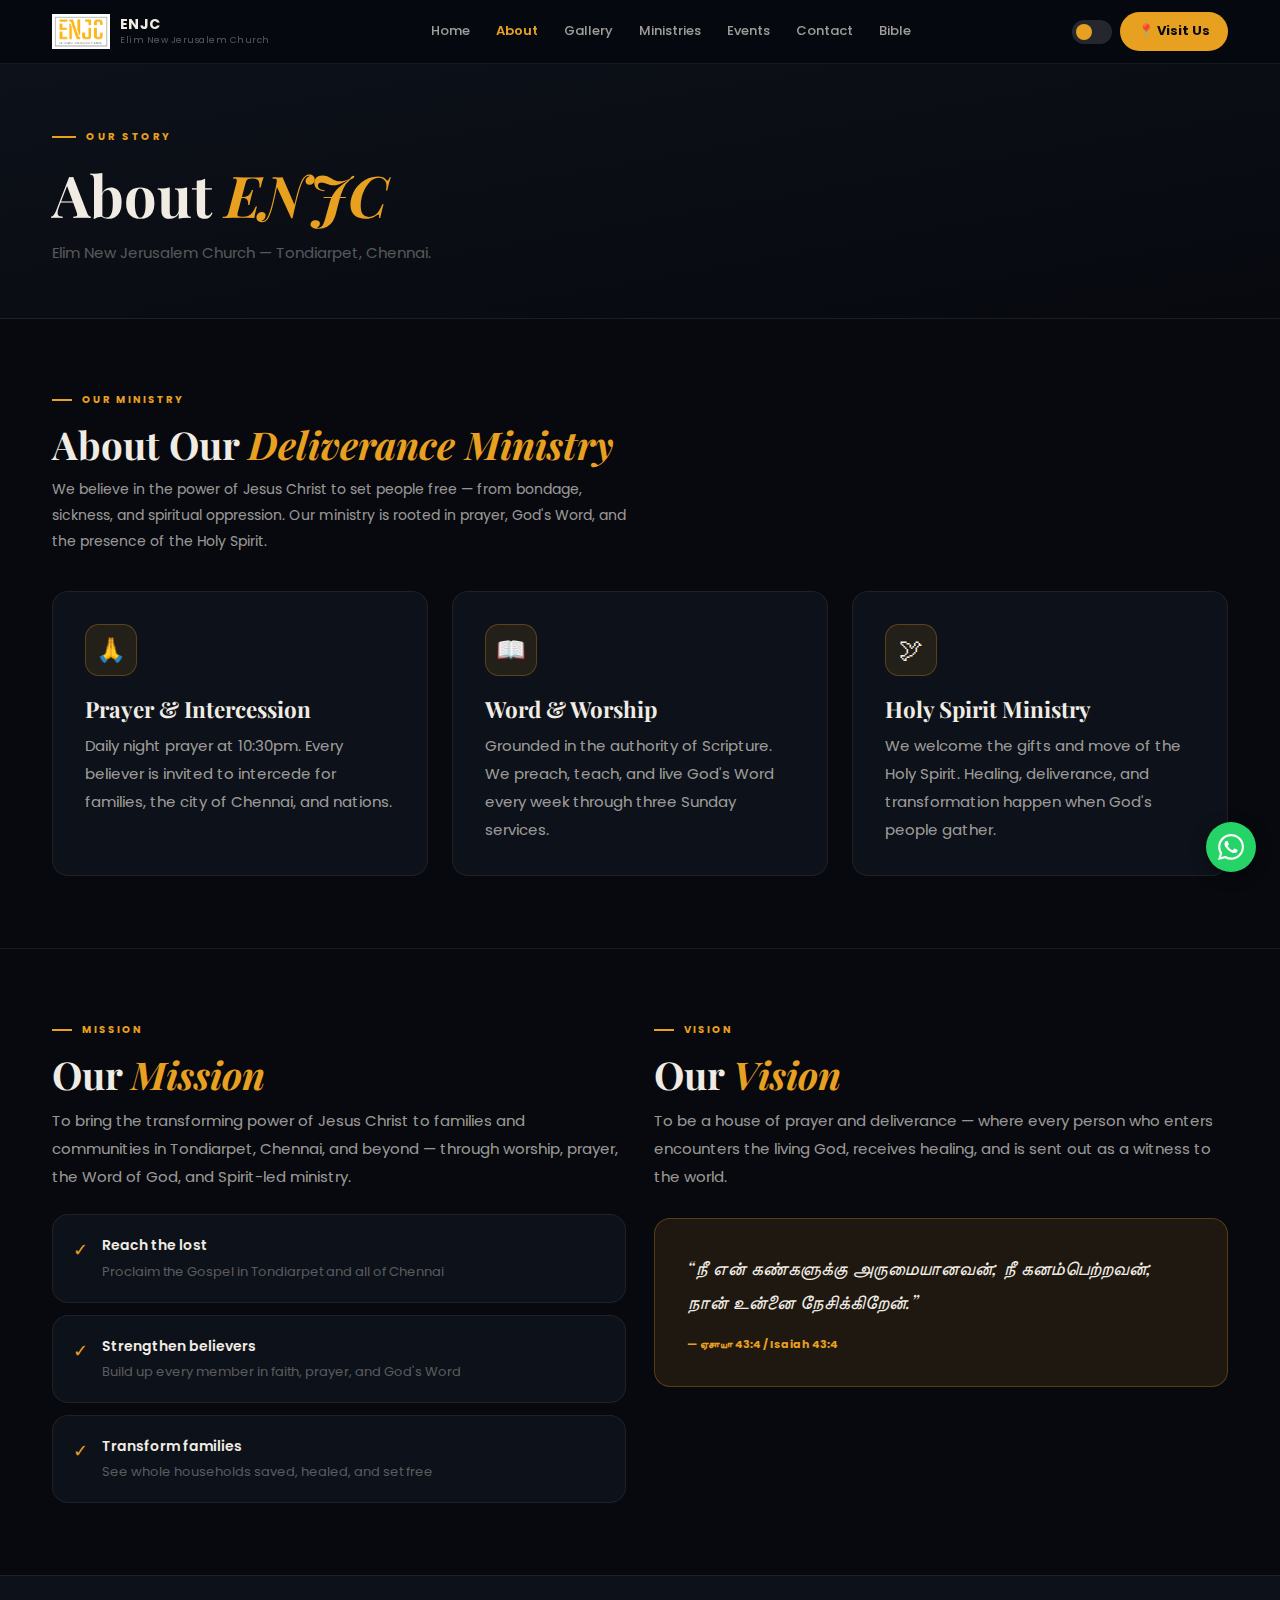
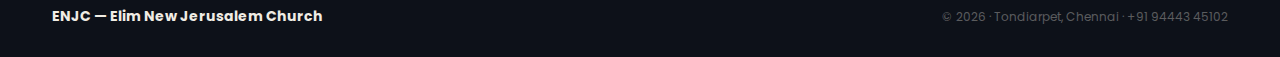
<file: about.html>
<!DOCTYPE html>
<html lang="en">
<head>
<meta charset="UTF-8">
<meta name="viewport" content="width=device-width,initial-scale=1">
<title>About Us | ENJC</title>
<meta name="description" content="Elim New Jerusalem Church, Tondiarpet, Chennai. Sunday 5:30, 8:30, 11:30am. Night Prayer 10:30pm daily.">
<link rel="preconnect" href="https://fonts.googleapis.com">
<link href="https://fonts.googleapis.com/css2?family=Playfair+Display:ital,wght@0,600;0,700;0,800;1,600;1,700&family=Poppins:wght@300;400;500;600;700&family=Noto+Serif+Tamil:wght@400;600&display=swap" rel="stylesheet">
<script>
(function(){
  var saved=localStorage.getItem('enjc-theme')||'dark';
  if(saved==='light')document.documentElement.setAttribute('data-theme','light');
  window.toggleTheme=function(){
    var c=document.documentElement.getAttribute('data-theme')==='light'?'dark':'light';
    if(c==='light')document.documentElement.setAttribute('data-theme','light');
    else document.documentElement.removeAttribute('data-theme');
    localStorage.setItem('enjc-theme',c);
  };
  window.toggleMenu=function(){
    var m=document.getElementById('mob-menu');
    if(m)m.classList.toggle('open');
  };
  window.addEventListener('scroll',function(){
    var b=document.getElementById('st');
    if(b)b.classList.toggle('show',window.scrollY>320);
  },{passive:true});
  window.goTop=function(){window.scrollTo({top:0,behavior:'smooth'});};
})();
</script>
<style>
/* ═══════════════════════════════════════════
   RESET + TOKENS
═══════════════════════════════════════════ */
*,*::before,*::after{box-sizing:border-box;margin:0;padding:0}
:root{
  /* Colors — dark (default) */
  --bg:   #07090f;
  --bg2:  #0d1119;
  --bg3:  #131b27;
  --bg4:  #192233;
  --tx:   #f0ece4;
  --tx2:  rgba(240,236,228,.65);
  --tx3:  rgba(240,236,228,.35);
  --bd:   rgba(255,255,255,.07);
  --bd2:  rgba(255,255,255,.13);
  --gd:   #e8a020;
  --gd2:  rgba(232,160,32,.10);
  --gdb:  rgba(232,160,32,.28);
  --fh:   'Playfair Display',Georgia,serif;
  --fb:   'Poppins',system-ui,sans-serif;
  --fta:  'Noto Serif Tamil',serif;
  --nav-h: 64px;
  --max:  1240px;
  --r:    10px;
  --rl:   16px;
}
[data-theme="light"]{
  --bg:   #f8f6f1;
  --bg2:  #eeece6;
  --bg3:  #e4e0d8;
  --bg4:  #d9d4ca;
  --tx:   #1c1710;
  --tx2:  rgba(28,23,16,.62);
  --tx3:  rgba(28,23,16,.38);
  --bd:   rgba(28,23,16,.09);
  --bd2:  rgba(28,23,16,.18);
  --gd:   #9a6c0a;
  --gd2:  rgba(154,108,10,.09);
  --gdb:  rgba(154,108,10,.28);
}

/* ═══════════════════════════════════════════
   BASE
═══════════════════════════════════════════ */
html{scroll-behavior:smooth}
body{
  background:var(--bg);
  color:var(--tx);
  font-family:var(--fb);
  font-size:16px;
  line-height:1.75;
  -webkit-font-smoothing:antialiased;
  padding-bottom:68px;
  transition:background .25s,color .25s;
}
@media(min-width:901px){body{padding-bottom:0}}

h1,h2,h3,h4{font-family:var(--fh);color:var(--tx);line-height:1.2;font-weight:700}
h1{font-size:clamp(2.2rem,5vw,3.6rem)}
h2{font-size:clamp(1.7rem,3.5vw,2.4rem)}
h3{font-size:clamp(1.1rem,2vw,1.4rem)}
h4{font-size:1rem;font-family:var(--fb)}
p{color:var(--tx2);line-height:1.85;font-size:15px}
a{text-decoration:none;color:inherit}
img{max-width:100%;display:block}

/* ═══════════════════════════════════════════
   LAYOUT
═══════════════════════════════════════════ */
.container{max-width:var(--max);margin:0 auto;padding:0 32px}
@media(max-width:600px){.container{padding:0 18px}}
.section{padding:72px 0}
.section-sm{padding:48px 0}
@media(max-width:768px){.section{padding:48px 0}.section-sm{padding:32px 0}}
.divider{height:1px;background:var(--bd);width:100%}

/* ═══════════════════════════════════════════
   NAV
═══════════════════════════════════════════ */
.nav{
  position:sticky;top:0;z-index:999;
  height:var(--nav-h);
  background:rgba(7,9,15,.92);
  backdrop-filter:blur(20px);
  -webkit-backdrop-filter:blur(20px);
  border-bottom:1px solid var(--bd);
  transition:background .25s;
}
[data-theme="light"] .nav{background:rgba(248,246,241,.92)}
.nav .container{height:100%;display:flex;align-items:center;justify-content:space-between;gap:16px}
.nav-logo{display:flex;align-items:center;gap:10px;flex-shrink:0}
.nav-logo-img{height:36px;width:auto;object-fit:contain}
.nav-logo-fb{height:36px;padding:0 12px;background:var(--gd);border-radius:6px;display:none;align-items:center;justify-content:center;font-size:13px;font-weight:800;color:#07090f;letter-spacing:-.5px}
.nav-logo-name{font-size:14px;font-weight:700;color:var(--tx);letter-spacing:.3px;line-height:1.3}
.nav-logo-sub{font-size:9px;color:var(--tx3);letter-spacing:.5px}
.nav-links{display:flex;gap:0;align-items:center}
.nav-a{font-size:13px;font-weight:500;color:var(--tx2);padding:6px 13px;border-radius:6px;transition:color .15s;white-space:nowrap}
.nav-a:hover{color:var(--tx)}
.nav-a.act{color:var(--gd);font-weight:600}
.nav-right{display:flex;align-items:center;gap:8px;flex-shrink:0}
.nav-theme{width:40px;height:24px;border-radius:99px;background:var(--bd2);border:none;cursor:pointer;position:relative;display:flex;align-items:center;padding:4px;flex-shrink:0}
.nav-theme-dot{width:16px;height:16px;border-radius:50%;background:var(--gd);transition:transform .22s}
[data-theme="light"] .nav-theme-dot{transform:translateX(16px)}
.nav-visit{background:var(--gd);color:#07090f;padding:8px 18px;border-radius:99px;font-size:13px;font-weight:700;white-space:nowrap;transition:filter .15s}
.nav-visit:hover{filter:brightness(1.09)}
.nav-ham{display:none;flex-direction:column;gap:5px;cursor:pointer;padding:5px;background:none;border:none;flex-shrink:0}
.nav-ham span{width:22px;height:2px;background:var(--tx2);border-radius:2px;transition:all .25s;display:block}
.mob-menu{display:none;flex-direction:column;background:var(--bg2);border-bottom:1px solid var(--bd)}
.mob-menu.open{display:flex}
.mob-menu a{color:var(--tx2);font-size:14px;font-weight:500;padding:13px 20px;border-bottom:1px solid var(--bd)}
.mob-menu a:last-child{border-bottom:none}
.mob-menu a.act{color:var(--gd)}
@media(max-width:900px){.nav-links,.nav-visit{display:none}.nav-ham{display:flex}}

/* ═══════════════════════════════════════════
   PAGE HERO
═══════════════════════════════════════════ */
.page-hero{
  background:linear-gradient(170deg,var(--bg2) 0%,var(--bg) 100%);
  border-bottom:1px solid var(--bd);
  padding:64px 0 52px;
}
.page-tag{
  display:flex;align-items:center;gap:10px;
  font-size:10px;font-weight:700;letter-spacing:2.5px;
  text-transform:uppercase;color:var(--gd);
  margin-bottom:14px;
}
.page-tag::before{content:'';width:24px;height:1.5px;background:var(--gd);flex-shrink:0}
.page-hero p{font-size:15px;color:var(--tx3);margin-top:10px;max-width:480px}

/* ═══════════════════════════════════════════
   SECTION LABELS
═══════════════════════════════════════════ */
.sec-tag{
  display:flex;align-items:center;gap:10px;
  font-size:10px;font-weight:700;letter-spacing:2px;
  text-transform:uppercase;color:var(--gd);
  margin-bottom:12px;
}
.sec-tag::before{content:'';width:20px;height:1.5px;background:var(--gd);flex-shrink:0}
.sec-h2{color:var(--tx);margin-bottom:10px}
.sec-h2 em,.page-hero h1 em{color:var(--gd);font-style:italic}
.sec-sub{font-size:14px;color:var(--tx2);max-width:580px;line-height:1.85;margin-bottom:36px}

/* ═══════════════════════════════════════════
   CARDS
═══════════════════════════════════════════ */
.card{background:var(--bg2);border:1px solid var(--bd);border-radius:var(--rl);transition:border-color .2s}
.card:hover{border-color:var(--bd2)}
.card-gold{background:var(--gd2);border-color:var(--gdb)}

/* ═══════════════════════════════════════════
   BUTTONS
═══════════════════════════════════════════ */
.btn{
  display:inline-flex;align-items:center;justify-content:center;gap:8px;
  padding:12px 28px;border-radius:99px;
  font-size:14px;font-weight:600;font-family:var(--fb);
  cursor:pointer;border:none;transition:all .2s;
  text-decoration:none;white-space:nowrap;line-height:1;
}
.btn-gold{background:var(--gd);color:#07090f}
.btn-gold:hover{filter:brightness(1.08)}
.btn-outline{background:transparent;border:1.5px solid var(--bd2);color:var(--tx2)}
.btn-outline:hover{border-color:var(--gdb);color:var(--gd)}
@media(max-width:480px){.btn{padding:11px 22px;font-size:13px}}

/* ═══════════════════════════════════════════
   FORM ELEMENTS
═══════════════════════════════════════════ */
.form-input{
  width:100%;background:var(--bg);
  border:1px solid var(--bd2);border-radius:var(--r);
  padding:13px 16px;color:var(--tx);
  font-size:14px;font-family:var(--fb);
  outline:none;transition:border-color .2s;
  -webkit-appearance:none;
}
.form-input::placeholder{color:var(--tx3)}
.form-input:focus{border-color:var(--gdb)}
[data-theme="light"] .form-input{background:var(--bg3)}
textarea.form-input{resize:vertical;min-height:120px}

/* ═══════════════════════════════════════════
   FOOTER
═══════════════════════════════════════════ */
footer{background:var(--bg2);border-top:1px solid var(--bd);padding:28px 0}
.footer-inner{display:flex;align-items:center;justify-content:space-between;flex-wrap:wrap;gap:12px}
.footer-logo{font-size:14px;font-weight:700;color:var(--tx)}
.footer-copy{font-size:12px;color:var(--tx3)}
@media(max-width:600px){.footer-inner{flex-direction:column;text-align:center}}

/* ═══════════════════════════════════════════
   BOTTOM NAV
═══════════════════════════════════════════ */
.bnav{
  display:none;position:fixed;
  bottom:0;left:0;right:0;
  height:64px;z-index:900;
  background:rgba(7,9,15,.97);
  border-top:1px solid rgba(232,160,32,.18);
  align-items:stretch;
}
[data-theme="light"] .bnav{background:rgba(248,246,241,.97)}
@media(max-width:900px){.bnav{display:flex!important}}
.bnav-item{flex:1;display:flex;flex-direction:column;align-items:center;justify-content:center;gap:3px;text-decoration:none;padding:6px 0 8px;transition:opacity .15s}
.bnav-icon{font-size:19px;line-height:1}
.bnav-lbl{font-size:9px;color:var(--tx3);letter-spacing:.2px;font-family:var(--fb)}
.bnav-item.act .bnav-lbl{color:var(--gd)}
.bnav-center{flex:1;display:flex;align-items:center;justify-content:center;padding-bottom:4px}
.bnav-btn{
  width:52px;height:52px;background:var(--gd);
  border-radius:50%;display:flex;align-items:center;justify-content:center;
  font-size:22px;color:#07090f;
  margin-top:-20px;text-decoration:none;
  box-shadow:0 4px 18px rgba(232,160,32,.45),0 0 0 3px var(--bg);
  transition:transform .2s;
}
.bnav-btn:hover{transform:scale(1.07)}

/* ═══════════════════════════════════════════
   WA FLOAT + SCROLL TOP
═══════════════════════════════════════════ */
.wa-float{
  position:fixed;bottom:80px;right:18px;
  width:50px;height:50px;background:#25d366;
  border-radius:50%;display:flex;align-items:center;justify-content:center;
  z-index:800;box-shadow:0 4px 16px rgba(0,0,0,.4);
  text-decoration:none;transition:transform .2s;
}
.wa-float:hover{transform:scale(1.09)}
.scroll-top{
  position:fixed;bottom:80px;right:76px;
  width:44px;height:44px;background:var(--gd);
  border-radius:50%;display:flex;align-items:center;justify-content:center;
  font-size:18px;color:#07090f;font-weight:700;
  cursor:pointer;border:none;
  box-shadow:0 4px 14px rgba(0,0,0,.35);
  opacity:0;pointer-events:none;transition:all .25s;z-index:800;
}
.scroll-top.show{opacity:1;pointer-events:all}
@media(min-width:901px){
  .wa-float{bottom:28px;right:24px}
  .scroll-top{bottom:28px;right:84px}
}

/* ═══════════════════════════════════════════
   BADGE / TAG PILL
═══════════════════════════════════════════ */
.badge{display:inline-block;font-size:10px;font-weight:700;padding:4px 12px;border-radius:99px;letter-spacing:.5px;text-transform:uppercase}
.badge-gold{background:var(--gd2);color:var(--gd);border:1px solid var(--gdb)}
.badge-blue{background:rgba(59,130,246,.1);color:#60a5fa;border:1px solid rgba(59,130,246,.25)}
.badge-green{background:rgba(34,197,94,.1);color:#4ade80;border:1px solid rgba(34,197,94,.25)}

/* ═══════════════════════════════════════════
   GRID HELPERS
═══════════════════════════════════════════ */
.grid-2{display:grid;grid-template-columns:1fr 1fr;gap:28px}
.grid-3{display:grid;grid-template-columns:repeat(3,1fr);gap:24px}
@media(max-width:900px){.grid-3{grid-template-columns:1fr}}
@media(max-width:768px){.grid-2{grid-template-columns:1fr;gap:20px}}
</style>
</head>
<body>
<nav class="nav">
<div class="container">
  <a href="index.html" class="nav-logo">
    <img src="images/logo.png" class="nav-logo-img" alt="ENJC" onerror="this.style.display='none';this.nextElementSibling.style.display='flex'">
    <div class="nav-logo-fb">ENJC</div>
    <div>
      <div class="nav-logo-name">ENJC</div>
      <div class="nav-logo-sub">Elim New Jerusalem Church</div>
    </div>
  </a>
  <nav class="nav-links"><a href="index.html" class="nav-a">Home</a><a href="about.html" class="nav-a act">About</a><a href="gallery.html" class="nav-a">Gallery</a><a href="ministries.html" class="nav-a">Ministries</a><a href="events.html" class="nav-a">Events</a><a href="contact.html" class="nav-a">Contact</a><a href="bible.html" class="nav-a">Bible</a></nav>
  <div class="nav-right">
    <button class="nav-theme" onclick="toggleTheme()" aria-label="Toggle theme">
      <div class="nav-theme-dot"></div>
    </button>
    <a href="https://maps.app.goo.gl/QUGpNoohYrcihMkR7" target="_blank" class="nav-visit">📍 Visit Us</a>
  </div>
  <button class="nav-ham" onclick="toggleMenu()" aria-label="Menu">
    <span></span><span></span><span></span>
  </button>
</div>
<div class="mob-menu" id="mob-menu"><a href="index.html">Home</a><a href="about.html" class="act">About</a><a href="gallery.html">Gallery</a><a href="ministries.html">Ministries</a><a href="events.html">Events</a><a href="contact.html">Contact</a><a href="bible.html">Bible</a></div>
</nav>
<div class="page-hero">
  <div class="container">
    <div class="page-tag">Our Story</div>
    <h1>About <em>ENJC</em></h1>
    <p>Elim New Jerusalem Church — Tondiarpet, Chennai.</p>
  </div>
</div>

<!-- DELIVERANCE MINISTRY -->
<div class="section">
  <div class="container">
    <div class="sec-tag">Our Ministry</div>
    <h2 class="sec-h2">About Our <em>Deliverance Ministry</em></h2>
    <p class="sec-sub">We believe in the power of Jesus Christ to set people free — from bondage, sickness, and spiritual oppression. Our ministry is rooted in prayer, God&#39;s Word, and the presence of the Holy Spirit.</p>
    <div class="grid-3">
      <div class="card" style="padding:32px">
        <div style="width:52px;height:52px;background:var(--gd2);border:1px solid var(--gdb);border-radius:14px;display:flex;align-items:center;justify-content:center;font-size:24px;margin-bottom:20px">🙏</div>
        <h3 style="margin-bottom:10px">Prayer &amp; Intercession</h3>
        <p>Daily night prayer at 10:30pm. Every believer is invited to intercede for families, the city of Chennai, and nations.</p>
      </div>
      <div class="card" style="padding:32px">
        <div style="width:52px;height:52px;background:var(--gd2);border:1px solid var(--gdb);border-radius:14px;display:flex;align-items:center;justify-content:center;font-size:24px;margin-bottom:20px">📖</div>
        <h3 style="margin-bottom:10px">Word &amp; Worship</h3>
        <p>Grounded in the authority of Scripture. We preach, teach, and live God&#39;s Word every week through three Sunday services.</p>
      </div>
      <div class="card" style="padding:32px">
        <div style="width:52px;height:52px;background:var(--gd2);border:1px solid var(--gdb);border-radius:14px;display:flex;align-items:center;justify-content:center;font-size:24px;margin-bottom:20px">🕊</div>
        <h3 style="margin-bottom:10px">Holy Spirit Ministry</h3>
        <p>We welcome the gifts and move of the Holy Spirit. Healing, deliverance, and transformation happen when God&#39;s people gather.</p>
      </div>
    </div>
  </div>
</div>

<div class="divider"></div>

<!-- MISSION & VISION -->
<div class="section">
  <div class="container">
    <div class="grid-2" style="align-items:start">
      <div>
        <div class="sec-tag">Mission</div>
        <h2 class="sec-h2">Our <em>Mission</em></h2>
        <p style="margin-bottom:24px">To bring the transforming power of Jesus Christ to families and communities in Tondiarpet, Chennai, and beyond — through worship, prayer, the Word of God, and Spirit-led ministry.</p>
        <div style="display:flex;flex-direction:column;gap:12px">
          <div class="card" style="padding:18px 20px;display:flex;align-items:flex-start;gap:14px">
            <span style="color:var(--gd);font-size:18px;font-weight:700;flex-shrink:0;margin-top:1px">✓</span>
            <div>
              <div style="font-size:14px;font-weight:600;color:var(--tx);margin-bottom:3px">Reach the lost</div>
              <div style="font-size:13px;color:var(--tx3)">Proclaim the Gospel in Tondiarpet and all of Chennai</div>
            </div>
          </div>
          <div class="card" style="padding:18px 20px;display:flex;align-items:flex-start;gap:14px">
            <span style="color:var(--gd);font-size:18px;font-weight:700;flex-shrink:0;margin-top:1px">✓</span>
            <div>
              <div style="font-size:14px;font-weight:600;color:var(--tx);margin-bottom:3px">Strengthen believers</div>
              <div style="font-size:13px;color:var(--tx3)">Build up every member in faith, prayer, and God&#39;s Word</div>
            </div>
          </div>
          <div class="card" style="padding:18px 20px;display:flex;align-items:flex-start;gap:14px">
            <span style="color:var(--gd);font-size:18px;font-weight:700;flex-shrink:0;margin-top:1px">✓</span>
            <div>
              <div style="font-size:14px;font-weight:600;color:var(--tx);margin-bottom:3px">Transform families</div>
              <div style="font-size:13px;color:var(--tx3)">See whole households saved, healed, and set free</div>
            </div>
          </div>
        </div>
      </div>
      <div>
        <div class="sec-tag">Vision</div>
        <h2 class="sec-h2">Our <em>Vision</em></h2>
        <p style="margin-bottom:28px">To be a house of prayer and deliverance — where every person who enters encounters the living God, receives healing, and is sent out as a witness to the world.</p>
        <div class="card card-gold" style="padding:32px">
          <p style="font-family:var(--fh);font-size:1.2rem;color:var(--tx);line-height:1.75;font-style:italic;margin-bottom:16px">&#8220;நீ என் கண்களுக்கு அருமையானவன்; நீ கனம்பெற்றவன்; நான் உன்னை நேசிக்கிறேன்.&#8221;</p>
          <div style="font-size:11px;color:var(--gd);font-weight:700">— ஏசாயா 43:4 / Isaiah 43:4</div>
        </div>
      </div>
    </div>
  </div>
</div>
<footer>
<div class="container">
  <div class="footer-inner">
    <div class="footer-logo">ENJC — Elim New Jerusalem Church</div>
    <div class="footer-copy">© 2026 · Tondiarpet, Chennai · +91 94443 45102</div>
  </div>
</div>
</footer><a href="https://wa.me/919444345102" target="_blank" class="wa-float" title="WhatsApp"><svg width="26" height="26" viewBox="0 0 24 24" fill="white"><path d="M17.472 14.382c-.297-.149-1.758-.867-2.03-.967-.273-.099-.471-.148-.67.15-.197.297-.767.966-.94 1.164-.173.199-.347.223-.644.075-.297-.15-1.255-.463-2.39-1.475-.883-.788-1.48-1.761-1.653-2.059-.173-.297-.018-.458.13-.606.134-.133.298-.347.446-.52.149-.174.198-.298.298-.497.099-.198.05-.371-.025-.52-.075-.149-.669-1.612-.916-2.207-.242-.579-.487-.5-.669-.51-.173-.008-.371-.01-.57-.01-.198 0-.52.074-.792.372-.272.297-1.04 1.016-1.04 2.479 0 1.462 1.065 2.875 1.213 3.074.149.198 2.096 3.2 5.077 4.487.709.306 1.262.489 1.694.625.712.227 1.36.195 1.871.118.571-.085 1.758-.719 2.006-1.413.248-.694.248-1.289.173-1.413-.074-.124-.272-.198-.57-.347m-5.421 7.403h-.004a9.87 9.87 0 01-5.031-1.378l-.361-.214-3.741.982.998-3.648-.235-.374a9.86 9.86 0 01-1.51-5.26c.001-5.45 4.436-9.884 9.888-9.884 2.64 0 5.122 1.03 6.988 2.898a9.825 9.825 0 012.893 6.994c-.003 5.45-4.437 9.884-9.885 9.884m8.413-18.297A11.815 11.815 0 0012.05 0C5.495 0 .16 5.335.157 11.892c0 2.096.547 4.142 1.588 5.945L.057 24l6.305-1.654a11.882 11.882 0 005.683 1.448h.005c6.554 0 11.89-5.335 11.893-11.893a11.821 11.821 0 00-3.48-8.413Z"/></svg></a><nav class="bnav">
  <a href="index.html" class="bnav-item"><span class="bnav-icon">🏠</span><span class="bnav-lbl">Home</span></a>
  <a href="about.html" class="bnav-item act"><span class="bnav-icon">✝</span><span class="bnav-lbl">About</span></a>
  <div class="bnav-center"><a href="bible.html" class="bnav-btn">📖</a></div>
  <a href="events.html" class="bnav-item"><span class="bnav-icon">📅</span><span class="bnav-lbl">Events</span></a>
  <a href="contact.html" class="bnav-item"><span class="bnav-icon">✉</span><span class="bnav-lbl">Contact</span></a>
</nav><button class="scroll-top" id="st" onclick="goTop()" aria-label="Back to top">↑</button>
</body></html>
</file>
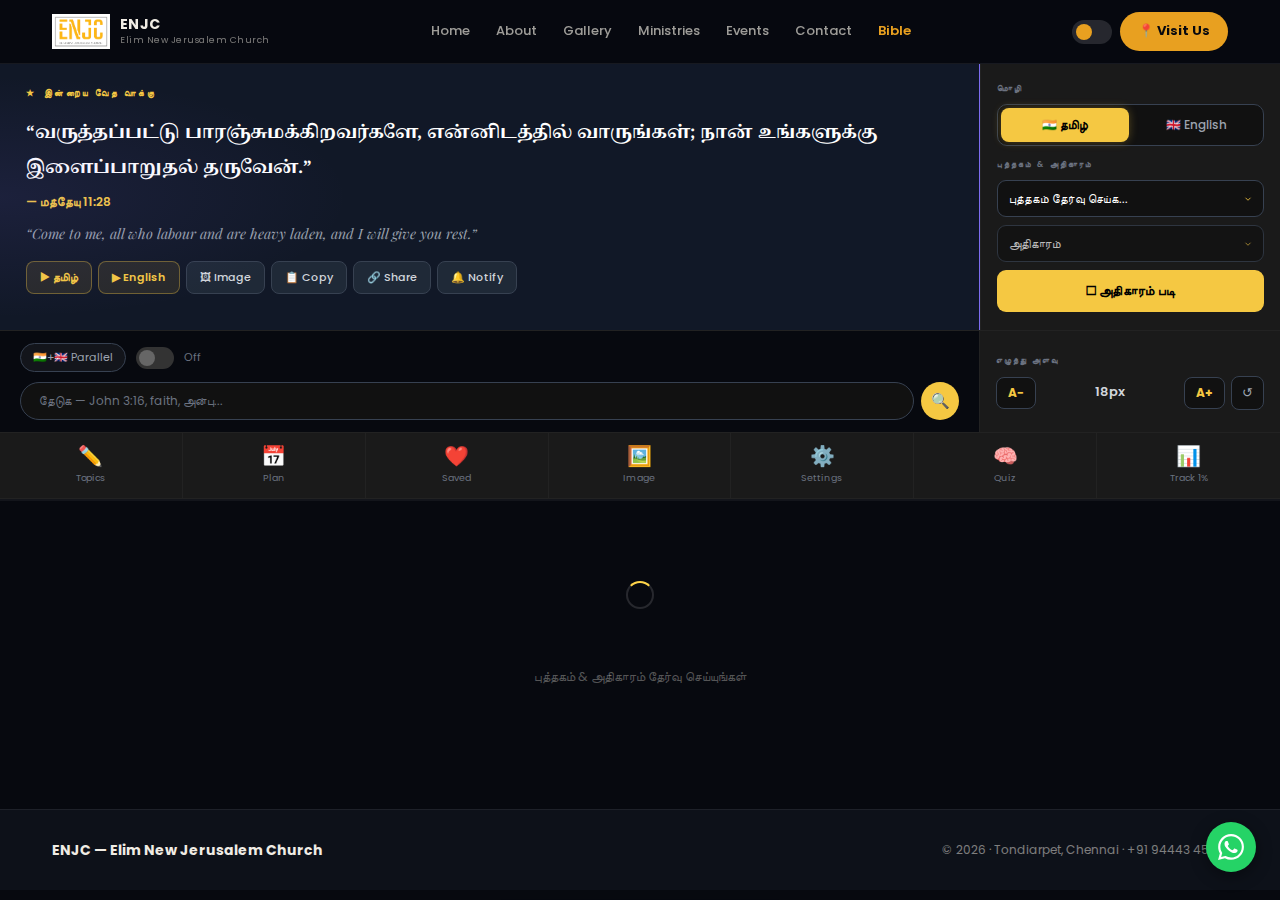
<file: bible.html>
<!DOCTYPE html>
<html lang="en">
<head>
<meta charset="UTF-8">
<meta name="viewport" content="width=device-width,initial-scale=1,maximum-scale=1">
<title>பரிசுத்த வேதாகமம் | ENJC</title>
<meta name="description" content="Tamil & English Bible — 66 books, Audio, Image, Bookmark | ENJC Tondiarpet Chennai">
<script src="js/site.js"></script>
<link rel="preconnect" href="https://fonts.googleapis.com">
<link href="https://fonts.googleapis.com/css2?family=Playfair+Display:ital,wght@0,600;0,700;0,800;1,600;1,700&family=Poppins:wght@300;400;500;600;700&family=Noto+Serif+Tamil:wght@400;600&display=swap" rel="stylesheet">
<link rel="stylesheet" href="css/main.css">
<script src="https://code.responsivevoice.org/responsivevoice.js?key=FREE" defer></script>
<style>
/* ═══════════════════════════════════════════════
   ENJC Bible — Redesign 2026
   Aesthetic: Sacred Editorial Dark
   Accent: Warm Gold (#FFD54A) on deep navy
═══════════════════════════════════════════════ */

:root {
  --bg:      #07090f;
  --bg2:     #0c0f1a;
  --bg3:     #111520;
  --bg4:     #181d2e;
  --tx:      #eae8e0;
  --tx2:     rgba(234,232,224,.65);
  --tx3:     rgba(234,232,224,.35);
  --gd:      #FFD54A;
  --gd2:     #FFC107;
  --gdb:     rgba(255,213,74,.28);
  --gdm:     rgba(255,213,74,.09);
  --bd:      rgba(255,255,255,.07);
  --bd2:     rgba(255,255,255,.13);
  --sans:    'Poppins', sans-serif;
  --serif:   'Playfair Display', Georgia, serif;
  --tamil:   'Noto Serif Tamil', serif;
  --glow:    0 0 40px rgba(255,213,74,.12);
  --glow-sm: 0 0 12px rgba(255,213,74,.2);
}

*  { box-sizing: border-box; margin: 0; padding: 0; }
body {
  background: var(--bg);
  color: var(--tx);
  font-family: var(--sans);
  min-height: 100vh;
  overflow-x: hidden;
}
h1,h2,h3 { font-family: var(--serif) !important; }

/* ── HERO ────────────────────────────────────── */
.bible-hero {
  position: relative;
  padding: 36px 24px 28px;
  text-align: center;
  border-bottom: 1px solid var(--bd);
  overflow: hidden;
}
.bible-hero::before {
  content: '';
  position: absolute;
  inset: 0;
  background: radial-gradient(ellipse 70% 80% at 50% 110%,
    rgba(255,213,74,.07) 0%, transparent 65%);
  pointer-events: none;
}
.hero-eyebrow {
  display: flex;
  align-items: center;
  justify-content: center;
  gap: 10px;
  font-size: 9px;
  font-weight: 700;
  letter-spacing: 3.5px;
  text-transform: uppercase;
  color: var(--gd);
  margin-bottom: 10px;
}
.hero-eyebrow::before,.hero-eyebrow::after {
  content: '';
  width: 24px; height: 1px;
  background: var(--gd);
  opacity: .5;
}
.bible-hero h1 {
  font-size: clamp(1.8rem,5vw,2.6rem);
  font-weight: 700;
  color: var(--tx);
  line-height: 1.2;
  margin-bottom: 6px;
}
.bible-hero h1 em { color: var(--gd); font-style: italic; }
.bible-hero p { font-size: 12px; color: var(--tx3); letter-spacing: .4px; }

/* ── LAYOUT ──────────────────────────────────── */
.bl-layout {
  display: grid;
  grid-template-columns: 1fr 300px;
  max-width: 1280px;
  margin: 0 auto;
  min-height: calc(100vh - 180px);
}
@media(max-width:960px) { .bl-layout { grid-template-columns: 1fr; } }

/* ── MAIN (LEFT) ─────────────────────────────── */
.bl-main {
  max-width: 860px;
  width: 100%;
  margin: 0 auto;
  display: flex;
  flex-direction: column;
  border-right: 1px solid var(--bd);
}

/* ── VOTD ────────────────────────────────────── */
.votd {
  position: relative;
  padding: 32px 40px 24px;
  background: linear-gradient(160deg, #0d1322 0%, var(--bg) 100%);
  border-bottom: 1px solid var(--bd);
  text-align: center;
  overflow: hidden;
}
.votd::before {
  content: '';
  position: absolute;
  inset: 0;
  background: radial-gradient(ellipse 60% 70% at 50% 50%,
    rgba(255,213,74,.06) 0%, transparent 70%);
  pointer-events: none;
}
.votd::after {
  content: '';
  position: absolute;
  top: 0; left: 10%; right: 10%;
  height: 2px;
  background: linear-gradient(90deg, transparent, var(--gd), transparent);
  opacity: .5;
}
.votd-badge {
  display: inline-flex;
  align-items: center;
  gap: 6px;
  font-size: 8px;
  font-weight: 700;
  letter-spacing: 2.5px;
  text-transform: uppercase;
  color: var(--gd);
  margin-bottom: 18px;
}
.votd-badge::before { content: '★'; font-size: 10px; }

.votd-ta {
  font-family: var(--tamil);
  font-size: clamp(1.1rem, 2.5vw, 1.35rem);
  line-height: 2.1;
  color: var(--tx);
  margin-bottom: 6px;
  position: relative;
}
.votd-taref {
  font-size: 12px;
  color: var(--gd);
  font-weight: 600;
  display: block;
  margin-bottom: 10px;
  font-style: normal;
  letter-spacing: .3px;
}
.votd-en {
  font-family: var(--serif);
  font-style: italic;
  font-size: .92rem;
  color: var(--tx3);
  margin-bottom: 6px;
  line-height: 1.7;
}
.votd-enref {
  font-size: 10px;
  color: var(--tx3);
  display: block;
  margin-bottom: 18px;
  font-style: normal;
}

/* Verse action pills */
.votd-pills {
  display: flex;
  gap: 6px;
  flex-wrap: wrap;
  justify-content: center;
}
.v-pill {
  display: inline-flex;
  align-items: center;
  gap: 5px;
  background: rgba(255,255,255,.05);
  border: 1px solid var(--bd);
  border-radius: 99px;
  padding: 7px 16px;
  font-size: 11px;
  font-weight: 500;
  color: var(--tx2);
  cursor: pointer;
  font-family: var(--sans);
  transition: all .2s;
  white-space: nowrap;
}
.v-pill:hover {
  border-color: var(--gdb);
  color: var(--gd);
  background: var(--gdm);
  transform: translateY(-1px);
  box-shadow: var(--glow-sm);
}
.v-pill.gold {
  background: var(--gdm);
  border-color: var(--gdb);
  color: var(--gd);
  font-weight: 600;
}
.v-pill.gold:hover {
  background: var(--gd);
  color: #07090f;
  box-shadow: 0 0 18px rgba(255,213,74,.35);
}

/* ── CTRL BAR ────────────────────────────────── */
.ctrl-bar {
  display: flex;
  align-items: center;
  justify-content: space-between;
  padding: 8px 24px;
  border-bottom: 1px solid var(--bd);
  background: var(--bg2);
  gap: 10px;
}
.para-toggle {
  display: flex;
  align-items: center;
  gap: 8px;
  font-size: 11px;
  color: var(--tx3);
}
.toggle-btn {
  background: rgba(255,255,255,.05);
  border: 1px solid var(--bd);
  border-radius: 99px;
  padding: 4px 12px;
  font-size: 10px;
  color: var(--tx3);
  cursor: pointer;
  font-family: var(--sans);
  transition: all .2s;
}
.toggle-btn.on {
  background: var(--gdm);
  border-color: var(--gdb);
  color: var(--gd);
}

/* ── SEARCH ──────────────────────────────────── */
.search-row {
  display: flex;
  gap: 8px;
  padding: 10px 24px;
  border-bottom: 1px solid var(--bd);
  background: var(--bg2);
}
@media(max-width:600px) { .search-row { padding: 8px 14px; } }
.search-inp {
  flex: 1;
  background: rgba(255,255,255,.04);
  border: 1px solid var(--bd);
  border-radius: 99px;
  padding: 9px 18px;
  color: var(--tx);
  font-size: 13px;
  font-family: var(--sans);
  outline: none;
  transition: border .2s, box-shadow .2s;
}
.search-inp:focus {
  border-color: var(--gdb);
  box-shadow: 0 0 0 3px rgba(255,213,74,.06);
}
.search-inp::placeholder { color: var(--tx3); }
.search-btn {
  background: var(--gd);
  border: none;
  border-radius: 99px;
  width: 38px;
  height: 38px;
  cursor: pointer;
  font-size: 15px;
  flex-shrink: 0;
  display: flex;
  align-items: center;
  justify-content: center;
  transition: all .2s;
  box-shadow: 0 0 0 rgba(255,213,74,0);
}
.search-btn:hover {
  filter: brightness(1.1);
  box-shadow: 0 0 16px rgba(255,213,74,.4);
  transform: scale(1.05);
}

/* ── OFFLINE ─────────────────────────────────── */
.offline-bar {
  padding: 7px 24px;
  background: rgba(255,213,74,.06);
  border-bottom: 1px solid var(--gdb);
  font-size: 10px;
  color: var(--gd);
  display: none;
}

/* ── AUDIO BAR ───────────────────────────────── */
.audio-bar {
  display: none;
  align-items: center;
  gap: 10px;
  padding: 10px 20px;
  background: var(--bg3);
  border-bottom: 1px solid var(--bd);
}
.aud-play-btn {
  width: 36px;
  height: 36px;
  border-radius: 50%;
  background: var(--gd);
  border: none;
  cursor: pointer;
  flex-shrink: 0;
  display: flex;
  align-items: center;
  justify-content: center;
  font-size: 13px;
  color: #07090f;
  transition: all .2s;
  box-shadow: 0 0 0 rgba(255,213,74,0);
}
.aud-play-btn:hover {
  filter: brightness(1.1);
  box-shadow: 0 0 18px rgba(255,213,74,.4);
}
.aud-info { flex: 1; min-width: 0; }
.aud-title {
  font-size: 12px;
  color: var(--tx);
  font-weight: 500;
  white-space: nowrap;
  overflow: hidden;
  text-overflow: ellipsis;
}
.aud-stat { font-size: 10px; color: var(--tx3); margin-top: 1px; }
.aud-spd {
  background: var(--bg2);
  border: 1px solid var(--bd);
  border-radius: 6px;
  padding: 5px 8px;
  font-size: 11px;
  color: var(--tx2);
  font-family: var(--sans);
  cursor: pointer;
}
.aud-ctrl-btn {
  background: rgba(255,255,255,.05);
  border: 1px solid var(--bd);
  border-radius: 7px;
  padding: 6px 11px;
  font-size: 14px;
  color: var(--gd);
  cursor: pointer;
  font-family: var(--sans);
  transition: all .2s;
  flex-shrink: 0;
}
.aud-ctrl-btn:hover {
  border-color: var(--gdb);
  filter: drop-shadow(0 0 6px rgba(255,213,74,.5));
  transform: scale(1.08);
}
.aud-stop {
  background: transparent;
  border: 1px solid var(--bd);
  border-radius: 7px;
  padding: 5px 11px;
  font-size: 11px;
  color: var(--tx3);
  cursor: pointer;
  font-family: var(--sans);
  transition: all .18s;
}
.aud-stop:hover {
  border-color: rgba(248,113,113,.4);
  color: #fca5a5;
}

/* ── CHAPTER BAR ─────────────────────────────── */
.ch-bar {
  display: none;
  align-items: center;
  justify-content: space-between;
  padding: 12px 24px;
  border-bottom: 1px solid var(--bd);
  background: var(--bg2);
  flex-wrap: wrap;
  gap: 8px;
}
.ch-info .ch-title {
  font-size: 15px;
  font-weight: 600;
  color: var(--tx);
}
.ch-info .ch-sub { font-size: 10px; color: var(--tx3); margin-top: 2px; }
.ch-nav { display: flex; gap: 6px; }
@media(max-width:600px) { .ch-nav { width:100%; justify-content:center; } }
.ch-btn {
  background: rgba(255,255,255,.05);
  border: 1px solid var(--bd);
  border-radius: 99px;
  padding: 7px 16px;
  font-size: 12px;
  color: var(--tx2);
  cursor: pointer;
  font-family: var(--sans);
  transition: all .2s;
  white-space: nowrap;
}
.ch-btn:hover {
  border-color: var(--gdb);
  color: var(--gd);
}
.ch-btn.primary {
  background: var(--gd);
  color: #07090f;
  border-color: var(--gd);
  font-weight: 600;
}
.ch-btn.primary:hover {
  box-shadow: 0 0 18px rgba(255,213,74,.4);
  transform: scale(1.03);
}
.ch-btn:disabled { opacity: .3; cursor: not-allowed; }
.ch-btn.bm-on { color: var(--gd); border-color: var(--gdb); background: var(--gdm); }
.ch-prog { height: 2px; background: rgba(255,255,255,.05); }
.ch-prog-fill { height: 2px; background: var(--gd); width: 0%; transition: width .5s; }

/* ── VERSE LIST ──────────────────────────────── */
#bcontent { flex: 1; background: var(--bg); }
.vlist { display: flex; flex-direction: column; }

.vi {
  display: flex;
  padding: 16px 28px;
  border-bottom: 1px solid rgba(255,255,255,.03);
  cursor: pointer;
  position: relative;
  transition: background .18s;
  gap: 16px;
  -webkit-tap-highlight-color: transparent;
}
@media(max-width:600px) { .vi { padding: 14px 16px; } }
.vi:hover { background: rgba(255,213,74,.03); }
.vi.vplay { background: rgba(255,213,74,.05); }
.vi.vplay::before {
  content: '';
  position: absolute;
  left: 0; top: 8px; bottom: 8px;
  width: 3px;
  border-radius: 3px;
  background: var(--gd);
  box-shadow: 0 0 8px rgba(255,213,74,.5);
}
.vi.vhl::before {
  content: '';
  position: absolute;
  left: 0; top: 8px; bottom: 8px;
  width: 3px;
  border-radius: 3px;
  background: var(--hl-color, #f5c518);
}
.vi.vhl { background: rgba(245,197,24,.03); }

.vn {
  color: var(--gd);
  font-size: 10px;
  font-weight: 700;
  min-width: 22px;
  padding-top: 5px;
  flex-shrink: 0;
  letter-spacing: .3px;
  opacity: .7;
}
.vi:hover .vn { opacity: 1; }
.vb { flex: 1; min-width: 0; }
.vtxt {
  color: var(--tx);
  line-height: 1.9;
  display: block;
  font-size: 17px;
}
.vtxt.ta-font {
  font-family: var(--tamil);
  line-height: 2.15;
  font-size: 17px;
}
.v-en-para {
  display: block;
  font-family: var(--serif);
  font-style: italic;
  color: var(--tx3);
  font-size: 13px;
  line-height: 1.7;
  margin-top: 8px;
  padding-top: 8px;
  border-top: 1px solid rgba(255,255,255,.05);
}
.vnote-preview {
  display: block;
  font-size: 11px;
  color: var(--gd);
  line-height: 1.5;
  margin-top: 6px;
  padding: 5px 10px;
  background: var(--gdm);
  border-radius: 5px;
  border-left: 2px solid var(--gd);
  font-style: italic;
}

/* inline verse action buttons (desktop hover) */
.vacts {
  display: flex;
  gap: 3px;
  padding-top: 3px;
  flex-shrink: 0;
  opacity: 0;
  transition: opacity .15s;
}
.vi:hover .vacts, .vi.vplay .vacts { opacity: 1; }
@media(max-width:700px) { .vacts { opacity: 1; } }
.vact {
  background: transparent;
  border: 1px solid var(--bd);
  border-radius: 7px;
  padding: 5px 8px;
  font-size: 13px;
  color: var(--gd);
  cursor: pointer;
  font-family: var(--sans);
  transition: all .18s;
  line-height: 1;
}
.vact:hover {
  border-color: var(--gdb);
  transform: scale(1.12);
  filter: drop-shadow(0 0 5px rgba(255,213,74,.55));
}
.vact.bm-on { color: var(--gd); border-color: var(--gdb); }

/* States */
.bload {
  display: flex;
  flex-direction: column;
  align-items: center;
  justify-content: center;
  padding: 80px 24px;
  gap: 16px;
  min-height: 300px;
}
.bspin {
  width: 28px; height: 28px;
  border: 2px solid var(--bd2);
  border-top-color: var(--gd);
  border-radius: 50%;
  animation: spin .7s linear infinite;
}
@keyframes spin { to { transform: rotate(360deg); } }
.bload p, .berr, .bempty {
  font-size: 13px;
  color: var(--tx3);
  text-align: center;
  padding: 40px 20px;
  line-height: 1.8;
}
.berr {
  color: #fca5a5;
  background: rgba(248,113,113,.07);
  border: 1px solid rgba(248,113,113,.15);
  border-radius: 12px;
  margin: 16px;
  padding: 16px;
}

/* ═══════════════════════════════════════════════
   SIDEBAR (RIGHT)
═══════════════════════════════════════════════ */
.bl-sidebar {
  padding: 24px 20px;
  background: var(--bg2);
  border-left: 1px solid var(--bd);
  position: sticky;
  top: 64px;
  height: calc(100vh - 64px);
  overflow-y: auto;
  display: flex;
  flex-direction: column;
  gap: 20px;
  scrollbar-width: thin;
  scrollbar-color: var(--gdb) transparent;
}
@media(max-width:960px) {
  .bl-sidebar {
    position: static;
    height: auto;
    border-left: none;
    border-top: 1px solid var(--bd);
    padding: 16px;
    gap: 14px;
    order: 2;
  }
}
.sb-sect-lbl {
  font-size: 8px;
  letter-spacing: 2px;
  text-transform: uppercase;
  color: var(--tx3);
  display: block;
  margin-bottom: 8px;
  font-family: var(--sans) !important;
}

/* Lang toggle */
.lang-toggle {
  display: flex;
  background: rgba(255,255,255,.03);
  border: 1px solid var(--bd);
  border-radius: 10px;
  padding: 3px;
  gap: 3px;
}
.lang-btn {
  flex: 1;
  padding: 8px 6px;
  border-radius: 8px;
  font-size: 12px;
  font-weight: 500;
  border: none;
  background: transparent;
  color: var(--tx3);
  cursor: pointer;
  transition: all .2s;
  font-family: var(--sans);
}
.lang-btn.on {
  background: var(--gd);
  color: #07090f;
  font-weight: 700;
  box-shadow: 0 0 12px rgba(255,213,74,.3);
}

/* Selects */
.bl-select {
  width: 100%;
  background: var(--bg3);
  border: 1px solid var(--bd);
  border-radius: 10px;
  padding: 10px 12px;
  color: var(--tx);
  font-size: 13px;
  font-family: var(--sans);
  cursor: pointer;
  appearance: none;
  background-image: url("data:image/svg+xml,%3Csvg xmlns='http://www.w3.org/2000/svg' width='10' height='10' viewBox='0 0 24 24' fill='none' stroke='%23FFD54A' stroke-width='2'%3E%3Cpolyline points='6 9 12 15 18 9'/%3E%3C/svg%3E");
  background-repeat: no-repeat;
  background-position: right 10px center;
  padding-right: 28px;
  margin-bottom: 6px;
  transition: border .2s, box-shadow .2s;
}
.bl-select:focus {
  outline: none;
  border-color: var(--gdb);
  box-shadow: 0 0 0 3px rgba(255,213,74,.07);
}

/* Read button */
.read-btn {
  width: 100%;
  background: var(--gd);
  color: #07090f;
  border: none;
  border-radius: 10px;
  padding: 11px;
  font-size: 13px;
  font-weight: 700;
  cursor: pointer;
  font-family: var(--sans);
  letter-spacing: .3px;
  transition: all .2s;
  box-shadow: 0 0 0 rgba(255,213,74,0);
}
.read-btn:hover {
  filter: brightness(1.08);
  box-shadow: 0 0 20px rgba(255,213,74,.35);
  transform: translateY(-1px);
}

/* Divider */
.sb-div { height: 1px; background: var(--bd); margin: 2px 0; }

/* Font size */
.fsz-row { display: flex; align-items: center; gap: 6px; }
.fsz-btn {
  background: var(--bg3);
  border: 1px solid var(--bd);
  border-radius: 8px;
  padding: 7px 11px;
  font-size: 12px;
  color: var(--gd);
  cursor: pointer;
  font-family: var(--sans);
  font-weight: 600;
  transition: all .2s;
  flex-shrink: 0;
}
.fsz-btn:hover {
  border-color: var(--gdb);
  filter: drop-shadow(0 0 5px rgba(255,213,74,.5));
  transform: scale(1.08);
}
.fsz-val {
  font-size: 11px;
  color: var(--tx3);
  flex: 1;
  text-align: center;
}

/* Feature grid */
.feat-grid {
  display: grid;
  grid-template-columns: 1fr 1fr;
  gap: 6px;
}
.feat-btn {
  background: rgba(255,255,255,.03);
  border: 1px solid var(--bd);
  border-radius: 12px;
  padding: 12px 6px;
  text-align: center;
  cursor: pointer;
  transition: all .2s;
  font-family: var(--sans);
  -webkit-tap-highlight-color: transparent;
  position: relative;
}
.feat-btn:hover {
  border-color: var(--gdb);
  background: var(--gdm);
  transform: translateY(-2px);
  box-shadow: 0 4px 16px rgba(255,213,74,.1);
}
.feat-btn.on { background: var(--gdm); border-color: var(--gdb); }
.feat-icon {
  display: block;
  font-size: 20px;
  margin-bottom: 5px;
  line-height: 1;
  transition: all .2s;
  filter: drop-shadow(0 0 0 transparent);
}
.feat-btn:hover .feat-icon {
  transform: scale(1.15);
  filter: drop-shadow(0 0 6px rgba(255,213,74,.6));
}
.feat-lbl { font-size: 10px; color: var(--tx3); font-family: var(--sans) !important; }
.feat-btn:hover .feat-lbl { color: var(--gd); }
.feat-btn.on .feat-lbl { color: var(--gd); }
.feat-badge {
  position: absolute;
  top: 5px; right: 6px;
  background: var(--gd);
  color: #07090f;
  font-size: 8px;
  font-weight: 700;
  width: 16px; height: 16px;
  border-radius: 50%;
  display: none;
  align-items: center;
  justify-content: center;
}
.feat-badge.show { display: flex; }

/* ═══════════════════════════════════════════════
   SIDE PANEL (drawer)
═══════════════════════════════════════════════ */
.overlay {
  position: fixed;
  inset: 0;
  background: rgba(0,0,0,.65);
  z-index: 500;
  opacity: 0;
  pointer-events: none;
  transition: opacity .25s;
  backdrop-filter: blur(3px);
}
.overlay.open { opacity: 1; pointer-events: all; }

.panel {
  position: fixed;
  top: 0; right: 0; bottom: 0;
  width: 420px;
  background: var(--bg3);
  border-left: 1px solid var(--bd2);
  z-index: 501;
  transform: translateX(100%);
  transition: transform .28s cubic-bezier(.4,0,.2,1);
  display: flex;
  flex-direction: column;
}
.panel.open { transform: translateX(0); }
@media(max-width:900px) {
  .panel {
    top: auto; right: 0; left: 0; bottom: 0;
    width: 100%;
    max-height: 88vh;
    border-left: none;
    border-top: 1px solid var(--bd2);
    border-radius: 20px 20px 0 0;
    transform: translateY(100%);
  }
  .panel.open { transform: translateY(0); }
  .panel-handle { display: block !important; }
}
.panel-handle {
  display: none;
  width: 36px; height: 3px;
  background: rgba(255,255,255,.12);
  border-radius: 99px;
  margin: 10px auto 0;
}
.panel-head {
  display: flex;
  align-items: center;
  justify-content: space-between;
  padding: 14px 20px 10px;
  border-bottom: 1px solid var(--bd);
}
.panel-title {
  font-size: 9px !important;
  color: var(--gd);
  font-weight: 600;
  letter-spacing: 2.5px;
  text-transform: uppercase;
  font-family: var(--sans) !important;
}
.panel-close {
  width: 28px; height: 28px;
  border-radius: 50%;
  background: rgba(255,255,255,.06);
  border: none;
  color: var(--tx3);
  font-size: 14px;
  cursor: pointer;
  display: flex;
  align-items: center;
  justify-content: center;
  transition: all .18s;
}
.panel-close:hover {
  background: rgba(255,255,255,.12);
  color: var(--tx);
}
.panel-body {
  flex: 1;
  overflow-y: auto;
  padding: 12px 16px;
  -webkit-overflow-scrolling: touch;
}

/* ═══════════════════════════════════════════════
   BOTTOM SHEET (verse actions)
═══════════════════════════════════════════════ */
.sheet-backdrop {
  position: fixed;
  inset: 0;
  background: rgba(0,0,0,0);
  z-index: 700;
  pointer-events: none;
  transition: background .28s;
}
.sheet-backdrop.open {
  background: rgba(0,0,0,.7);
  pointer-events: all;
  backdrop-filter: blur(4px);
}
.verse-sheet {
  position: fixed;
  bottom: 0; left: 0; right: 0;
  z-index: 701;
  background: var(--bg3);
  border-radius: 22px 22px 0 0;
  border-top: 1px solid var(--bd2);
  transform: translateY(100%);
  transition: transform .32s cubic-bezier(.32,1,.32,1);
  max-height: 88vh;
  overflow-y: auto;
  -webkit-overflow-scrolling: touch;
  overscroll-behavior: contain;
}
.verse-sheet.open { transform: translateY(0); }

.vs-handle {
  width: 36px; height: 4px;
  background: rgba(255,255,255,.12);
  border-radius: 99px;
  margin: 12px auto 0;
}
.vs-inner { padding: 16px 22px 40px; }

.vs-ref-wrap {
  display: flex;
  align-items: center;
  justify-content: space-between;
  margin-bottom: 14px;
}
.vs-ref {
  display: inline-flex;
  align-items: center;
  gap: 6px;
  background: var(--gdm);
  border: 1px solid var(--gdb);
  border-radius: 99px;
  padding: 5px 14px;
  font-size: 11px;
  font-weight: 600;
  color: var(--gd);
  letter-spacing: .3px;
}
.vs-ref::before { content: '✦'; font-size: 8px; }
.vs-close {
  width: 30px; height: 30px;
  border-radius: 50%;
  background: rgba(255,255,255,.07);
  border: none;
  color: var(--tx2);
  font-size: 15px;
  cursor: pointer;
  display: flex;
  align-items: center;
  justify-content: center;
  transition: all .18s;
}
.vs-close:hover { background: rgba(255,255,255,.14); }

.vs-ta {
  font-family: var(--tamil);
  font-size: 18px;
  line-height: 2.1;
  color: var(--tx);
  margin-bottom: 10px;
  border-radius: 8px;
  transition: background .2s, padding .2s;
  text-align: center;
}
.vs-ta.highlighted { padding: 10px 12px; }
.vs-div { display: none; }
.vs-en {
  font-family: var(--serif);
  font-style: italic;
  font-size: 14px;
  line-height: 1.75;
  color: var(--tx2);
  margin-bottom: 16px;
  text-align: center;
}

/* Highlight row */
.vs-hl-row {
  display: none;
  align-items: center;
  gap: 8px;
  margin-bottom: 12px;
  padding: 10px 12px;
  background: rgba(255,255,255,.03);
  border: 1px solid var(--bd);
  border-radius: 12px;
  flex-wrap: wrap;
}
.vs-hl-row.show { display: flex; }
.vs-hl-lbl {
  font-size: 9px;
  color: var(--tx3);
  letter-spacing: .5px;
  text-transform: uppercase;
  flex-shrink: 0;
}
.hldot {
  width: 22px; height: 22px;
  border-radius: 50%;
  cursor: pointer;
  border: 2px solid transparent;
  transition: all .18s;
  flex-shrink: 0;
}
.hldot:hover { transform: scale(1.2); }
.hldot.on { border-color: #fff; transform: scale(1.15); box-shadow: 0 0 6px rgba(255,255,255,.4); }
.hldot-clear {
  width: 22px; height: 22px;
  border-radius: 50%;
  border: 1.5px solid var(--bd2);
  background: transparent;
  cursor: pointer;
  font-size: 10px;
  color: var(--tx3);
  display: flex;
  align-items: center;
  justify-content: center;
  transition: all .18s;
  flex-shrink: 0;
}

/* Action grid */
.vs-actions {
  display: grid;
  grid-template-columns: repeat(4, 1fr);
  gap: 8px;
  margin-bottom: 14px;
}
.vs-act-btn {
  display: flex;
  flex-direction: column;
  align-items: center;
  justify-content: center;
  gap: 6px;
  padding: 13px 4px;
  background: rgba(255,255,255,.04);
  border: 1px solid rgba(255,255,255,.1);
  border-radius: 16px;
  cursor: pointer;
  transition: all .2s;
  -webkit-tap-highlight-color: transparent;
  font-family: var(--sans);
}
.vs-act-btn:hover {
  background: rgba(255,255,255,.07);
  border-color: var(--bd2);
  transform: translateY(-2px);
}
.vs-act-btn:active { transform: scale(.93); }
.vs-act-btn.saved .vs-act-icon { filter: brightness(1.5); }
.vs-act-icon {
  width: 42px;
  height: 42px;
  border-radius: 12px;
  display: flex;
  align-items: center;
  justify-content: center;
  flex-shrink: 0;
  transition: all .2s;
}
.vs-act-btn:hover .vs-act-icon {
  transform: scale(1.12);
  filter: brightness(1.2);
}
.vs-act-lbl {
  font-size: 10px;
  font-weight: 500;
  color: var(--tx3);
  letter-spacing: .2px;
  white-space: nowrap;
}

/* Note */
.vs-note-row { display: none; }
.vs-note-inp {
  width: 100%;
  background: rgba(255,255,255,.04);
  border: 1px solid var(--bd);
  border-radius: 10px;
  padding: 10px 14px;
  color: var(--tx);
  font-size: 13px;
  font-family: var(--sans);
  outline: none;
  resize: none;
  min-height: 52px;
  transition: border .18s, box-shadow .18s;
  line-height: 1.6;
  display: block;
  margin-bottom: 12px;
}
.vs-note-inp:focus {
  border-color: var(--gdb);
  box-shadow: 0 0 0 3px rgba(255,213,74,.06);
}
.vs-note-inp::placeholder { color: var(--tx3); }
.vs-note-save { display: none; }
.vs-hint {
  text-align: center;
  font-size: 10px;
  color: var(--tx3);
  margin-top: 12px;
  letter-spacing: .3px;
}

/* ═══════════════════════════════════════════════
   TOAST
═══════════════════════════════════════════════ */
#toast {
  position: fixed;
  bottom: 90px;
  left: 50%;
  transform: translateX(-50%) translateY(8px);
  background: rgba(7,9,15,.97);
  border: 1px solid var(--gdb);
  color: var(--gd);
  padding: 9px 22px;
  border-radius: 99px;
  font-size: 12px;
  font-weight: 500;
  opacity: 0;
  transition: all .28s;
  pointer-events: none;
  z-index: 999;
  white-space: nowrap;
}
#toast.show {
  opacity: 1;
  transform: translateX(-50%) translateY(0);
}

/* ── BOTTOM NAV ──────────────────────────────── */
.bottom-nav {
  display: none;
  position: fixed;
  bottom: 0; left: 0; right: 0;
  background: rgba(7,9,15,.97);
  border-top: 1px solid rgba(255,213,74,.15);
  height: 62px;
  z-index: 600;
  align-items: stretch;
}
@media(max-width:900px) { .bottom-nav { display: flex !important; } }

/* ── DESKTOP SHEET CENTERING ─────────────────── */
@media(min-width:901px) {
  .verse-sheet {
    max-width: 600px;
    left: 50%;
    right: auto;
    transform: translateX(-50%) translateY(100%);
  }
  .verse-sheet.open { transform: translateX(-50%) translateY(0); }
}

/* ── PANEL INTERNALS ─────────────────────────── */
.p-section { margin-bottom: 16px; }
.p-lbl {
  font-size: 8px;
  letter-spacing: 1.5px;
  text-transform: uppercase;
  color: var(--tx3);
  display: block;
  margin-bottom: 7px;
  font-family: var(--sans) !important;
}
.p-row3 { display: flex; gap: 5px; }
.p-btn {
  flex: 1;
  background: rgba(255,255,255,.04);
  border: 1px solid var(--bd);
  border-radius: 10px;
  padding: 9px 5px;
  font-size: 11px;
  color: var(--tx2);
  cursor: pointer;
  font-family: var(--sans);
  transition: all .18s;
  text-align: center;
}
.p-btn:hover { border-color: var(--gdb); }
.p-btn.on { background: var(--gdm); border-color: var(--gdb); color: var(--gd); }
.hl-dots { display: flex; gap: 8px; align-items: center; }
.tpills { display: flex; flex-wrap: wrap; gap: 5px; margin-bottom: 10px; }
.tp {
  border: 1px solid var(--bd);
  border-radius: 99px;
  padding: 6px 12px;
  font-size: 11px;
  color: var(--tx3);
  cursor: pointer;
  background: transparent;
  font-family: var(--sans);
  transition: all .18s;
}
.tp:hover { border-color: var(--gdb); color: var(--tx); }
.tp.on { border-color: var(--gdb); background: var(--gdm); color: var(--gd); }
.tv-item { padding: 10px 0; border-bottom: 1px solid var(--bd); }
.tv-ref { font-size: 9.5px; color: var(--gd); font-weight: 600; margin-bottom: 4px; }
.tv-txt { font-size: 13px; color: var(--tx); line-height: 1.75; font-family: var(--tamil); }
.pday {
  display: flex;
  align-items: center;
  gap: 9px;
  padding: 10px 12px;
  border: 1px solid var(--bd);
  border-radius: 10px;
  margin-bottom: 5px;
  cursor: pointer;
  transition: all .18s;
}
.pday:hover { border-color: var(--gdb); }
.pday.done { border-color: var(--gdb); background: var(--gdm); }
.pchk {
  width: 20px; height: 20px;
  border-radius: 50%;
  border: 1.5px solid var(--bd2);
  display: flex;
  align-items: center;
  justify-content: center;
  flex-shrink: 0;
  font-size: 11px;
  color: var(--gd);
}
.pday.done .pchk { background: var(--gdm); border-color: var(--gdb); }
.pinfo { flex: 1; }
.plbl { font-size: 9px; color: var(--tx3); text-transform: uppercase; letter-spacing: .5px; }
.pch  { font-size: 12px; color: var(--tx); margin-top: 2px; }
.pday.done .pch { color: var(--gd); }
.pgo {
  background: transparent;
  border: 1px solid var(--bd);
  border-radius: 99px;
  padding: 5px 11px;
  color: var(--tx3);
  font-size: 10px;
  flex-shrink: 0;
  font-family: var(--sans);
  cursor: pointer;
  transition: all .18s;
}
.pgo:hover { color: var(--tx); border-color: var(--bd2); }
.bm-item { display: flex; align-items: flex-start; gap: 8px; padding: 10px 0; border-bottom: 1px solid var(--bd); }
.bm-text { flex: 1; }
.bm-ref { font-size: 10px; color: var(--gd); font-weight: 600; margin-bottom: 3px; }
.bm-v   { font-size: 12px; color: var(--tx); line-height: 1.7; font-family: var(--tamil); }
.bm-acts { display: flex; gap: 4px; }
.p-act  { background: transparent; border: 1px solid var(--bd); border-radius: 6px; padding: 4px 8px; font-size: 11px; color: var(--tx3); cursor: pointer; }

/* Quiz */
.quiz-q   { font-size: 14px; color: var(--tx); line-height: 1.7; font-family: var(--tamil); margin-bottom: 4px; }
.quiz-ref { font-size: 10px; color: var(--gd); margin-bottom: 14px; }
.quiz-opt {
  width: 100%;
  background: rgba(255,255,255,.04);
  border: 1px solid var(--bd);
  border-radius: 10px;
  padding: 11px 14px;
  text-align: left;
  color: var(--tx);
  font-size: 13px;
  font-family: var(--tamil);
  cursor: pointer;
  transition: all .18s;
  margin-bottom: 6px;
  display: block;
}
.quiz-opt:hover { border-color: var(--gdb); }
.quiz-opt.correct { background: rgba(76,175,80,.15); border-color: #4caf50; color: #4caf50; }
.quiz-opt.wrong   { background: rgba(248,113,113,.12); border-color: #f87171; color: #f87171; }

/* Tracker */
.track-book  { display: flex; align-items: center; gap: 9px; padding: 7px 0; border-bottom: 1px solid var(--bd); }
.track-icon  { font-size: 12px; min-width: 16px; text-align: center; }
.track-info  { flex: 1; }
.track-name  { font-size: 12px; color: var(--tx); font-family: var(--tamil); }
.track-bar   { height: 2px; background: rgba(255,255,255,.07); border-radius: 99px; margin-top: 3px; }
.track-fill  { height: 2px; border-radius: 99px; background: var(--gd); }
.track-pct   { font-size: 10px; font-weight: 600; color: var(--gd); min-width: 32px; text-align: right; }

/* Image gen */
.ig-tabs { display: flex; background: rgba(255,255,255,.04); border: 1px solid var(--bd); border-radius: 10px; padding: 3px; gap: 3px; margin-bottom: 12px; }
.ig-tab  { flex: 1; padding: 7px 4px; border-radius: 7px; font-size: 11px; color: var(--tx3); text-align: center; cursor: pointer; font-family: var(--sans); transition: all .18s; }
.ig-tab.on { background: var(--gd); color: #07090f; font-weight: 500; }
.ig-bg-tabs { display: flex; background: rgba(255,255,255,.04); border: 1px solid var(--bd); border-radius: 10px; padding: 3px; gap: 3px; margin-bottom: 10px; }
.ig-bgtab   { flex: 1; padding: 7px 4px; border-radius: 7px; font-size: 10px; color: var(--tx3); text-align: center; cursor: pointer; font-family: var(--sans); transition: all .18s; }
.ig-bgtab.on { background: var(--gd); color: #07090f; font-weight: 500; }
.ig-sizes { display: flex; gap: 4px; margin-bottom: 10px; }
.sz-btn   { flex: 1; background: rgba(255,255,255,.04); border: 1px solid var(--bd); border-radius: 10px; padding: 7px 3px; font-size: 10px; color: var(--tx3); cursor: pointer; text-align: center; font-family: var(--sans); transition: all .18s; }
.sz-btn.on { background: var(--gdm); border-color: var(--gdb); color: var(--gd); }
.sz-btn span { display: block; font-size: 8px; opacity: .6; margin-top: 1px; }
.bg-swatches { display: flex; gap: 6px; flex-wrap: wrap; margin-bottom: 12px; }
.bgsw { width: 26px; height: 26px; border-radius: 6px; cursor: pointer; border: 2.5px solid transparent; transition: all .18s; }
.bgsw.on { border-color: #fff; transform: scale(1.1); }
.tc-row { display: flex; gap: 5px; margin-bottom: 12px; }
.tc-btn { flex: 1; border-radius: 10px; padding: 7px 4px; font-size: 11px; border: 1.5px solid transparent; cursor: pointer; font-family: var(--sans); text-align: center; }
.ig-canvas-wrap { background: var(--bg2); border: 1px solid var(--bd); border-radius: 10px; overflow: hidden; margin-bottom: 10px; display: flex; align-items: center; justify-content: center; }
canvas#igcv { max-width: 100%; height: auto; display: block; touch-action: pan-y; }
.ig-dl-row { display: flex; gap: 5px; }
.ig-dl-btn { flex: 1; border-radius: 99px; padding: 9px; font-size: 11px; font-weight: 500; cursor: pointer; font-family: var(--sans); text-align: center; border: none; }
.ig-dl-btn.primary { background: var(--gd); color: #07090f; }
.ig-dl-btn.outline { background: transparent; border: 1px solid var(--gdb); color: var(--gd); }
.photo-upload-area { border: 1.5px dashed var(--gdb); border-radius: 10px; padding: 16px; text-align: center; background: var(--gdm); cursor: pointer; margin-bottom: 10px; }
.photo-upload-area img { max-width: 100%; max-height: 80px; border-radius: 6px; object-fit: cover; margin-bottom: 6px; }
.tpl-grid  { display: grid; grid-template-columns: 1fr 1fr; gap: 6px; margin-bottom: 10px; }
.tpl-card  { border: 1.5px solid var(--bd); border-radius: 10px; overflow: hidden; cursor: pointer; transition: all .18s; }
.tpl-card.on { border-color: var(--gdb); }
.tpl-preview { height: 48px; display: flex; align-items: center; justify-content: center; font-size: 10px; color: rgba(255,255,255,.6); }
.tpl-label { font-size: 9px; color: var(--tx3); text-align: center; padding: 4px; border-top: 1px solid rgba(255,255,255,.06); }
.tpl-card.on .tpl-label { color: var(--gd); }
.ig-gsl-row { display: flex; align-items: center; gap: 6px; margin-bottom: 8px; }
.ig-gsl-lbl { font-size: 10px; color: var(--tx3); min-width: 44px; }
.ig-gsl     { flex: 1; accent-color: var(--gd); }
.ig-gsl-val { font-size: 10px; color: var(--tx2); min-width: 36px; text-align: right; }
.ig-uns-btn { background: rgba(255,255,255,.03); border: 1px solid var(--bd); border-radius: 8px; padding: 7px 5px; font-size: 11px; cursor: pointer; text-align: center; transition: all .18s; color: var(--tx2); font-family: var(--sans); }
.ig-uns-btn.on { background: var(--gdm); border-color: var(--gdb); color: var(--gd); }

/* Settings */
.sett-row { display: flex; align-items: center; justify-content: space-between; padding: 11px 0; border-bottom: 1px solid var(--bd); }
.sett-lbl { font-size: 13px; color: var(--tx); }
.sett-sub { font-size: 10px; color: var(--tx3); margin-top: 1px; }
.notif-btn { background: var(--gdm); border: 1px solid var(--gdb); color: var(--gd); border-radius: 8px; padding: 7px 14px; font-size: 12px; font-weight: 600; cursor: pointer; font-family: var(--sans); transition: all .18s; }
.notif-btn:hover { background: var(--gd); color: #07090f; }
.abar-show { display: flex !important; }

/* ── LIGHT THEME ─────────────────────────────── */
[data-theme="light"] {
  --bg:   #f5f3ee;
  --bg2:  #edeae3;
  --bg3:  #e5e2da;
  --bg4:  #dedad0;
  --tx:   #1a1814;
  --tx2:  rgba(26,24,20,.65);
  --tx3:  rgba(26,24,20,.38);
  --gd:   #8a6009;
  --gd2:  #a07010;
  --gdb:  rgba(138,96,9,.28);
  --gdm:  rgba(138,96,9,.08);
  --bd:   rgba(0,0,0,.08);
  --bd2:  rgba(0,0,0,.14);
}
</style>

</head>
<body>

<!-- ── SITE NAV ─────────────────────────────────────── -->
<header>
  <nav class="site-nav" aria-label="Primary navigation">
    <div class="container">
      <a href="index.html" class="nav-logo" aria-label="ENJC home">
        <img src="images/logo/logo.png" class="nav-logo__img" alt="ENJC logo"
             onerror="this.style.display='none';this.nextElementSibling.style.display='flex'">
        <span class="nav-logo__fallback" aria-hidden="true">ENJC</span>
        <div>
          <div class="nav-logo__name">ENJC</div>
          <div class="nav-logo__sub">Elim New Jerusalem Church</div>
        </div>
      </a>
      <div class="nav-links" role="list">
        <a href="index.html"      class="nav-link" role="listitem">Home</a>
        <a href="about.html"      class="nav-link" role="listitem">About</a>
        <a href="gallery.html"    class="nav-link" role="listitem">Gallery</a>
        <a href="ministries.html" class="nav-link" role="listitem">Ministries</a>
        <a href="events.html"     class="nav-link" role="listitem">Events</a>
        <a href="contact.html"    class="nav-link" role="listitem">Contact</a>
        <a href="bible.html"      class="nav-link nav-link--active" role="listitem">Bible</a>
      </div>
      <div class="nav-controls">
        <button class="theme-toggle" onclick="toggleTheme()" aria-label="Toggle dark/light theme">
          <div class="theme-toggle__dot"></div>
        </button>
        <a href="https://maps.app.goo.gl/MBCqCCf7mtkW4bkh6" target="_blank" rel="noopener" class="nav-visit-btn">
          📍 Visit Us
        </a>
      </div>
      <button class="nav-hamburger" onclick="toggleMenu()" aria-label="Open menu">
        <span class="nav-hamburger__line"></span>
        <span class="nav-hamburger__line"></span>
        <span class="nav-hamburger__line"></span>
      </button>
    </div>
    <div class="mobile-menu" id="mobile-menu" role="menu">
      <a href="index.html"      class="mobile-menu__link" role="menuitem">Home</a>
      <a href="about.html"      class="mobile-menu__link" role="menuitem">About</a>
      <a href="gallery.html"    class="mobile-menu__link" role="menuitem">Gallery</a>
      <a href="ministries.html" class="mobile-menu__link" role="menuitem">Ministries</a>
      <a href="events.html"     class="mobile-menu__link" role="menuitem">Events</a>
      <a href="contact.html"    class="mobile-menu__link" role="menuitem">Contact</a>
      <a href="bible.html"      class="mobile-menu__link is-active" role="menuitem">Bible</a>
    </div>
  </nav>
</header>

<!-- ── MAIN LAYOUT — New 2026 ─────────────────────────── -->

<!-- ROW 1: VOTD + CONTROL PANEL -->
<div class="nx-top">

  <!-- VOTD LEFT -->
  <div class="nx-votd">
    <div class="nx-votd-badge">
      <span>★</span> இன்றைய வேத வாக்கு
    </div>
    <p class="nx-votd-ta" id="votd-ta">ஏற்றுகிறோம்...</p>
    <cite class="nx-votd-taref" id="votd-taref"></cite>
    <p class="nx-votd-en" id="votd-en"></p>
    <cite class="nx-votd-enref" id="votd-enref"></cite>
    <div class="nx-pills">
      <button class="nx-pill nx-pill-gold" onclick="playVOTD('ta')">▶ தமிழ்</button>
      <button class="nx-pill nx-pill-gold" onclick="playVOTD('en')">▶ English</button>
      <button class="nx-pill" onclick="openPanel('img');setTimeout(()=>{useVOTDForImg();},200)">🖼 Image</button>
      <button class="nx-pill" onclick="copyVOTD()">📋 Copy</button>
      <button class="nx-pill" onclick="shareVOTD()">🔗 Share</button>
      <button class="nx-pill" onclick="reqNotify()">🔔 Notify</button>
    </div>
  </div>

  <!-- CONTROL PANEL RIGHT -->
  <div class="nx-ctrl">
    <span class="nx-lbl">மொழி</span>
    <div class="nx-lang-tog">
      <button class="nx-lang-btn on" id="btn-ta" onclick="setLang('ta')">🇮🇳 தமிழ்</button>
      <button class="nx-lang-btn"    id="btn-en" onclick="setLang('en')">🇬🇧 English</button>
    </div>

    <span class="nx-lbl" style="margin-top:4px">புத்தகம் & அதிகாரம்</span>
    <select id="book-sel" class="nx-sel" onchange="onBook()">
      <option value="">புத்தகம் தேர்வு செய்க...</option>
    </select>
    <select id="ch-sel" class="nx-sel" onchange="onCh()" disabled>
      <option>அதிகாரம்</option>
    </select>
    <button class="nx-read-btn" onclick="loadCh()">
      ☐ அதிகாரம் படி
    </button>
  </div>

</div>

<!-- ROW 2: PARALLEL + SEARCH | FONT SIZE -->
<div class="nx-mid">

  <div class="nx-mid-left">
    <!-- parallel toggle -->
    <div class="nx-para-row">
      <span class="nx-para-lbl">🇮🇳+🇬🇧 Parallel</span>
      <label class="nx-tog">
        <input type="checkbox" id="para-chk" onchange="togParallelNew()">
        <span class="nx-tog-track"></span>
      </label>
      <span class="nx-para-state" id="para-state">Off</span>
    </div>
    <!-- search -->
    <div class="nx-search-row">
      <input class="nx-search-inp" id="sinp" type="text"
        placeholder="தேடுக — John 3:16, faith, அன்பு..."
        onkeydown="if(event.key==='Enter')doSearch()">
      <button class="nx-search-btn" onclick="doSearch()">🔍</button>
    </div>
  </div>

  <div class="nx-mid-right">
    <span class="nx-lbl">எழுத்து அளவு</span>
    <div class="nx-fsz-row">
      <button class="nx-fsz-btn" onclick="chFont(-1)">A−</button>
      <span class="nx-fsz-val" id="fszv">17px</span>
      <button class="nx-fsz-btn" onclick="chFont(1)">A+</button>
      <button class="nx-fsz-reset" onclick="chFont(0)" title="Reset">↺</button>
    </div>
  </div>

</div>

<!-- ROW 3: FEATURES BAR -->
<div class="nx-feat-bar">
  <button class="nx-feat" id="fb-topics" onclick="openPanel('topics')">
    <span class="nx-feat-icon">✏️</span>
    <span class="nx-feat-lbl">Topics</span>
  </button>
  <button class="nx-feat" id="fb-plan" onclick="openPanel('plan')">
    <span class="nx-feat-icon">📅</span>
    <span class="nx-feat-lbl">Plan</span>
  </button>
  <button class="nx-feat" id="fb-bm" onclick="openPanel('bm')">
    <span class="nx-feat-icon">❤️</span>
    <span class="nx-feat-lbl" id="bm-lbl">Saved</span>
    <span class="feat-badge" id="bm-badge">0</span>
  </button>
  <button class="nx-feat" id="fb-img" onclick="openPanel('img')">
    <span class="nx-feat-icon">🖼️</span>
    <span class="nx-feat-lbl">Image</span>
  </button>
  <button class="nx-feat" id="fb-settings" onclick="openPanel('settings')">
    <span class="nx-feat-icon">⚙️</span>
    <span class="nx-feat-lbl">Settings</span>
  </button>
  <button class="nx-feat" id="fb-quiz" onclick="openPanel('quiz')">
    <span class="nx-feat-icon">🧠</span>
    <span class="nx-feat-lbl">Quiz</span>
  </button>
  <button class="nx-feat" id="fb-tracker" onclick="openPanel('tracker')">
    <span class="nx-feat-icon">📊</span>
    <span class="nx-feat-lbl" id="tracker-pct">Track 1%</span>
  </button>
</div>

<!-- OFFLINE BAR -->
<div class="offline-bar" id="offline-bar">
  <strong>Offline:</strong> சேமிக்கப்பட்ட அதிகாரங்கள் மட்டும் கிடைக்கும்
</div>

<!-- AUDIO BAR -->
<div class="audio-bar" id="abar">
  <button class="aud-play-btn" onclick="togPlay()">
    <span id="plic">▶</span><span id="puic" style="display:none">⏸</span>
  </button>
  <div class="aud-info">
    <div class="aud-title" id="aptitle">ENJC Bible</div>
    <div class="aud-stat"  id="apstat">வசனத்தை தொட்டு கேளுங்கள்</div>
  </div>
  <select class="aud-spd" id="aspd" onchange="chSpd()">
    <option value="0.8">0.8×</option>
    <option value="1" selected>1×</option>
    <option value="1.25">1.25×</option>
    <option value="1.5">1.5×</option>
  </select>
  <button class="aud-ctrl-btn" onclick="prevCh();playAll()" title="Prev chapter">⏮</button>
  <button class="aud-stop" onclick="stopAud()">■ Stop</button>
  <button class="aud-ctrl-btn" onclick="nextCh();playAll()" title="Next chapter">⏭</button>
</div>

<!-- CHAPTER BAR -->
<div class="ch-bar" id="chbar">
  <div class="ch-info">
    <div class="ch-title" id="chtitle">—</div>
    <div class="ch-sub"   id="chsub"></div>
  </div>
  <div class="ch-nav">
    <button class="ch-btn" id="prevb" onclick="prevCh()">← Prev</button>
    <button class="ch-btn primary" onclick="playAll()">▶ Play All</button>
    <button class="ch-btn" id="bmchbtn" onclick="togBMChapter()" title="Bookmark chapter">🔖</button>
    <button class="ch-btn" id="nextb" onclick="nextCh()">Next →</button>
  </div>
</div>
<div class="ch-prog"><div class="ch-prog-fill" id="chprogf"></div></div>

<!-- VERSE CONTENT -->
<div id="bcontent">
  <div class="bload">
    <div class="bspin"></div>
    <p>புத்தகம் & அதிகாரம் தேர்வு செய்யுங்கள்</p>
  </div>
</div>


<!-- ── BOTTOM SHEET (verse actions) ───────────────────── -->
<div class="sheet-backdrop" id="sheet-backdrop" onclick="closeVModal()"></div>
<div class="verse-sheet" id="verse-sheet">
  <div class="vs-handle"></div>

  <div class="vs-inner">

    <!-- Reference -->
    <div class="vs-ref-wrap">
      <div class="vs-ref" id="vs-ref">—</div>
      <button class="vs-close" onclick="closeVModal()">✕</button>
    </div>

    <!-- Tamil verse -->
    <div class="vs-ta" id="vs-ta"></div>

    <!-- English verse -->
    <div class="vs-en" id="vs-en"></div>

    <!-- Note textarea -->
    <textarea class="vs-note-inp" id="vs-note" rows="2"
      placeholder="📝 குறிப்பு எழுதுங்கள்..."
      oninput="autoSaveNote(this.value)"></textarea>

    <!-- Highlight row (hidden, toggled by Highlight button) -->
    <div class="vs-hl-row" id="vs-hl-row">
      <span class="vs-hl-lbl">Highlight</span>
      <div class="hldot" style="background:#f5c518" onclick="setSheetHL(this,'#f5c518')"></div>
      <div class="hldot" style="background:#4ade80" onclick="setSheetHL(this,'#4ade80')"></div>
      <div class="hldot" style="background:#60a5fa" onclick="setSheetHL(this,'#60a5fa')"></div>
      <div class="hldot" style="background:#f87171" onclick="setSheetHL(this,'#f87171')"></div>
      <div class="hldot" style="background:#c084fc" onclick="setSheetHL(this,'#c084fc')"></div>
      <button class="hldot-clear" onclick="clearSheetHL()">✕</button>
    </div>

    <!-- 8 Action buttons -->
    <div class="vs-actions">

      <button class="vs-act-btn" onclick="mAct('ta-audio')">
        <span class="vs-act-icon" style="background:#166534;color:#ffffff">
          <svg width="20" height="20" viewBox="0 0 24 24" fill="none" stroke="currentColor" stroke-width="2.2" stroke-linecap="round" stroke-linejoin="round">
            <polygon points="11 5 6 9 2 9 2 15 6 15 11 19 11 5"/>
            <path d="M15.54 8.46a5 5 0 010 7.07"/>
            <path d="M19.07 4.93a10 10 0 010 14.14"/>
          </svg>
        </span>
        <span class="vs-act-lbl">Tamil</span>
      </button>

      <button class="vs-act-btn" onclick="mAct('en-audio')">
        <span class="vs-act-icon" style="background:#134e4a;color:#ffffff">
          <svg width="20" height="20" viewBox="0 0 24 24" fill="none" stroke="currentColor" stroke-width="2.2" stroke-linecap="round" stroke-linejoin="round">
            <polygon points="11 5 6 9 2 9 2 15 6 15 11 19 11 5"/>
            <path d="M15.54 8.46a5 5 0 010 7.07"/>
          </svg>
        </span>
        <span class="vs-act-lbl">English</span>
      </button>

      <button class="vs-act-btn" onclick="mAct('image')">
        <span class="vs-act-icon" style="background:#581c87;color:#ffffff">
          <svg width="20" height="20" viewBox="0 0 24 24" fill="none" stroke="currentColor" stroke-width="2.2" stroke-linecap="round" stroke-linejoin="round">
            <rect x="3" y="3" width="18" height="18" rx="2"/>
            <circle cx="8.5" cy="8.5" r="1.5"/>
            <polyline points="21 15 16 10 5 21"/>
          </svg>
        </span>
        <span class="vs-act-lbl">Image</span>
      </button>

      <button class="vs-act-btn" id="sheet-bm-btn" onclick="mAct('save')">
        <span class="vs-act-icon" style="background:#991b1b;color:#ffffff">
          <svg width="20" height="20" viewBox="0 0 24 24" fill="none" stroke="currentColor" stroke-width="2.2" stroke-linecap="round" stroke-linejoin="round" id="bm-act-svg">
            <path d="M20.84 4.61a5.5 5.5 0 00-7.78 0L12 5.67l-1.06-1.06a5.5 5.5 0 00-7.78 7.78l1.06 1.06L12 21.23l7.78-7.78 1.06-1.06a5.5 5.5 0 000-7.78z"/>
          </svg>
        </span>
        <span class="vs-act-lbl" id="bm-lbl2">Save</span>
      </button>

      <button class="vs-act-btn" onclick="mAct('copy')">
        <span class="vs-act-icon" style="background:#92400e;color:#ffffff">
          <svg width="20" height="20" viewBox="0 0 24 24" fill="none" stroke="currentColor" stroke-width="2.2" stroke-linecap="round" stroke-linejoin="round">
            <rect x="9" y="9" width="13" height="13" rx="2"/>
            <path d="M5 15H4a2 2 0 01-2-2V4a2 2 0 012-2h9a2 2 0 012 2v1"/>
          </svg>
        </span>
        <span class="vs-act-lbl">Copy</span>
      </button>

      <button class="vs-act-btn" onclick="mAct('share')">
        <span class="vs-act-icon" style="background:#1e3a8a;color:#ffffff">
          <svg width="20" height="20" viewBox="0 0 24 24" fill="none" stroke="currentColor" stroke-width="2.2" stroke-linecap="round" stroke-linejoin="round">
            <circle cx="18" cy="5" r="3"/><circle cx="6" cy="12" r="3"/><circle cx="18" cy="19" r="3"/>
            <line x1="8.59" y1="13.51" x2="15.42" y2="17.49"/>
            <line x1="15.41" y1="6.51" x2="8.59" y2="10.49"/>
          </svg>
        </span>
        <span class="vs-act-lbl">Share</span>
      </button>

      <button class="vs-act-btn" onclick="toggleHLRow()">
        <span class="vs-act-icon" style="background:#78350f;color:#ffffff">
          <svg width="20" height="20" viewBox="0 0 24 24" fill="none" stroke="currentColor" stroke-width="2.2" stroke-linecap="round" stroke-linejoin="round">
            <path d="M11 4H4a2 2 0 00-2 2v14a2 2 0 002 2h14a2 2 0 002-2v-7"/>
            <path d="M18.5 2.5a2.121 2.121 0 013 3L12 15l-4 1 1-4 9.5-9.5z"/>
          </svg>
        </span>
        <span class="vs-act-lbl">Note</span>
      </button>

      <button class="vs-act-btn" onclick="toggleHLRow()">
        <span class="vs-act-icon" style="background:#4c1d95;color:#ffffff">
          <svg width="20" height="20" viewBox="0 0 24 24" fill="none" stroke="currentColor" stroke-width="2.2" stroke-linecap="round" stroke-linejoin="round">
            <polyline points="9 11 12 14 22 4"/>
            <path d="M21 12v7a2 2 0 01-2 2H5a2 2 0 01-2-2V5a2 2 0 012-2h11"/>
          </svg>
        </span>
        <span class="vs-act-lbl">Highlight</span>
      </button>

    </div>

  </div>
</div>

<!-- TOAST -->
<div id="toast"></div>

<!-- BOTTOM NAV -->
<nav class="bottom-nav" aria-label="Mobile navigation">
  <a href="index.html"   class="bottom-nav__item">
    <span class="bottom-nav__icon" aria-hidden="true">🏠</span>
    <span class="bottom-nav__label">Home</span>
  </a>
  <a href="about.html"   class="bottom-nav__item">
    <span class="bottom-nav__icon" aria-hidden="true">✝</span>
    <span class="bottom-nav__label">About</span>
  </a>
  <div class="bottom-nav__center">
    <a href="bible.html" class="bottom-nav__bible-btn" aria-label="Bible">📖</a>
  </div>
  <a href="events.html"  class="bottom-nav__item">
    <span class="bottom-nav__icon" aria-hidden="true">📅</span>
    <span class="bottom-nav__label">Events</span>
  </a>
  <a href="contact.html" class="bottom-nav__item">
    <span class="bottom-nav__icon" aria-hidden="true">✉</span>
    <span class="bottom-nav__label">Contact</span>
  </a>
</nav>

<!-- WA FLOAT -->
<a href="https://wa.me/919444345102" target="_blank" rel="noopener"
   class="wa-float" title="WhatsApp" aria-label="Chat on WhatsApp">
  <svg width="26" height="26" viewBox="0 0 24 24" fill="white">
    <path d="M17.472 14.382c-.297-.149-1.758-.867-2.03-.967-.273-.099-.471-.148-.67.15-.197.297-.767.966-.94 1.164-.173.199-.347.223-.644.075-.297-.15-1.255-.463-2.39-1.475-.883-.788-1.48-1.761-1.653-2.059-.173-.297-.018-.458.13-.606.134-.133.298-.347.446-.52.149-.174.198-.298.298-.497.099-.198.05-.371-.025-.52-.075-.149-.669-1.612-.916-2.207-.242-.579-.487-.5-.669-.51-.173-.008-.371-.01-.57-.01-.198 0-.52.074-.792.372-.272.297-1.04 1.016-1.04 2.479 0 1.462 1.065 2.875 1.213 3.074.149.198 2.096 3.2 5.077 4.487.709.306 1.262.489 1.694.625.712.227 1.36.195 1.871.118.571-.085 1.758-.719 2.006-1.413.248-.694.248-1.289.173-1.413-.074-.124-.272-.198-.57-.347m-5.421 7.403h-.004a9.87 9.87 0 01-5.031-1.378l-.361-.214-3.741.982.998-3.648-.235-.374a9.86 9.86 0 01-1.51-5.26c.001-5.45 4.436-9.884 9.888-9.884 2.64 0 5.122 1.03 6.988 2.898a9.825 9.825 0 012.893 6.994c-.003 5.45-4.437 9.884-9.885 9.884m8.413-18.297A11.815 11.815 0 0012.05 0C5.495 0 .16 5.335.157 11.892c0 2.096.547 4.142 1.588 5.945L.057 24l6.305-1.654a11.882 11.882 0 005.683 1.448h.005c6.554 0 11.89-5.335 11.893-11.893a11.821 11.821 0 00-3.48-8.413Z"/>
  </svg>
</a>

<!-- FOOTER -->
<footer class="site-footer">
  <div class="container">
    <div class="site-footer__inner">
      <div class="site-footer__logo">ENJC — Elim New Jerusalem Church</div>
      <div class="site-footer__copy">© 2026 · Tondiarpet, Chennai · +91 94443 45102</div>
    </div>
  </div>
</footer>

<!-- BOTTOM SHEET JS -->
<script>
// ── Bottom Sheet helpers (bible.js owns openVModal/closeVModal/mAct) ──

function closeSheet(){
  document.getElementById('verse-sheet').classList.remove('open');
  document.getElementById('sheet-backdrop').classList.remove('open');
  document.body.style.overflow = '';
}

function toggleHLRow(){
  const row = document.getElementById('vs-hl-row');
  if(!row) return;
  row.classList.toggle('show');
}

function setSheetHL(dot, color){
  document.querySelectorAll('.hldot').forEach(d => d.classList.remove('on'));
  dot.classList.add('on');
  const ta = document.getElementById('vs-ta');
  if(ta){
    ta.style.background    = color + '22';
    ta.style.borderRadius  = '8px';
    ta.style.padding       = '10px 12px';
    ta.classList.add('highlighted');
  }
  // Apply highlight to verse in list
  if(window._mv){
    const vi = document.getElementById('vi' + _mv.i);
    if(vi){ vi.style.setProperty('--hl-color', color); vi.classList.add('vhl'); }
    // Save to localStorage
    const hlk = (window.S?.book||'') + (window.S?.ch||'');
    if(window.S && hlk){
      if(!S.hl[hlk]) S.hl[hlk] = {};
      S.hl[hlk][_mv.v.num] = color;
      try{ localStorage.setItem('enjc_hl', JSON.stringify(S.hl)); }catch(e){}
    }
  }
  if(typeof toast === 'function') toast('🎨 Highlighted!');
}

function clearSheetHL(){
  document.querySelectorAll('.hldot').forEach(d => d.classList.remove('on'));
  const ta = document.getElementById('vs-ta');
  if(ta){ ta.style.background=''; ta.style.padding=''; ta.style.borderRadius=''; ta.classList.remove('highlighted'); }
  if(window._mv){
    const vi = document.getElementById('vi' + _mv.i);
    if(vi) vi.classList.remove('vhl');
    const hlk = (window.S?.book||'') + (window.S?.ch||'');
    if(window.S && hlk && S.hl[hlk]){
      delete S.hl[hlk][_mv.v.num];
      try{ localStorage.setItem('enjc_hl', JSON.stringify(S.hl)); }catch(e){}
    }
  }
}

function saveSheetNote(){
  const note = document.getElementById('vs-note')?.value?.trim();
  if(note && typeof autoSaveNote === 'function') autoSaveNote(note);
  if(typeof toast === 'function') toast('✅ Note saved');
}

// Swipe to dismiss
(function(){
  const sheet = document.getElementById('verse-sheet');
  if(!sheet) return;
  let ty = 0;
  sheet.addEventListener('touchstart', e => { ty = e.touches[0].clientY; }, { passive: true });
  sheet.addEventListener('touchmove', e => {
    const dy = e.touches[0].clientY - ty;
    if(dy > 0) sheet.style.transform = 'translateY(' + Math.min(dy, 280) + 'px)';
  }, { passive: true });
  sheet.addEventListener('touchend', e => {
    const dy = e.changedTouches[0].clientY - ty;
    sheet.style.transform = '';
    if(dy > 80) closeSheet();
  });
})();

document.addEventListener('keydown', e => {
  if(e.key === 'Escape') closeSheet();
});
</script>



<!-- BIBLE ENGINE -->
<script src="js/bible.js"></script>

<!-- SCROLL TOP -->
<button class="scroll-top-btn" id="scroll-top-btn" onclick="goTop()" aria-label="Back to top">↑</button>

</body>
</html>
</file>
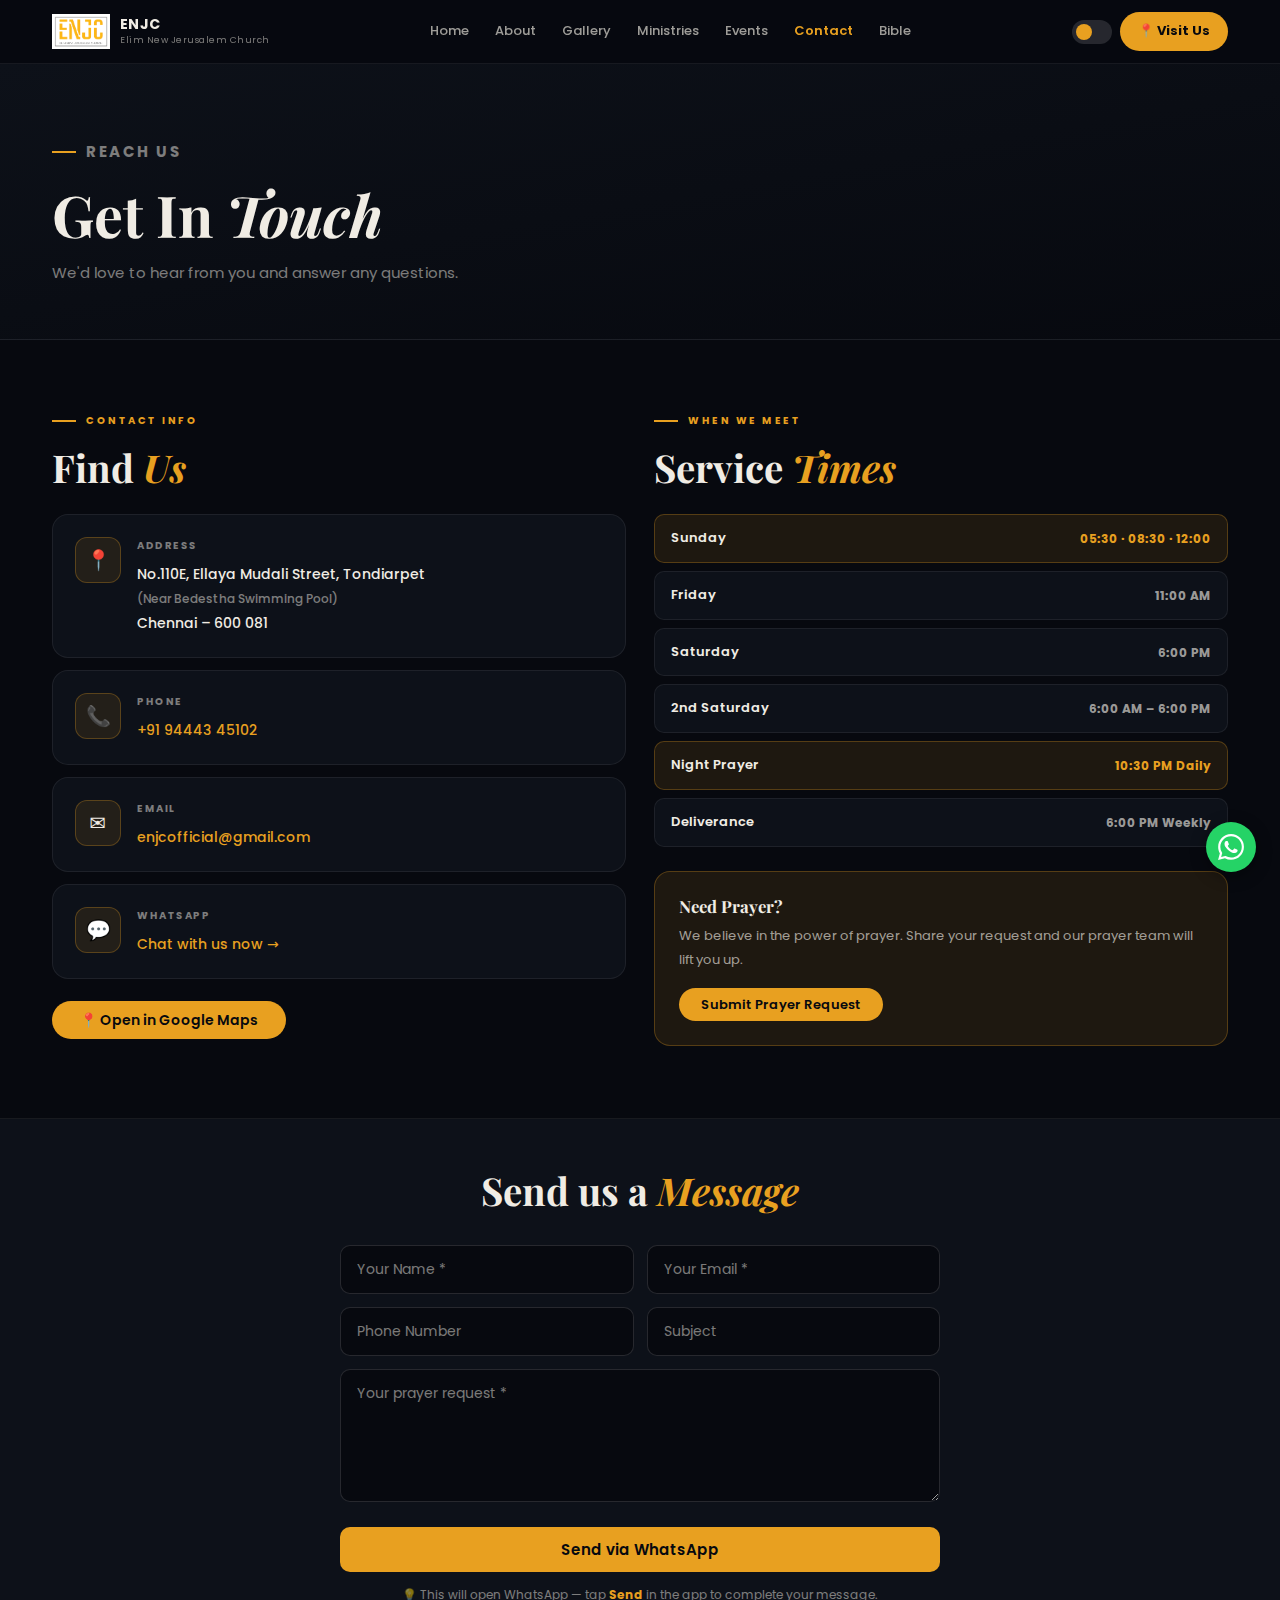
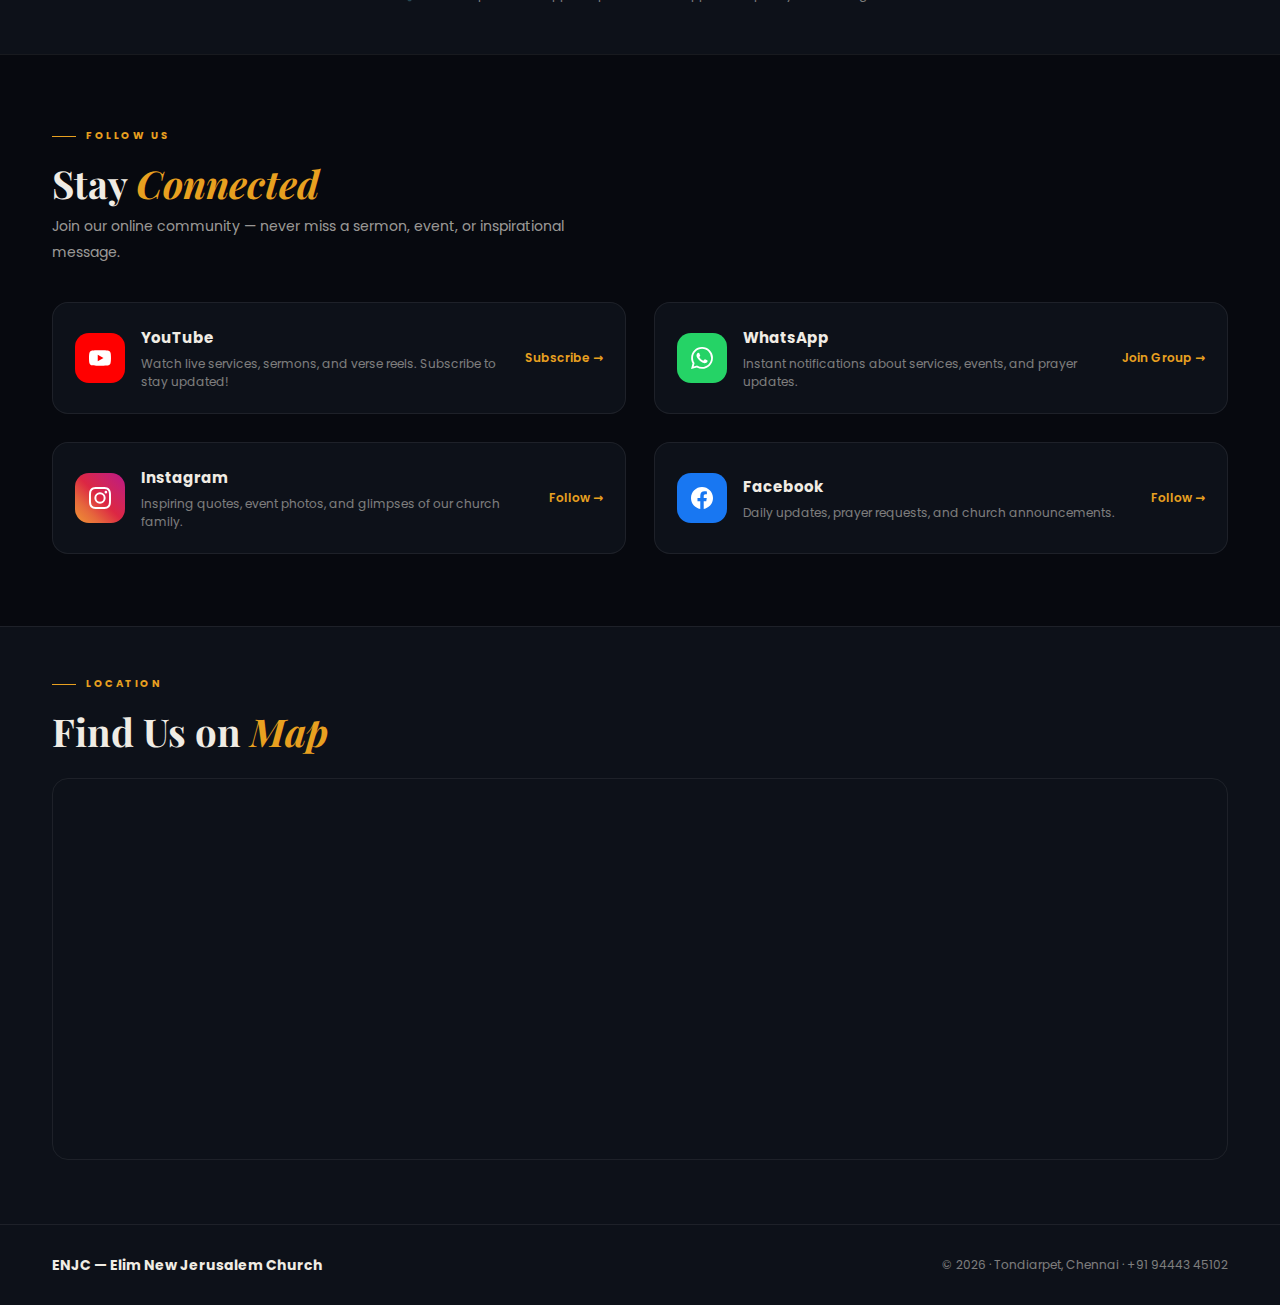
<file: contact.html>
<!DOCTYPE html>
<html lang="en">
<head>
  <meta charset="UTF-8">
  <meta name="viewport" content="width=device-width, initial-scale=1">
  <title>Contact Us | ENJC</title>
  <meta name="description" content="Contact Elim New Jerusalem Church. Address: Tondiarpet, Chennai. Phone: +91 94443 45102.">
  <link rel="preconnect" href="https://fonts.googleapis.com">
  <link href="https://fonts.googleapis.com/css2?family=Playfair+Display:ital,wght@0,600;0,700;0,800;1,600;1,700&family=Poppins:wght@300;400;500;600;700&family=Noto+Serif+Tamil:wght@400;600&display=swap" rel="stylesheet">
  <script src="js/site.js"></script>
  <link rel="stylesheet" href="css/main.css">
</head>
<body>
  <header>
    <nav class="site-nav" aria-label="Primary navigation">
      <div class="container">
        <a href="index.html" class="nav-logo" aria-label="ENJC home">
          <img src="images/logo/logo.png" class="nav-logo__img" alt="ENJC logo"
               onerror="this.style.display='none';this.nextElementSibling.style.display='flex'">
          <span class="nav-logo__fallback" aria-hidden="true">ENJC</span>
          <div>
            <div class="nav-logo__name">ENJC</div>
            <div class="nav-logo__sub">Elim New Jerusalem Church</div>
          </div>
        </a>
        <div class="nav-links" role="list"><a href="index.html" class="nav-link" role="listitem">Home</a><a href="about.html" class="nav-link" role="listitem">About</a><a href="gallery.html" class="nav-link" role="listitem">Gallery</a><a href="ministries.html" class="nav-link" role="listitem">Ministries</a><a href="events.html" class="nav-link" role="listitem">Events</a><a href="contact.html" class="nav-link  nav-link--active" role="listitem">Contact</a><a href="bible.html" class="nav-link" role="listitem">Bible</a></div>
        <div class="nav-controls">
          <button class="theme-toggle" onclick="toggleTheme()" aria-label="Toggle dark/light theme">
            <div class="theme-toggle__dot"></div>
          </button>
          <a href="https://maps.app.goo.gl/QUGpNoohYrcihMkR7" target="_blank" rel="noopener" class="nav-visit-btn">
            📍 Visit Us
          </a>
        </div>
        <button class="nav-hamburger" onclick="toggleMenu()" aria-label="Open menu">
          <span class="nav-hamburger__line"></span>
          <span class="nav-hamburger__line"></span>
          <span class="nav-hamburger__line"></span>
        </button>
      </div>
      <div class="mobile-menu" id="mobile-menu" role="menu"><a href="index.html" class="mobile-menu__link" role="menuitem">Home</a><a href="about.html" class="mobile-menu__link" role="menuitem">About</a><a href="gallery.html" class="mobile-menu__link" role="menuitem">Gallery</a><a href="ministries.html" class="mobile-menu__link" role="menuitem">Ministries</a><a href="events.html" class="mobile-menu__link" role="menuitem">Events</a><a href="contact.html" class="mobile-menu__link  is-active" role="menuitem">Contact</a><a href="bible.html" class="mobile-menu__link" role="menuitem">Bible</a></div>
    </nav>
  </header>

<main>

  <!-- Page hero -->
  <section class="page-hero" aria-labelledby="page-title">
    <div class="container">
      <p class="section-tag">Reach Us</p>
      <h1 id="page-title">Get In <em>Touch</em></h1>
      <p>We&#39;d love to hear from you and answer any questions.</p>
    </div>
  </section>

  <!-- Contact info + Service times -->
  <section class="section" aria-labelledby="contact-heading">
    <div class="container">
      <div class="grid-2" style="align-items:start;">

        <!-- Left: contact details -->
        <div>
          <p class="section-tag">Contact Info</p>
          <h2 class="section-heading" id="contact-heading" style="margin-bottom:24px;">Find <em>Us</em></h2>
          <div style="display:flex;flex-direction:column;gap:12px;">

          <div class="card contact-info-card" style="padding:22px;display:flex;align-items:flex-start;gap:16px;">
            <div class="contact-info-card__icon" style="width:46px;height:46px;background:var(--color-gold-bg);border:1px solid var(--color-gold-border);border-radius:12px;display:flex;align-items:center;justify-content:center;font-size:20px;flex-shrink:0;" aria-hidden="true">📍</div>
            <div>
              <div style="font-size:10px;font-weight:700;letter-spacing:1.5px;text-transform:uppercase;color:var(--color-text-faint);margin-bottom:7px;">Address</div>
              <div style="font-size:14px;font-weight:500;color:var(--color-text);line-height:1.75;">No.110E, Ellaya Mudali Street, Tondiarpet<br><span style="font-size:12px;color:var(--color-text-faint);">(Near Bedestha Swimming Pool)</span><br>Chennai – 600 081</div>
            </div>
          </div>
          <div class="card contact-info-card" style="padding:22px;display:flex;align-items:flex-start;gap:16px;">
            <div class="contact-info-card__icon" style="width:46px;height:46px;background:var(--color-gold-bg);border:1px solid var(--color-gold-border);border-radius:12px;display:flex;align-items:center;justify-content:center;font-size:20px;flex-shrink:0;" aria-hidden="true">📞</div>
            <div>
              <div style="font-size:10px;font-weight:700;letter-spacing:1.5px;text-transform:uppercase;color:var(--color-text-faint);margin-bottom:7px;">Phone</div>
              <div style="font-size:14px;font-weight:500;color:var(--color-text);line-height:1.75;"><a href="tel:+919444345102" style="color:var(--color-gold);">+91 94443 45102</a></div>
            </div>
          </div>
          <div class="card contact-info-card" style="padding:22px;display:flex;align-items:flex-start;gap:16px;">
            <div class="contact-info-card__icon" style="width:46px;height:46px;background:var(--color-gold-bg);border:1px solid var(--color-gold-border);border-radius:12px;display:flex;align-items:center;justify-content:center;font-size:20px;flex-shrink:0;" aria-hidden="true">✉</div>
            <div>
              <div style="font-size:10px;font-weight:700;letter-spacing:1.5px;text-transform:uppercase;color:var(--color-text-faint);margin-bottom:7px;">Email</div>
              <div style="font-size:14px;font-weight:500;color:var(--color-text);line-height:1.75;"><a href="mailto:enjcofficial@gmail.com" style="color:var(--color-gold);">enjcofficial@gmail.com</a></div>
            </div>
          </div>
          <div class="card contact-info-card" style="padding:22px;display:flex;align-items:flex-start;gap:16px;">
            <div class="contact-info-card__icon" style="width:46px;height:46px;background:var(--color-gold-bg);border:1px solid var(--color-gold-border);border-radius:12px;display:flex;align-items:center;justify-content:center;font-size:20px;flex-shrink:0;" aria-hidden="true">💬</div>
            <div>
              <div style="font-size:10px;font-weight:700;letter-spacing:1.5px;text-transform:uppercase;color:var(--color-text-faint);margin-bottom:7px;">WhatsApp</div>
              <div style="font-size:14px;font-weight:500;color:var(--color-text);line-height:1.75;"><a href="https://wa.me/919444345102" target="_blank" rel="noopener" style="color:var(--color-gold);">Chat with us now →</a></div>
            </div>
          </div>
          </div>
          <div style="margin-top:22px;">
            <a href="https://maps.app.goo.gl/QUGpNoohYrcihMkR7" target="_blank" rel="noopener" class="btn btn--gold">📍 Open in Google Maps</a>
          </div>
        </div>

        <!-- Right: service times + prayer request -->
        <div>
          <p class="section-tag">When We Meet</p>
          <h2 class="section-heading" style="margin-bottom:24px;">Service <em>Times</em></h2>
          <div style="display:flex;flex-direction:column;gap:8px;margin-bottom:24px;">
<div class="service-time-row" style="display:flex;justify-content:space-between;align-items:center;padding:12px 16px;background:var(--color-gold-bg);border:1px solid var(--color-gold-border);border-radius:10px;"><span style="font-size:13px;font-weight:600;color:var(--color-text);">Sunday</span><span style="font-size:12px;color:var(--color-gold);font-weight:700;">05:30 · 08:30 · 12:00</span></div><div class="service-time-row" style="display:flex;justify-content:space-between;align-items:center;padding:12px 16px;background:var(--color-bg-2);border:1px solid var(--color-border);border-radius:10px;"><span style="font-size:13px;font-weight:600;color:var(--color-text);">Friday</span><span style="font-size:12px;color:var(--color-text-muted);font-weight:700;">11:00 AM</span></div><div class="service-time-row" style="display:flex;justify-content:space-between;align-items:center;padding:12px 16px;background:var(--color-bg-2);border:1px solid var(--color-border);border-radius:10px;"><span style="font-size:13px;font-weight:600;color:var(--color-text);">Saturday</span><span style="font-size:12px;color:var(--color-text-muted);font-weight:700;">6:00 PM</span></div><div class="service-time-row" style="display:flex;justify-content:space-between;align-items:center;padding:12px 16px;background:var(--color-bg-2);border:1px solid var(--color-border);border-radius:10px;"><span style="font-size:13px;font-weight:600;color:var(--color-text);">2nd Saturday</span><span style="font-size:12px;color:var(--color-text-muted);font-weight:700;">6:00 AM – 6:00 PM</span></div><div class="service-time-row" style="display:flex;justify-content:space-between;align-items:center;padding:12px 16px;background:var(--color-gold-bg);border:1px solid var(--color-gold-border);border-radius:10px;"><span style="font-size:13px;font-weight:600;color:var(--color-text);">Night Prayer</span><span style="font-size:12px;color:var(--color-gold);font-weight:700;">10:30 PM Daily</span></div><div class="service-time-row" style="display:flex;justify-content:space-between;align-items:center;padding:12px 16px;background:var(--color-bg-2);border:1px solid var(--color-border);border-radius:10px;"><span style="font-size:13px;font-weight:600;color:var(--color-text);">Deliverance</span><span style="font-size:12px;color:var(--color-text-muted);font-weight:700;">6:00 PM Weekly</span></div>
          </div>
          <div class="card card--gold" style="padding:24px;">
            <h3 style="margin-bottom:8px;font-size:1.05rem;">Need Prayer?</h3>
            <p style="font-size:13px;margin-bottom:16px;">We believe in the power of prayer. Share your request and our prayer team will lift you up.</p>
            <a href="https://wa.me/919444345102?text=Prayer%20Request%3A%20" target="_blank" rel="noopener" class="btn btn--gold" style="font-size:13px;padding:10px 22px;">Submit Prayer Request</a>
          </div>
        </div>

      </div>
    </div>
  </section>

  <div class="divider"></div>

  <!-- Contact form -->
  <section class="section-sm" style="background:var(--color-bg-2);" aria-labelledby="form-heading">
    <div class="container">
      <div style="max-width:600px;margin:0 auto;">
        <h2 class="section-heading" id="form-heading" style="text-align:center;margin-bottom:32px;">
          Send us a <em>Message</em>
        </h2>
        <div class="grid-2" style="gap:13px;margin-bottom:13px;">
          <input type="text"  id="cf-name"    placeholder="Your Name *"    class="form-field" autocomplete="name">
          <input type="email" id="cf-email"   placeholder="Your Email *"   class="form-field" autocomplete="email">
          <input type="tel"   id="cf-phone"   placeholder="Phone Number"   class="form-field" autocomplete="tel">
          <input type="text"  id="cf-subject" placeholder="Subject"        class="form-field">
        </div>
        <textarea id="cf-msg" placeholder="Your prayer request *" rows="5" class="form-field" style="margin-bottom:16px;"></textarea>
        <button type="button" onclick="sendViaWhatsApp()" class="btn btn--gold" style="width:100%;font-size:15px;padding:15px;border-radius:10px;justify-content:center;">
          Send via WhatsApp
        </button>
        <p style="text-align:center;font-size:12px;color:var(--color-text-faint);margin-top:12px;">
          💡 This will open WhatsApp — tap <strong style="color:var(--color-gold);">Send</strong> in the app to complete your message.
        </p>
      </div>
    </div>
  </section>

  <div class="divider"></div>

  <!-- Social / Follow Us -->
  <section class="section" aria-labelledby="social-heading">
    <div class="container">
      <p class="section-tag">Follow Us</p>
      <h2 class="section-heading" id="social-heading" style="margin-bottom:8px;">Stay <em>Connected</em></h2>
      <p class="section-sub">Join our online community — never miss a sermon, event, or inspirational message.</p>
      <div class="grid-2">

      <a href="https://www.youtube.com/@elimnewjerusalemchurch" target="_blank" rel="noopener" class="card social-link" style="padding:22px;display:flex;align-items:center;gap:16px;transition:all .2s;">
        <div class="social-link__icon" style="width:50px;height:50px;border-radius:14px;background:#ff0000;display:flex;align-items:center;justify-content:center;flex-shrink:0;" aria-hidden="true"><svg width="22" height="22" viewBox="0 0 24 24" fill="white"><path d="M23.498 6.186a3.016 3.016 0 0 0-2.122-2.136C19.505 3.545 12 3.545 12 3.545s-7.505 0-9.377.505A3.017 3.017 0 0 0 .502 6.186C0 8.07 0 12 0 12s0 3.93.502 5.814a3.016 3.016 0 0 0 2.122 2.136c1.871.505 9.376.505 9.376.505s7.505 0 9.377-.505a3.015 3.015 0 0 0 2.122-2.136C24 15.93 24 12 24 12s0-3.93-.502-5.814zM9.545 15.568V8.432L15.818 12l-6.273 3.568z"/></svg></div>
        <div style="flex:1;min-width:0;">
          <div style="font-size:15px;font-weight:700;color:var(--color-text);margin-bottom:4px;">YouTube</div>
          <div style="font-size:12px;color:var(--color-text-faint);line-height:1.5;">Watch live services, sermons, and verse reels. Subscribe to stay updated!</div>
        </div>
        <div style="font-size:12px;font-weight:600;color:var(--color-gold);flex-shrink:0;">Subscribe →</div>
      </a>
      <a href="https://wa.me/919444345102" target="_blank" rel="noopener" class="card social-link" style="padding:22px;display:flex;align-items:center;gap:16px;transition:all .2s;">
        <div class="social-link__icon" style="width:50px;height:50px;border-radius:14px;background:#25d366;display:flex;align-items:center;justify-content:center;flex-shrink:0;" aria-hidden="true"><svg width="22" height="22" viewBox="0 0 24 24" fill="white"><path d="M17.472 14.382c-.297-.149-1.758-.867-2.03-.967-.273-.099-.471-.148-.67.15-.197.297-.767.966-.94 1.164-.173.199-.347.223-.644.075-.297-.15-1.255-.463-2.39-1.475-.883-.788-1.48-1.761-1.653-2.059-.173-.297-.018-.458.13-.606.134-.133.298-.347.446-.52.149-.174.198-.298.298-.497.099-.198.05-.371-.025-.52-.075-.149-.669-1.612-.916-2.207-.242-.579-.487-.5-.669-.51-.173-.008-.371-.01-.57-.01-.198 0-.52.074-.792.372-.272.297-1.04 1.016-1.04 2.479 0 1.462 1.065 2.875 1.213 3.074.149.198 2.096 3.2 5.077 4.487.709.306 1.262.489 1.694.625.712.227 1.36.195 1.871.118.571-.085 1.758-.719 2.006-1.413.248-.694.248-1.289.173-1.413-.074-.124-.272-.198-.57-.347m-5.421 7.403h-.004a9.87 9.87 0 01-5.031-1.378l-.361-.214-3.741.982.998-3.648-.235-.374a9.86 9.86 0 01-1.51-5.26c.001-5.45 4.436-9.884 9.888-9.884 2.64 0 5.122 1.03 6.988 2.898a9.825 9.825 0 012.893 6.994c-.003 5.45-4.437 9.884-9.885 9.884m8.413-18.297A11.815 11.815 0 0012.05 0C5.495 0 .16 5.335.157 11.892c0 2.096.547 4.142 1.588 5.945L.057 24l6.305-1.654a11.882 11.882 0 005.683 1.448h.005c6.554 0 11.89-5.335 11.893-11.893a11.821 11.821 0 00-3.48-8.413Z"/></svg></div>
        <div style="flex:1;min-width:0;">
          <div style="font-size:15px;font-weight:700;color:var(--color-text);margin-bottom:4px;">WhatsApp</div>
          <div style="font-size:12px;color:var(--color-text-faint);line-height:1.5;">Instant notifications about services, events, and prayer updates.</div>
        </div>
        <div style="font-size:12px;font-weight:600;color:var(--color-gold);flex-shrink:0;">Join Group →</div>
      </a>
      <a href="https://www.instagram.com/elimnewjerusalemchurch/" target="_blank" rel="noopener" class="card social-link" style="padding:22px;display:flex;align-items:center;gap:16px;transition:all .2s;">
        <div class="social-link__icon" style="width:50px;height:50px;border-radius:14px;background:linear-gradient(45deg,#f09433,#e6683c,#dc2743,#cc2366,#bc1888);display:flex;align-items:center;justify-content:center;flex-shrink:0;" aria-hidden="true"><svg width="22" height="22" viewBox="0 0 24 24" fill="white"><path d="M12 2.163c3.204 0 3.584.012 4.85.07 3.252.148 4.771 1.691 4.919 4.919.058 1.265.069 1.645.069 4.849 0 3.205-.012 3.584-.069 4.849-.149 3.225-1.664 4.771-4.919 4.919-1.266.058-1.644.07-4.85.07-3.204 0-3.584-.012-4.849-.07-3.26-.149-4.771-1.699-4.919-4.92-.058-1.265-.07-1.644-.07-4.849 0-3.204.013-3.583.07-4.849.149-3.227 1.664-4.771 4.919-4.919 1.266-.057 1.645-.069 4.849-.069zM12 0C8.741 0 8.333.014 7.053.072 2.695.272.273 2.69.073 7.052.014 8.333 0 8.741 0 12c0 3.259.014 3.668.072 4.948.2 4.358 2.618 6.78 6.98 6.98C8.333 23.986 8.741 24 12 24c3.259 0 3.668-.014 4.948-.072 4.354-.2 6.782-2.618 6.979-6.98.059-1.28.073-1.689.073-4.948 0-3.259-.014-3.667-.072-4.947-.196-4.354-2.617-6.78-6.979-6.98C15.668.014 15.259 0 12 0zm0 5.838a6.162 6.162 0 1 0 0 12.324 6.162 6.162 0 0 0 0-12.324zM12 16a4 4 0 1 1 0-8 4 4 0 0 1 0 8zm6.406-11.845a1.44 1.44 0 1 0 0 2.881 1.44 1.44 0 0 0 0-2.881z"/></svg></div>
        <div style="flex:1;min-width:0;">
          <div style="font-size:15px;font-weight:700;color:var(--color-text);margin-bottom:4px;">Instagram</div>
          <div style="font-size:12px;color:var(--color-text-faint);line-height:1.5;">Inspiring quotes, event photos, and glimpses of our church family.</div>
        </div>
        <div style="font-size:12px;font-weight:600;color:var(--color-gold);flex-shrink:0;">Follow →</div>
      </a>
      <a href="https://www.facebook.com/ENJCChurch" target="_blank" rel="noopener" class="card social-link" style="padding:22px;display:flex;align-items:center;gap:16px;transition:all .2s;">
        <div class="social-link__icon" style="width:50px;height:50px;border-radius:14px;background:#1877f2;display:flex;align-items:center;justify-content:center;flex-shrink:0;" aria-hidden="true"><svg width="22" height="22" viewBox="0 0 24 24" fill="white"><path d="M24 12.073c0-6.627-5.373-12-12-12s-12 5.373-12 12c0 5.99 4.388 10.954 10.125 11.854v-8.385H7.078v-3.47h3.047V9.43c0-3.007 1.792-4.669 4.533-4.669 1.312 0 2.686.235 2.686.235v2.953H15.83c-1.491 0-1.956.925-1.956 1.874v2.25h3.328l-.532 3.47h-2.796v8.385C19.612 23.027 24 18.062 24 12.073z"/></svg></div>
        <div style="flex:1;min-width:0;">
          <div style="font-size:15px;font-weight:700;color:var(--color-text);margin-bottom:4px;">Facebook</div>
          <div style="font-size:12px;color:var(--color-text-faint);line-height:1.5;">Daily updates, prayer requests, and church announcements.</div>
        </div>
        <div style="font-size:12px;font-weight:600;color:var(--color-gold);flex-shrink:0;">Follow →</div>
      </a>
      </div>
    </div>
  </section>

  <!-- Map -->
  <section style="background:var(--color-bg-2);border-top:1px solid var(--color-border);padding-bottom:64px;" aria-label="Church location map">
    <div class="container" style="padding-top:48px;">
      <p class="section-tag">Location</p>
      <h2 class="section-heading" style="margin-bottom:24px;">Find Us on <em>Map</em></h2>
      <div style="border-radius:16px;overflow:hidden;border:1px solid var(--color-border);">
        <iframe
          src="https://www.google.com/maps/embed?pb=!1m18!1m12!1m3!1d3885.0!2d80.295!3d13.121!2m3!1f0!2f0!3f0!3m2!1i1024!2i768!4f13.1!3m3!1m2!1s0x0%3A0x0!2zMTPCsDA3JzE2LjAiTiA4MMKwMTcnNDIuMCJF!5e0!3m2!1sen!2sin!4v1"
          width="100%" height="380" style="border:0;display:block;"
          allowfullscreen loading="lazy"
          title="ENJC Church location on Google Maps">
        </iframe>
      </div>
    </div>
  </section>

</main>

  <footer class="site-footer">
    <div class="container">
      <div class="site-footer__inner">
        <div class="site-footer__logo">ENJC — Elim New Jerusalem Church</div>
        <div class="site-footer__copy">© 2026 · Tondiarpet, Chennai · +91 94443 45102</div>
      </div>
    </div>
  </footer>

  <a href="https://wa.me/919444345102" target="_blank" rel="noopener"
     class="wa-float" title="Chat on WhatsApp" aria-label="Chat on WhatsApp">
    <svg width="26" height="26" viewBox="0 0 24 24" fill="white" aria-hidden="true">
      <path d="M17.472 14.382c-.297-.149-1.758-.867-2.03-.967-.273-.099-.471-.148-.67.15-.197.297-.767.966-.94 1.164-.173.199-.347.223-.644.075-.297-.15-1.255-.463-2.39-1.475-.883-.788-1.48-1.761-1.653-2.059-.173-.297-.018-.458.13-.606.134-.133.298-.347.446-.52.149-.174.198-.298.298-.497.099-.198.05-.371-.025-.52-.075-.149-.669-1.612-.916-2.207-.242-.579-.487-.5-.669-.51-.173-.008-.371-.01-.57-.01-.198 0-.52.074-.792.372-.272.297-1.04 1.016-1.04 2.479 0 1.462 1.065 2.875 1.213 3.074.149.198 2.096 3.2 5.077 4.487.709.306 1.262.489 1.694.625.712.227 1.36.195 1.871.118.571-.085 1.758-.719 2.006-1.413.248-.694.248-1.289.173-1.413-.074-.124-.272-.198-.57-.347m-5.421 7.403h-.004a9.87 9.87 0 01-5.031-1.378l-.361-.214-3.741.982.998-3.648-.235-.374a9.86 9.86 0 01-1.51-5.26c.001-5.45 4.436-9.884 9.888-9.884 2.64 0 5.122 1.03 6.988 2.898a9.825 9.825 0 012.893 6.994c-.003 5.45-4.437 9.884-9.885 9.884m8.413-18.297A11.815 11.815 0 0012.05 0C5.495 0 .16 5.335.157 11.892c0 2.096.547 4.142 1.588 5.945L.057 24l6.305-1.654a11.882 11.882 0 005.683 1.448h.005c6.554 0 11.89-5.335 11.893-11.893a11.821 11.821 0 00-3.48-8.413Z"/>
    </svg>
  </a>

  <button class="scroll-top-btn" id="scroll-top-btn" onclick="goTop()" aria-label="Back to top">↑</button>

  <nav class="bottom-nav" aria-label="Mobile navigation">
    <a href="index.html" class="bottom-nav__item"><span class="bottom-nav__icon" aria-hidden="true">🏠</span><span class="bottom-nav__label">Home</span></a>
    <a href="about.html" class="bottom-nav__item"><span class="bottom-nav__icon" aria-hidden="true">✝</span><span class="bottom-nav__label">About</span></a>
    <div class="bottom-nav__center"><a href="bible.html" class="bottom-nav__bible-btn" aria-label="Bible">📖</a></div>
    <a href="events.html" class="bottom-nav__item"><span class="bottom-nav__icon" aria-hidden="true">📅</span><span class="bottom-nav__label">Events</span></a>
    <a href="contact.html" class="bottom-nav__item is-active"><span class="bottom-nav__icon" aria-hidden="true">✉</span><span class="bottom-nav__label">Contact</span></a>
  </nav>

</body>
</html>

<script>
/**
 * Collect form fields, build a WhatsApp deep-link message, and open it.
 * Name and message are required; other fields are optional.
 */
function sendViaWhatsApp() {
  const name    = document.getElementById('cf-name').value.trim();
  const email   = document.getElementById('cf-email').value.trim();
  const phone   = document.getElementById('cf-phone').value.trim();
  const subject = document.getElementById('cf-subject').value.trim();
  const message = document.getElementById('cf-msg').value.trim();

  if (!name)    { alert('Please enter your name'); return; }
  if (!message) { alert('Please enter your message'); return; }

  // Build formatted WhatsApp message
  let text = '*New Message from ENJC Website*%0A%0A';
  text += `*Name:* ${encodeURIComponent(name)}%0A`;
  if (email)   text += `*Email:* ${encodeURIComponent(email)}%0A`;
  if (phone)   text += `*Phone:* ${encodeURIComponent(phone)}%0A`;
  if (subject) text += `*Subject:* ${encodeURIComponent(subject)}%0A`;
  text += `%0A*Message:*%0A${encodeURIComponent(message)}`;

  window.open(`https://wa.me/919444345102?text=${text}`, '_blank', 'noopener');
}
</script>
</body></html>
</file>
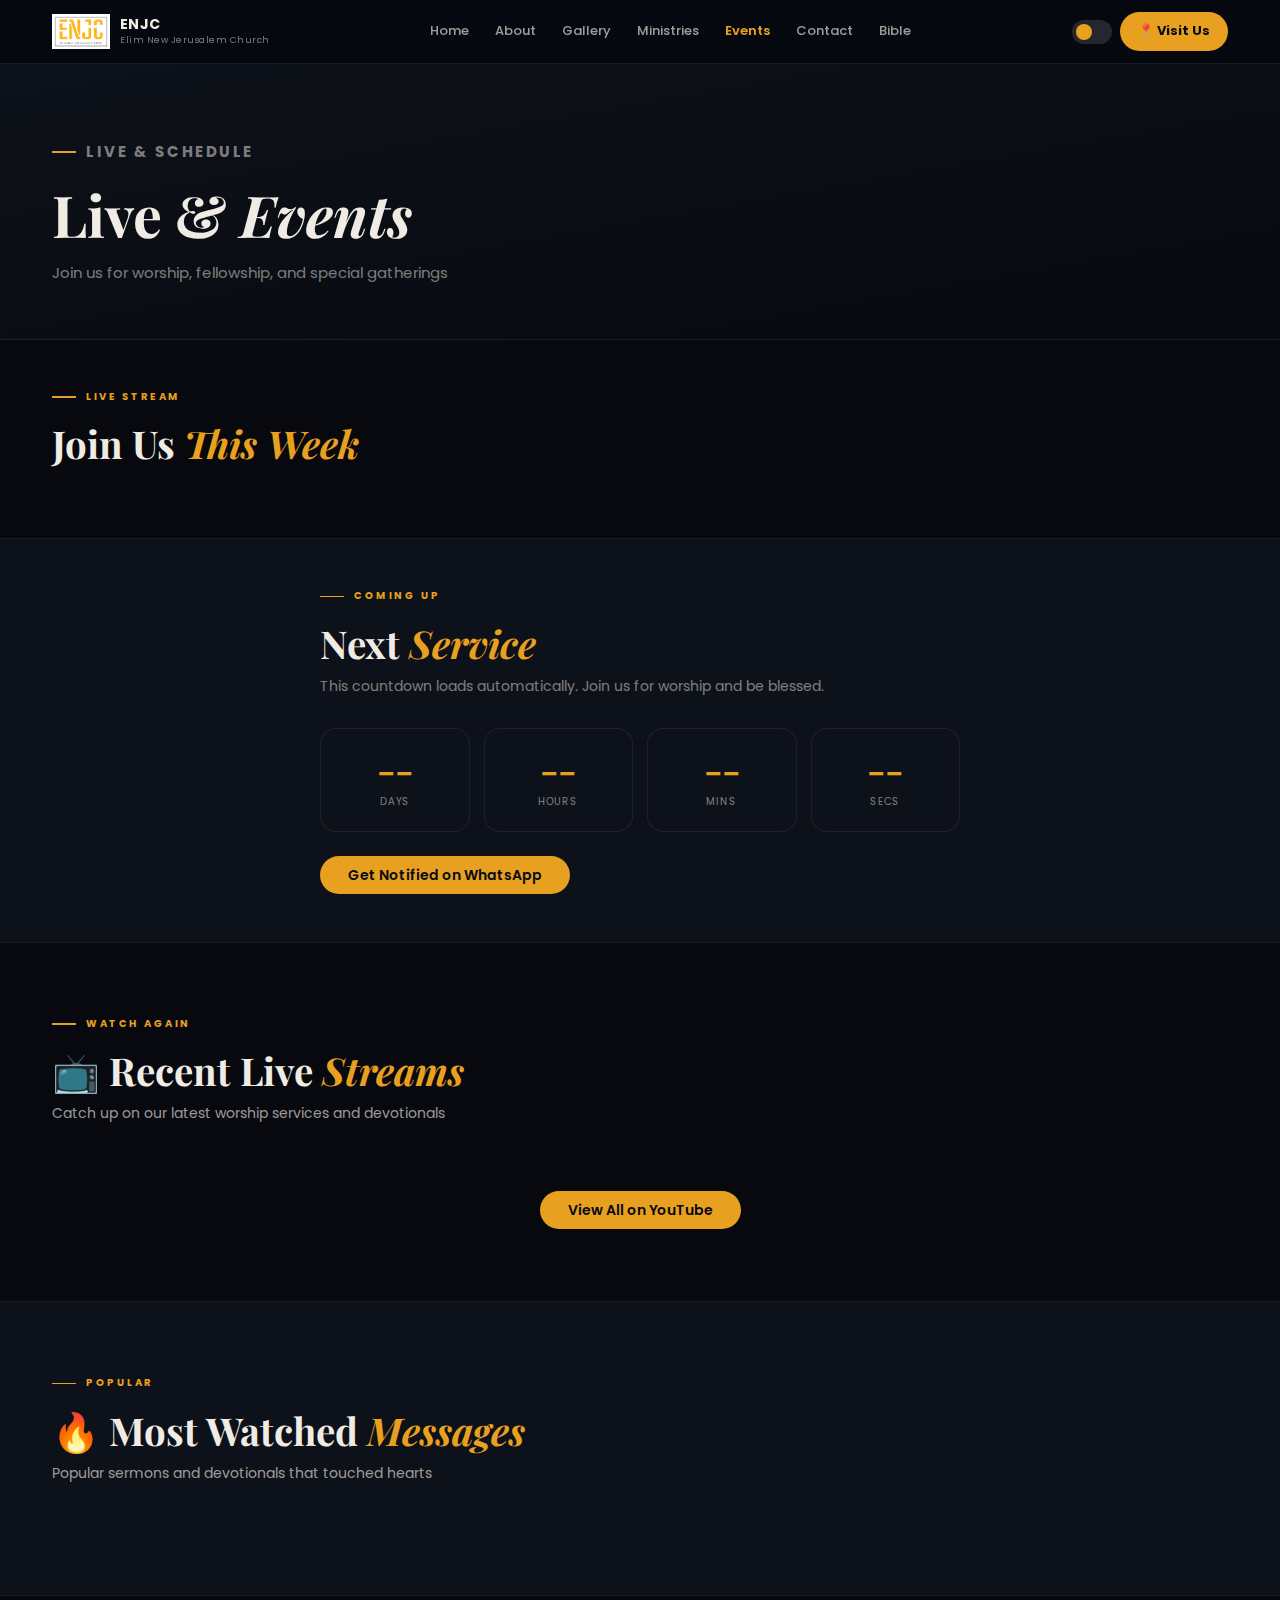
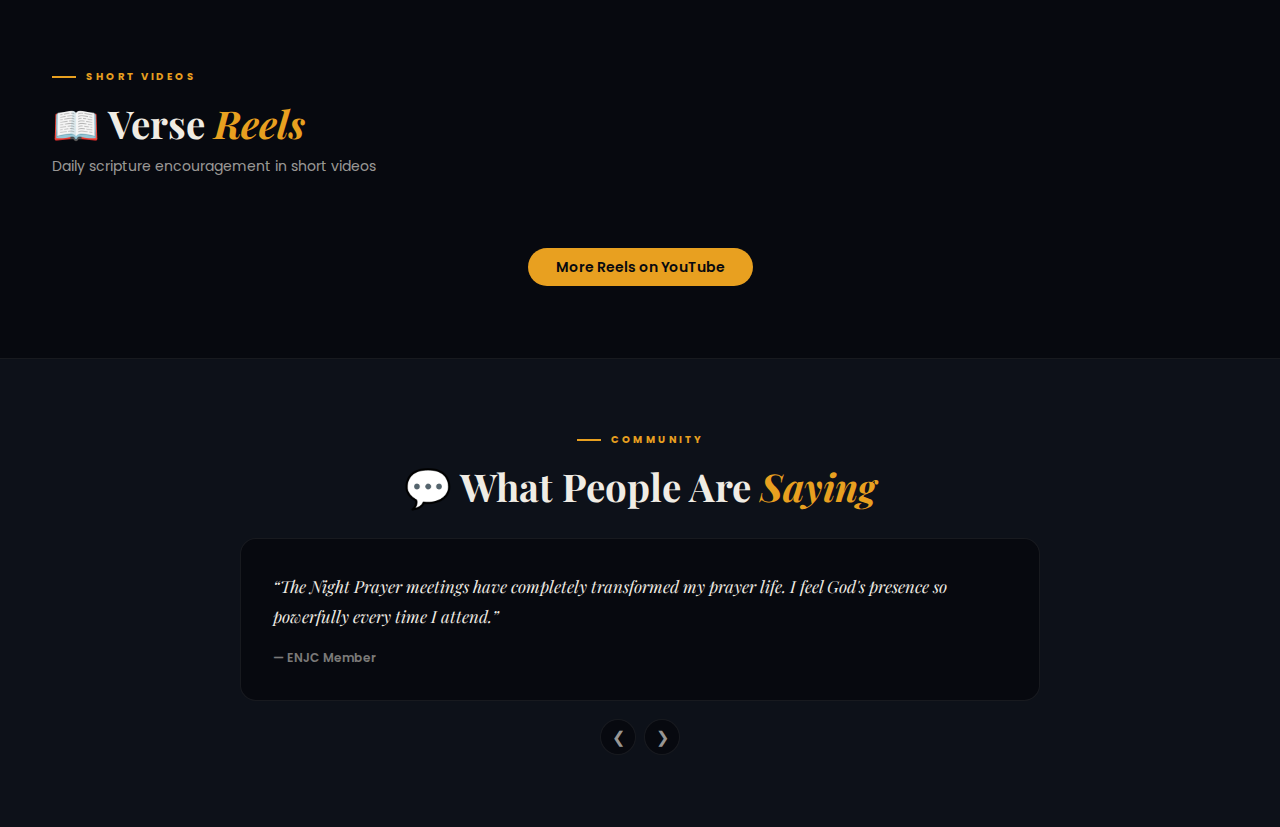
<file: events.html>
<!DOCTYPE html>
<html lang="en">
<head>
  <meta charset="UTF-8">
  <meta name="viewport" content="width=device-width, initial-scale=1">
  <title>Live & Events | ENJC</title>
  <meta name="description" content="ENJC live streams, recent services, verse reels, and community testimonials.">
  <link rel="preconnect" href="https://fonts.googleapis.com">
  <link href="https://fonts.googleapis.com/css2?family=Playfair+Display:ital,wght@0,600;0,700;0,800;1,600;1,700&family=Poppins:wght@300;400;500;600;700&family=Noto+Serif+Tamil:wght@400;600&display=swap" rel="stylesheet">
  <script src="js/site.js"></script>
  <link rel="stylesheet" href="css/main.css">
</head>
<body>
  <header>
    <nav class="site-nav" aria-label="Primary navigation">
      <div class="container">
        <a href="index.html" class="nav-logo" aria-label="ENJC home">
          <img src="images/logo/logo.png" class="nav-logo__img" alt="ENJC logo"
               onerror="this.style.display='none';this.nextElementSibling.style.display='flex'">
          <span class="nav-logo__fallback" aria-hidden="true">ENJC</span>
          <div>
            <div class="nav-logo__name">ENJC</div>
            <div class="nav-logo__sub">Elim New Jerusalem Church</div>
          </div>
        </a>
        <div class="nav-links" role="list"><a href="index.html" class="nav-link" role="listitem">Home</a><a href="about.html" class="nav-link" role="listitem">About</a><a href="gallery.html" class="nav-link" role="listitem">Gallery</a><a href="ministries.html" class="nav-link" role="listitem">Ministries</a><a href="events.html" class="nav-link  nav-link--active" role="listitem">Events</a><a href="contact.html" class="nav-link" role="listitem">Contact</a><a href="bible.html" class="nav-link" role="listitem">Bible</a></div>
        <div class="nav-controls">
          <button class="theme-toggle" onclick="toggleTheme()" aria-label="Toggle dark/light theme">
            <div class="theme-toggle__dot"></div>
          </button>
          <a href="https://maps.app.goo.gl/QUGpNoohYrcihMkR7" target="_blank" rel="noopener" class="nav-visit-btn">
            📍 Visit Us
          </a>
        </div>
        <button class="nav-hamburger" onclick="toggleMenu()" aria-label="Open menu">
          <span class="nav-hamburger__line"></span>
          <span class="nav-hamburger__line"></span>
          <span class="nav-hamburger__line"></span>
        </button>
      </div>
      <div class="mobile-menu" id="mobile-menu" role="menu"><a href="index.html" class="mobile-menu__link" role="menuitem">Home</a><a href="about.html" class="mobile-menu__link" role="menuitem">About</a><a href="gallery.html" class="mobile-menu__link" role="menuitem">Gallery</a><a href="ministries.html" class="mobile-menu__link" role="menuitem">Ministries</a><a href="events.html" class="mobile-menu__link  is-active" role="menuitem">Events</a><a href="contact.html" class="mobile-menu__link" role="menuitem">Contact</a><a href="bible.html" class="mobile-menu__link" role="menuitem">Bible</a></div>
    </nav>
  </header>

<main>

  <!-- Page hero -->
  <section class="page-hero" aria-labelledby="page-title">
    <div class="container">
      <p class="section-tag">Live &amp; Schedule</p>
      <h1 id="page-title">Live &amp; <em>Events</em></h1>
      <p>Join us for worship, fellowship, and special gatherings</p>
    </div>
  </section>

  <!-- Live Stream — rendered by js/live-stream.js -->
  <section id="live-stream-section" class="section-sm" aria-labelledby="live-heading">
    <div class="container">
      <p class="section-tag">Live Stream</p>
      <h2 class="section-heading" id="live-heading" style="margin-bottom:24px;">Join Us <em>This Week</em></h2>
      <!--
        live-stream.js checks the current time against the service schedule.
        • During service hours  → shows "LIVE NOW" badge + YouTube player
        • Outside service hours → shows offline card with schedule times
        To go live: set YOUTUBE_LIVE_IDS.mainChannel in js/live-stream.js
      -->
      <div id="live-stream-container"></div>
    </div>
  </section>

  <div class="divider"></div>

  <!-- Countdown -->
  <section class="section-sm" style="background:var(--color-bg-2);" aria-label="Countdown to next service">
    <div class="container">
      <div style="max-width:640px;margin:0 auto;">
        <p class="section-tag">Coming Up</p>
        <h2 class="section-heading" style="margin-bottom:8px;">Next <em>Service</em></h2>
        <p style="font-size:14px;color:var(--color-text-faint);margin-bottom:28px;">This countdown loads automatically. Join us for worship and be blessed.</p>
        <div class="countdown" style="display:flex;gap:14px;flex-wrap:wrap;" role="timer" aria-live="polite" aria-label="Time until next Sunday service">
          <div class="card countdown__unit" style="padding:20px 28px;text-align:center;flex:1;min-width:80px;"><div id="cd-d" class="countdown__value" style="font-family:var(--font-heading);font-size:2.4rem;font-weight:700;color:var(--color-gold);line-height:1;">--</div><div style="font-size:10px;color:var(--color-text-faint);text-transform:uppercase;letter-spacing:1px;margin-top:6px;">Days</div></div>
          <div class="card countdown__unit" style="padding:20px 28px;text-align:center;flex:1;min-width:80px;"><div id="cd-h" class="countdown__value" style="font-family:var(--font-heading);font-size:2.4rem;font-weight:700;color:var(--color-gold);line-height:1;">--</div><div style="font-size:10px;color:var(--color-text-faint);text-transform:uppercase;letter-spacing:1px;margin-top:6px;">Hours</div></div>
          <div class="card countdown__unit" style="padding:20px 28px;text-align:center;flex:1;min-width:80px;"><div id="cd-m" class="countdown__value" style="font-family:var(--font-heading);font-size:2.4rem;font-weight:700;color:var(--color-gold);line-height:1;">--</div><div style="font-size:10px;color:var(--color-text-faint);text-transform:uppercase;letter-spacing:1px;margin-top:6px;">Mins</div></div>
          <div class="card countdown__unit" style="padding:20px 28px;text-align:center;flex:1;min-width:80px;"><div id="cd-s" class="countdown__value" style="font-family:var(--font-heading);font-size:2.4rem;font-weight:700;color:var(--color-gold);line-height:1;">--</div><div style="font-size:10px;color:var(--color-text-faint);text-transform:uppercase;letter-spacing:1px;margin-top:6px;">Secs</div></div>
        </div>
        <div style="margin-top:24px;">
          <a href="https://wa.me/919444345102" target="_blank" rel="noopener" class="btn btn--gold">Get Notified on WhatsApp</a>
        </div>
      </div>
    </div>
  </section>

  <div class="divider"></div>

  <!-- Recent Live Streams -->
  <section class="section" aria-labelledby="streams-heading">
    <div class="container">
      <p class="section-tag">Watch Again</p>
      <h2 class="section-heading" id="streams-heading" style="margin-bottom:8px;">📺 Recent Live <em>Streams</em></h2>
      <p class="section-sub">Catch up on our latest worship services and devotionals</p>
      <!-- Populated by js/events.js from data/events.json → recentStreams[] -->
      <div class="grid-3" id="recent-streams-grid"></div>
      <div style="text-align:center;margin-top:28px;">
        <a href="https://www.youtube.com/@elimnewjerusalemchurch" target="_blank" rel="noopener" class="btn btn--gold">View All on YouTube</a>
      </div>
    </div>
  </section>

  <div class="divider"></div>

  <!-- Most Watched -->
  <section class="section-alt" aria-labelledby="popular-heading">
    <div class="container">
      <p class="section-tag">Popular</p>
      <h2 class="section-heading" id="popular-heading" style="margin-bottom:8px;">🔥 Most Watched <em>Messages</em></h2>
      <p class="section-sub">Popular sermons and devotionals that touched hearts</p>
            <!-- Populated by js/events.js from data/events.json → mostWatched[] -->
      <div class="grid-3" id="most-watched-grid"></div>
    </div>
  </section>

  <div class="divider"></div>

  <!-- Verse Reels -->
  <section class="section" aria-labelledby="reels-heading">
    <div class="container">
      <p class="section-tag">Short Videos</p>
      <h2 class="section-heading" id="reels-heading" style="margin-bottom:8px;">📖 Verse <em>Reels</em></h2>
      <p class="section-sub">Daily scripture encouragement in short videos</p>
      <!-- Populated by js/events.js from data/events.json → verseReels[] -->
      <div class="reels-row" id="verse-reels-row" style="display:flex;gap:20px;justify-content:center;flex-wrap:wrap;"></div>
      <div style="text-align:center;margin-top:32px;">
        <a href="https://www.youtube.com/@elimnewjerusalemchurch" target="_blank" rel="noopener" class="btn btn--gold">More Reels on YouTube</a>
      </div>
    </div>
  </section>

  <div class="divider"></div>

  <!-- Community Testimonials -->
  <section class="section-alt" aria-labelledby="testimonials-heading">
    <div class="container">
      <div style="max-width:800px;margin:0 auto;text-align:center;">
        <p class="section-tag" style="justify-content:center;">Community</p>
        <h2 class="section-heading" id="testimonials-heading" style="margin-bottom:28px;">💬 What People Are <em>Saying</em></h2>

        <!-- Testimonial carousel -->
        <div id="testimonial-container">
          <blockquote class="card testimonial" style="background:var(--color-bg);border:1px solid var(--color-border);border-radius:var(--radius-md);padding:32px;text-align:left;">
            <p id="testimonial-text" class="testimonial__text" style="font-family:var(--font-heading);font-size:1.05rem;font-style:italic;color:var(--color-text);line-height:1.8;margin-bottom:16px;">
              &#8220;The Night Prayer meetings have completely transformed my prayer life. I feel God&#39;s presence so powerfully every time I attend.&#8221;
            </p>
            <footer id="testimonial-author" style="font-size:12px;color:var(--color-text-faint);font-weight:600;">— ENJC Member</footer>
          </blockquote>
        </div>

        <nav class="testimonial-nav" style="display:flex;justify-content:center;gap:8px;margin-top:18px;" aria-label="Testimonial navigation">
          <button onclick="changeTestimonial(-1)" class="testimonial-nav__btn" style="width:36px;height:36px;border-radius:50%;background:var(--color-bg);border:1px solid var(--color-border);color:var(--color-text-muted);cursor:pointer;font-size:16px;display:flex;align-items:center;justify-content:center;" aria-label="Previous testimonial">&#10094;</button>
          <button onclick="changeTestimonial(1)"  class="testimonial-nav__btn" style="width:36px;height:36px;border-radius:50%;background:var(--color-bg);border:1px solid var(--color-border);color:var(--color-text-muted);cursor:pointer;font-size:16px;display:flex;align-items:center;justify-content:center;" aria-label="Next testimonial">&#10095;</button>
        </nav>
      </div>
    </div>
  </section>

</main>

</body></html>
</file>
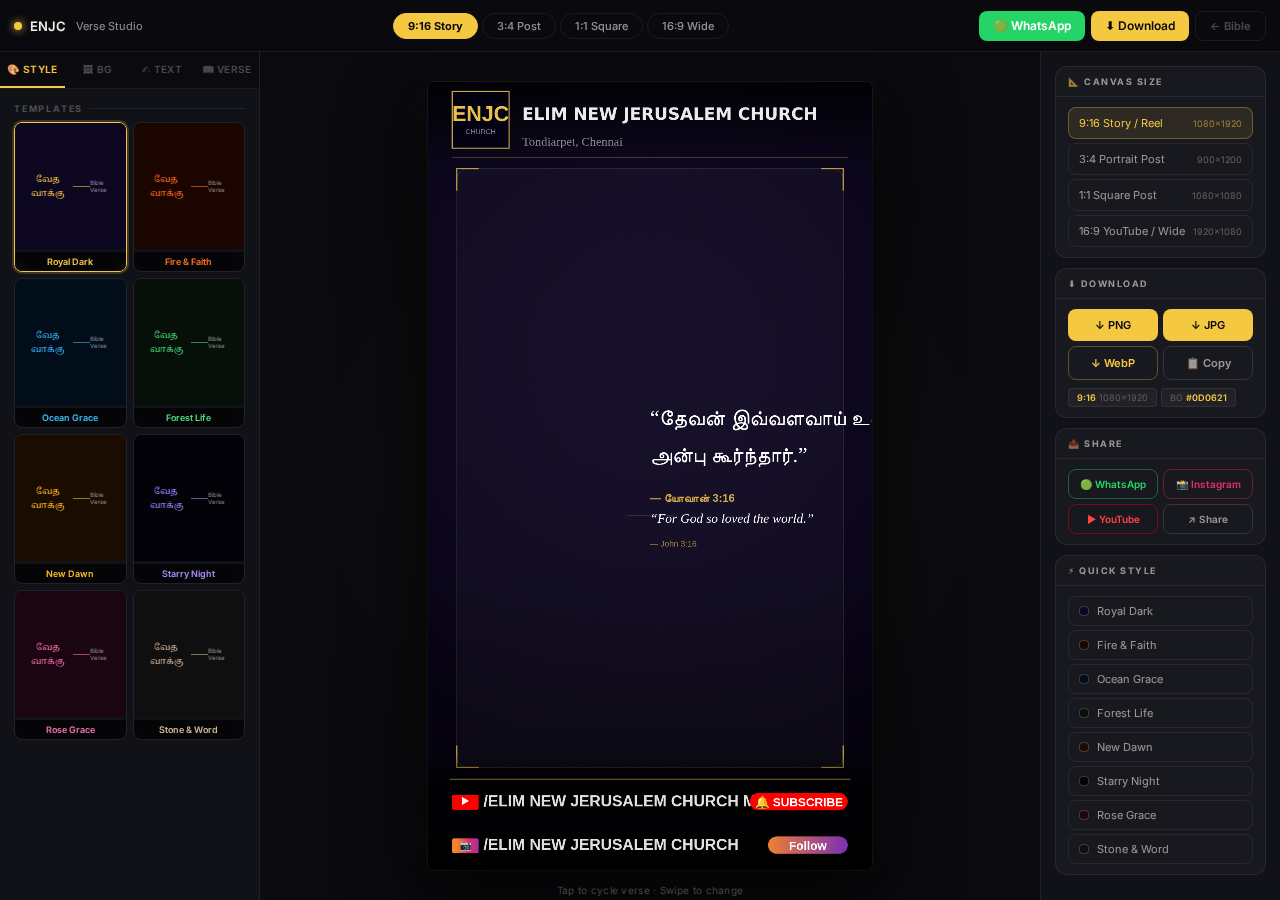
<file: imagegen.html>
<!DOCTYPE html>
<html lang="ta">
<head>
<meta charset="UTF-8">
<meta name="viewport" content="width=device-width,initial-scale=1,maximum-scale=1">
<title>Verse Studio — ENJC</title>
<link rel="preconnect" href="https://fonts.googleapis.com">
<link href="https://fonts.googleapis.com/css2?family=Inter:wght@300;400;500;600;700&family=Noto+Serif+Tamil:wght@400;600;700&family=Playfair+Display:ital,wght@0,600;1,600&display=swap" rel="stylesheet">
<style>
/* ── RESET & BASE ── */
*{box-sizing:border-box;margin:0;padding:0;}
:root{
  --bg0:#0a0a0f;--bg1:#111118;--bg2:#18181f;--bg3:#1f1f28;--bg4:#26262f;
  --tx:#f0eee8;--tx2:rgba(240,238,232,.6);--tx3:rgba(240,238,232,.28);
  --gd:#f5c842;--gdb:rgba(245,200,66,.32);--gdm:rgba(245,200,66,.1);
  --bd:rgba(255,255,255,.07);--bd2:rgba(255,255,255,.13);
  --red:#ef4444;--grn:#22c55e;--blue:#3b82f6;--pur:#a855f7;
  --r4:4px;--r6:6px;--r8:8px;--r12:12px;--r99:99px;
  --sans:'Inter',system-ui,sans-serif;
  --serif:'Playfair Display',Georgia,serif;
  --tamil:'Noto Serif Tamil',serif;
  --bar:52px;--lp:260px;--rp:240px;
}
html,body{height:100%;overflow:hidden;background:var(--bg0);color:var(--tx);font-family:var(--sans);}

/* ── SCROLLBAR ── */
::-webkit-scrollbar{width:4px;height:4px;}
::-webkit-scrollbar-track{background:transparent;}
::-webkit-scrollbar-thumb{background:var(--gdb);border-radius:99px;}

/* ── TOP BAR ── */
.topbar{
  position:fixed;top:0;left:0;right:0;height:var(--bar);
  background:rgba(10,10,15,.95);border-bottom:1px solid var(--bd);
  backdrop-filter:blur(12px);-webkit-backdrop-filter:blur(12px);
  display:flex;align-items:center;gap:10px;padding:0 14px;z-index:100;
}
.tb-logo{display:flex;align-items:center;gap:8px;font-size:13px;font-weight:600;white-space:nowrap;}
.tb-logo-dot{width:8px;height:8px;border-radius:50%;background:var(--gd);box-shadow:0 0 8px var(--gd);}
.tb-logo span{color:var(--tx2);font-weight:400;font-size:11px;margin-left:2px;}
.tb-sizes{flex:1;display:flex;justify-content:center;gap:4px;}
.tb-sz{
  padding:5px 14px;border-radius:var(--r99);font-size:11px;font-weight:500;
  border:1px solid var(--bd);background:transparent;color:var(--tx2);
  cursor:pointer;transition:all .15s;white-space:nowrap;font-family:var(--sans);
}
.tb-sz:hover{border-color:var(--gdb);color:var(--gd);}
.tb-sz.on{background:var(--gd);color:#09090f;border-color:var(--gd);font-weight:700;}
.tb-actions{display:flex;gap:6px;}
.tb-btn{
  display:flex;align-items:center;gap:5px;padding:7px 14px;
  border-radius:var(--r8);font-size:12px;font-weight:600;
  border:none;cursor:pointer;transition:all .18s;font-family:var(--sans);
  white-space:nowrap;
}
.btn-wa{background:#25d366;color:#fff;}
.btn-wa:hover{filter:brightness(1.1);}
.btn-dl{background:var(--gd);color:#09090f;}
.btn-dl:hover{filter:brightness(1.08);box-shadow:0 0 14px rgba(245,200,66,.4);}
.btn-back{background:transparent;border:1px solid var(--bd);color:var(--tx3);font-size:11px;}
.btn-back:hover{color:var(--tx);border-color:var(--bd2);}

/* ── STUDIO LAYOUT ── */
.studio{
  position:fixed;top:var(--bar);left:0;right:0;bottom:0;
  display:grid;grid-template-columns:var(--lp) 1fr var(--rp);
}

/* ── LEFT PANEL ── */
.lp{
  background:var(--bg1);border-right:1px solid var(--bd);
  display:flex;flex-direction:column;overflow:hidden;
}
.lp-tabs{
  display:flex;border-bottom:1px solid var(--bd);
  background:var(--bg0);flex-shrink:0;
}
.lp-tab{
  flex:1;padding:11px 4px;font-size:10px;font-weight:600;
  text-align:center;cursor:pointer;color:var(--tx3);
  border-bottom:2px solid transparent;transition:all .15s;
  letter-spacing:.3px;text-transform:uppercase;
}
.lp-tab.on{color:var(--gd);border-bottom-color:var(--gd);}
.lp-body{flex:1;overflow-y:auto;padding:14px;}
.lp-sec{margin-bottom:18px;}
.lp-lbl{
  font-size:9px;font-weight:700;letter-spacing:1.8px;
  text-transform:uppercase;color:var(--tx3);
  display:flex;align-items:center;gap:6px;margin-bottom:8px;
}
.lp-lbl::after{content:'';flex:1;height:1px;background:var(--bd);}

/* Template grid */
.tpl-grid{display:grid;grid-template-columns:1fr 1fr;gap:6px;}
.tpl{
  border:1.5px solid var(--bd);border-radius:var(--r8);
  overflow:hidden;cursor:pointer;transition:all .2s;
  aspect-ratio:3/4;position:relative;
}
.tpl:hover{border-color:var(--gdb);transform:translateY(-2px);}
.tpl.on{border-color:var(--gd);box-shadow:0 0 0 2px rgba(245,200,66,.2);}
.tpl-preview{width:100%;height:calc(100% - 22px);display:flex;align-items:center;justify-content:center;padding:8px;}
.tpl-ta{font-size:8px;text-align:center;line-height:1.6;font-family:var(--tamil);}
.tpl-name{
  position:absolute;bottom:0;left:0;right:0;
  padding:4px 6px;font-size:9px;font-weight:600;text-align:center;
  background:rgba(0,0,0,.65);backdrop-filter:blur(4px);
}

/* BG controls */
.bgmode-btns{display:flex;gap:4px;margin-bottom:10px;}
.bgmode-btn{
  flex:1;padding:7px 4px;border-radius:var(--r6);font-size:10px;font-weight:500;
  border:1px solid var(--bd);background:transparent;color:var(--tx2);
  cursor:pointer;transition:all .15s;text-align:center;font-family:var(--sans);
}
.bgmode-btn.on{background:var(--gdm);border-color:var(--gdb);color:var(--gd);}

/* Color area */
.color-preview{
  height:36px;border-radius:var(--r8);border:1px solid var(--bd2);
  cursor:pointer;margin-bottom:6px;transition:all .2s;
  position:relative;overflow:hidden;
}
.color-preview::after{
  content:'';position:absolute;inset:0;
  background:linear-gradient(135deg,rgba(255,255,255,.1) 0%,transparent 50%,rgba(0,0,0,.15) 100%);
}
.hex-val{font-size:12px;color:var(--gd);font-weight:700;font-family:monospace;text-align:center;margin-bottom:8px;}
.preset-dots{display:flex;gap:5px;flex-wrap:wrap;margin-bottom:10px;}
.pdot{
  width:22px;height:22px;border-radius:var(--r4);cursor:pointer;
  border:2px solid transparent;transition:all .18s;flex-shrink:0;
}
.pdot:hover{transform:scale(1.2);}
.pdot.on{border-color:#fff;transform:scale(1.15);}
.sl-row{display:flex;align-items:center;gap:6px;margin-bottom:5px;}
.sl-lbl{font-size:9px;font-weight:700;width:10px;flex-shrink:0;}
.csl{flex:1;-webkit-appearance:none;height:3px;border-radius:99px;outline:none;cursor:pointer;}
.csl.r{background:linear-gradient(90deg,#100,#f00);}
.csl.g{background:linear-gradient(90deg,#010,#0f0);}
.csl.b{background:linear-gradient(90deg,#001,#00f);}
.csl::-webkit-slider-thumb{-webkit-appearance:none;width:13px;height:13px;border-radius:50%;background:#fff;border:2px solid rgba(0,0,0,.3);cursor:pointer;}
.sl-num{font-size:9px;color:var(--tx2);min-width:22px;text-align:right;font-family:monospace;}

/* Photo upload */
.photo-drop{
  border:1.5px dashed var(--gdb);border-radius:var(--r8);
  padding:16px;text-align:center;background:var(--gdm);
  cursor:pointer;transition:all .2s;
}
.photo-drop:hover{background:rgba(245,200,66,.18);}
.photo-thumb{width:100%;border-radius:var(--r6);object-fit:cover;max-height:72px;margin-bottom:8px;display:none;}

/* Gallery grid */
.gal-grid{display:grid;grid-template-columns:repeat(3,1fr);gap:5px;}
.gal-btn{
  aspect-ratio:1;border-radius:var(--r6);overflow:hidden;cursor:pointer;
  border:2px solid transparent;transition:all .18s;background:var(--bg3);
  display:flex;align-items:center;justify-content:center;flex-direction:column;gap:2px;
  padding:4px;position:relative;
}
.gal-btn.on{border-color:var(--gd);}
.gal-btn img{position:absolute;inset:0;width:100%;height:100%;object-fit:cover;opacity:.7;}
.gal-btn:hover img{opacity:1;}
.gal-btn span{font-size:14px;position:relative;z-index:1;}
.gal-btn small{font-size:8px;color:rgba(255,255,255,.7);text-align:center;line-height:1.2;position:relative;z-index:1;}

/* Overlay slider */
.ov-row{display:flex;align-items:center;gap:8px;margin-top:8px;}
.ov-lbl{font-size:10px;color:var(--tx2);min-width:50px;}
.ov-sl{flex:1;-webkit-appearance:none;height:3px;border-radius:99px;background:rgba(255,255,255,.12);cursor:pointer;outline:none;}
.ov-sl::-webkit-slider-thumb{-webkit-appearance:none;width:13px;height:13px;border-radius:50%;background:var(--gd);border:2px solid rgba(0,0,0,.3);}
.ov-val{font-size:11px;color:var(--gd);font-weight:600;min-width:34px;text-align:right;font-family:monospace;}

/* Font grid */
.font-grid{display:grid;grid-template-columns:1fr 1fr;gap:5px;}
.fb{
  border:1.5px solid var(--bd);border-radius:var(--r8);
  padding:9px 6px;cursor:pointer;text-align:center;transition:all .18s;
  background:rgba(255,255,255,.02);
}
.fb:hover{border-color:var(--bd2);}
.fb.on{border-color:var(--gdb);background:var(--gdm);}
.fb-name{font-size:11px;color:var(--tx2);font-weight:500;}
.fb.on .fb-name{color:var(--gd);}
.fb-hint{font-size:8px;color:var(--tx3);margin-top:2px;}

/* Generic slider row */
.gsl-row{display:flex;align-items:center;gap:8px;margin-bottom:7px;}
.gsl-lbl{font-size:10px;color:var(--tx2);min-width:54px;}
.gsl{flex:1;-webkit-appearance:none;height:3px;border-radius:99px;background:rgba(255,255,255,.1);cursor:pointer;outline:none;}
.gsl::-webkit-slider-thumb{-webkit-appearance:none;width:13px;height:13px;border-radius:50%;background:var(--gd);border:2px solid rgba(0,0,0,.3);}
.gsl-val{font-size:11px;color:var(--gd);font-weight:600;min-width:34px;text-align:right;font-family:monospace;}

/* Text colors */
.tc-row{display:flex;gap:5px;flex-wrap:wrap;}
.tcd{width:22px;height:22px;border-radius:50%;cursor:pointer;border:2px solid transparent;transition:all .18s;}
.tcd:hover{transform:scale(1.2);}
.tcd.on{border-color:#fff;transform:scale(1.15);}

/* Toggles */
.tog-row{
  display:flex;align-items:center;justify-content:space-between;
  padding:8px 0;border-bottom:1px solid var(--bd);
}
.tog-row:last-child{border-bottom:none;}
.tog-lbl{font-size:12px;color:var(--tx);}
.tog-sub{font-size:9px;color:var(--tx3);}
.tog{
  width:34px;height:18px;border-radius:99px;
  background:rgba(255,255,255,.1);border:1px solid var(--bd);
  cursor:pointer;position:relative;transition:background .2s;flex-shrink:0;
}
.tog.on{background:var(--gd);}
.tog::after{
  content:'';position:absolute;width:12px;height:12px;
  background:#fff;border-radius:50%;top:2px;left:2px;transition:left .2s;
}
.tog.on::after{left:18px;}

/* Input */
.inp{
  width:100%;background:rgba(255,255,255,.04);border:1px solid var(--bd);
  border-radius:var(--r8);padding:8px 10px;color:var(--tx);font-size:12px;
  font-family:var(--sans);outline:none;transition:border .2s;
}
.inp:focus{border-color:var(--gdb);}
.inp::placeholder{color:var(--tx3);}

/* Verse list */
.verse-list{max-height:400px;overflow-y:auto;}
.vi{
  padding:9px 10px;border-bottom:1px solid var(--bd);cursor:pointer;
  border-left:3px solid transparent;transition:all .15s;border-radius:0 var(--r4) var(--r4) 0;
}
.vi:hover{background:rgba(245,200,66,.06);border-left-color:rgba(245,200,66,.3);}
.vi.on{background:rgba(245,200,66,.1);border-left-color:var(--gd);}
.vi-ref{font-size:9px;color:var(--gd);font-weight:700;margin-bottom:3px;letter-spacing:.3px;}
.vi-ta{font-size:11px;color:var(--tx2);line-height:1.65;font-family:var(--tamil);}

/* Nav btns */
.vnav{display:flex;gap:5px;margin-bottom:12px;}
.vnav-btn{
  flex:1;border:1px solid var(--bd);border-radius:var(--r8);padding:7px 4px;
  font-size:10px;color:var(--tx2);background:rgba(255,255,255,.03);
  cursor:pointer;transition:all .15s;font-family:var(--sans);text-align:center;
}
.vnav-btn:hover{border-color:var(--gdb);color:var(--gd);}
.vnav-btn.primary{background:var(--gd);color:#09090f;border-color:var(--gd);font-weight:700;}

/* Current verse display */
.vd{
  background:rgba(255,255,255,.04);border:1px solid var(--bd);
  border-radius:var(--r8);padding:10px 12px;margin-bottom:10px;min-height:52px;
}
.vd-ta{font-family:var(--tamil);font-size:12px;color:var(--tx);line-height:1.8;margin-bottom:3px;}
.vd-ref{font-size:10px;color:var(--gd);font-weight:600;}

/* ── CENTER CANVAS ── */
.canvas-area{
  display:flex;flex-direction:column;align-items:center;justify-content:center;
  background:var(--bg0);overflow:hidden;position:relative;
  background-image:radial-gradient(ellipse 80% 60% at 50% 50%,rgba(245,200,66,.03) 0%,transparent 70%);
}
.canvas-wrap{position:relative;display:flex;align-items:center;justify-content:center;max-height:100%;max-width:100%;}
canvas#igcv{
  border-radius:6px;
  box-shadow:0 24px 80px rgba(0,0,0,.9),0 0 0 1px rgba(255,255,255,.07),0 0 60px rgba(245,200,66,.04);
  max-height:calc(100vh - var(--bar) - 60px);
  max-width:100%;
  cursor:pointer;
}
.canvas-hint{
  position:absolute;bottom:-26px;left:50%;transform:translateX(-50%);
  font-size:10px;color:var(--tx3);white-space:nowrap;letter-spacing:.3px;
}

/* ── RIGHT PANEL ── */
.rp{
  background:var(--bg1);border-left:1px solid var(--bd);
  overflow-y:auto;padding:14px;display:flex;flex-direction:column;gap:10px;
}
.rp-card{background:var(--bg2);border:1px solid var(--bd);border-radius:var(--r12);overflow:hidden;}
.rp-head{
  padding:9px 12px;border-bottom:1px solid var(--bd);
  font-size:9px;font-weight:700;letter-spacing:1.5px;text-transform:uppercase;
  color:var(--tx2);display:flex;align-items:center;gap:6px;
}
.rp-body{padding:10px 12px;}

/* Export buttons */
.exp-grid{display:grid;grid-template-columns:1fr 1fr;gap:5px;margin-bottom:7px;}
.exp-btn{
  border-radius:var(--r8);padding:9px 4px;font-size:11px;font-weight:600;
  cursor:pointer;text-align:center;border:none;font-family:var(--sans);
  display:flex;align-items:center;justify-content:center;gap:4px;transition:all .15s;
}
.exp-btn:active{transform:scale(.96);}
.e-png,.e-jpg{background:var(--gd);color:#09090f;}
.e-png:hover,.e-jpg:hover{filter:brightness(1.1);}
.e-webp{background:transparent;border:1.5px solid var(--gdb)!important;color:var(--gd);}
.e-copy{background:transparent;border:1.5px solid var(--bd2)!important;color:var(--tx2);}

/* Share */
.share-grid{display:grid;grid-template-columns:1fr 1fr;gap:5px;}
.sh{
  border-radius:var(--r8);padding:8px 4px;font-size:10px;font-weight:600;
  cursor:pointer;text-align:center;display:flex;align-items:center;
  justify-content:center;gap:4px;border:1.5px solid;
  background:transparent;font-family:var(--sans);transition:all .15s;
}
.sh-wa{border-color:rgba(37,211,102,.4);color:#25d366;}
.sh-wa:hover{background:rgba(37,211,102,.1);}
.sh-ig{border-color:rgba(225,48,108,.4);color:#e1306c;}
.sh-ig:hover{background:rgba(225,48,108,.1);}
.sh-yt{border-color:rgba(255,0,0,.4);color:#ff4444;}
.sh-yt:hover{background:rgba(255,0,0,.08);}
.sh-nat{border-color:var(--bd2);color:var(--tx2);}
.sh-nat:hover{border-color:var(--gdb);color:var(--gd);}

/* Size buttons in RP */
.sz-btns{display:flex;flex-direction:column;gap:4px;}
.sz-btn-rp{
  border-radius:var(--r8);padding:8px 10px;font-size:11px;
  border:1.5px solid var(--bd);background:transparent;color:var(--tx2);
  cursor:pointer;font-family:var(--sans);text-align:left;transition:all .15s;
  display:flex;justify-content:space-between;align-items:center;
}
.sz-btn-rp.on{background:var(--gdm);border-color:var(--gdb);color:var(--gd);}
.sz-hint{font-size:9px;opacity:.55;}

/* Info badges */
.badges{display:flex;gap:4px;flex-wrap:wrap;margin-top:8px;}
.badge{background:rgba(255,255,255,.04);border:1px solid var(--bd);border-radius:var(--r4);padding:3px 8px;font-size:9px;color:var(--tx3);}
.badge b{color:var(--gd);font-weight:600;}

/* Quick tpl list */
.qtpl-list{display:flex;flex-direction:column;gap:4px;}
.qtpl-btn{
  border-radius:var(--r8);padding:7px 10px;font-size:11px;
  border:1px solid var(--bd);background:transparent;color:var(--tx2);
  cursor:pointer;font-family:var(--sans);text-align:left;transition:all .15s;
  display:flex;align-items:center;gap:8px;
}
.qtpl-btn:hover{border-color:var(--gdb);color:var(--gd);}
.qtpl-dot{width:10px;height:10px;border-radius:var(--r4);flex-shrink:0;border:1px solid rgba(255,255,255,.2);}

/* ── MOBILE ── */
/* ── DESKTOP ── */
@media(min-width:901px){
  .mob-bar,.mob-backdrop,.mob-sheet{display:none!important;}
}

/* ── MOBILE ── */
@media(max-width:900px){
  .lp,.rp{display:none;}
  .studio{grid-template-columns:1fr;grid-template-rows:1fr;}
  html,body{overflow:hidden;}
  .canvas-area{padding:12px;}
  canvas#igcv{
    max-height:calc(100vh - var(--bar) - 70px)!important;
    max-width:100%;
  }
  .canvas-hint{display:none;}
  .tb-sizes{display:none;}
  .tb-logo span{display:none;}
}

/* ── MOBILE BOTTOM BAR ── */
.mob-bar{
  display:none;
  position:fixed;bottom:0;left:0;right:0;
  background:rgba(10,10,15,.97);
  border-top:1px solid var(--bd);
  backdrop-filter:blur(12px);
  z-index:200;height:58px;
}
@media(max-width:900px){.mob-bar{display:flex;align-items:stretch;}}
.mob-tab{
  flex:1;display:flex;flex-direction:column;align-items:center;
  justify-content:center;gap:3px;padding:6px 4px;
  font-size:9px;color:var(--tx3);cursor:pointer;
  border-top:2px solid transparent;transition:all .15s;
  -webkit-tap-highlight-color:transparent;
  background:transparent;border-left:none;border-right:none;border-bottom:none;
  font-family:var(--sans);
}
.mob-tab.on{color:var(--gd);border-top-color:var(--gd);}
.mob-tab-icon{font-size:19px;line-height:1;}

/* ── BOTTOM SHEET ── */
.mob-backdrop{
  display:none;
  position:fixed;inset:0;background:rgba(0,0,0,.65);
  z-index:210;backdrop-filter:blur(3px);
  -webkit-tap-highlight-color:transparent;
}
.mob-backdrop.on{display:block;}
.mob-sheet{
  position:fixed;bottom:0;left:0;right:0;
  background:var(--bg2);
  border-radius:20px 20px 0 0;
  border-top:1px solid var(--bd2);
  z-index:220;
  transform:translateY(100%);
  transition:transform .3s cubic-bezier(.32,1,.32,1);
  max-height:75vh;
  display:flex;flex-direction:column;
  overflow:hidden;
}
.mob-sheet.on{transform:translateY(0);}
.mob-sheet-handle{
  width:36px;height:4px;background:rgba(255,255,255,.15);
  border-radius:99px;margin:10px auto 0;flex-shrink:0;
}
.mob-sheet-head{
  display:flex;align-items:center;justify-content:space-between;
  padding:10px 16px 8px;border-bottom:1px solid var(--bd);flex-shrink:0;
}
.mob-sheet-title{font-size:12px;font-weight:600;color:var(--gd);letter-spacing:.5px;}
.mob-sheet-close{
  width:26px;height:26px;border-radius:50%;
  background:rgba(255,255,255,.07);border:none;
  color:var(--tx3);font-size:14px;cursor:pointer;
  display:flex;align-items:center;justify-content:center;
}
.mob-sheet-body{flex:1;overflow-y:auto;padding:14px;-webkit-overflow-scrolling:touch;}

/* Swipe indicator */
.mob-bar::before{
  content:'';position:absolute;top:-1px;left:0;right:0;height:1px;
  background:linear-gradient(90deg,transparent,var(--gdb),transparent);
}

/* Tab content */
.tab-content{display:none;}
.tab-content.on{display:block;}

/* Toast */
#toast{
  position:fixed;bottom:70px;left:50%;
  transform:translateX(-50%) translateY(6px);
  background:rgba(10,10,15,.97);border:1px solid var(--gdb);
  color:var(--gd);padding:8px 20px;border-radius:var(--r99);
  font-size:12px;font-weight:500;opacity:0;
  transition:all .25s;pointer-events:none;z-index:999;white-space:nowrap;
}
#toast.show{opacity:1;transform:translateX(-50%) translateY(0);}

/* Spin animation */
@keyframes spin{to{transform:rotate(360deg);}}
</style>
</head>
<body>

<!-- TOP BAR -->
<div class="topbar">
  <div class="tb-logo">
    <div class="tb-logo-dot"></div>
    ENJC <span>Verse Studio</span>
  </div>
  <div class="tb-sizes">
    <button class="tb-sz on" data-sz="9:16" onclick="setSz(this,'9:16')">9:16 Story</button>
    <button class="tb-sz" data-sz="3:4"  onclick="setSz(this,'3:4')">3:4 Post</button>
    <button class="tb-sz" data-sz="1:1"  onclick="setSz(this,'1:1')">1:1 Square</button>
    <button class="tb-sz" data-sz="16:9" onclick="setSz(this,'16:9')">16:9 Wide</button>
  </div>
  <div class="tb-actions">
    <button class="tb-btn btn-wa" onclick="shareWA()">🟢 WhatsApp</button>
    <button class="tb-btn btn-dl" onclick="dlIG('png')">⬇ Download</button>
    <button class="tb-btn btn-back" onclick="goBack()">← Bible</button>
  </div>
</div>

<!-- STUDIO -->
<div class="studio">

<!-- ── LEFT PANEL ── -->
<div class="lp">
  <div class="lp-tabs">
    <div class="lp-tab on"  data-tab="style"  onclick="switchTab(this)">🎨 Style</div>
    <div class="lp-tab"     data-tab="bg"     onclick="switchTab(this)">🖼 BG</div>
    <div class="lp-tab"     data-tab="text"   onclick="switchTab(this)">✍ Text</div>
    <div class="lp-tab"     data-tab="verse"  onclick="switchTab(this)">📖 Verse</div>
  </div>
  <div class="lp-body">

    <!-- STYLE TAB -->
    <div class="tab-content on" id="tab-style">
      <div class="lp-sec">
        <div class="lp-lbl">Templates</div>
        <div class="tpl-grid" id="tpl-grid"></div>
      </div>
    </div>

    <!-- BG TAB -->
    <div class="tab-content" id="tab-bg">
      <div class="lp-sec">
        <div class="lp-lbl">Type</div>
        <div class="bgmode-btns">
          <button class="bgmode-btn on" id="bgm-solid"    onclick="setBG('solid')">🎨 Colour</button>
          <button class="bgmode-btn"    id="bgm-gradient" onclick="setBG('gradient')">🌈 Gradient</button>
          <button class="bgmode-btn"    id="bgm-photo"    onclick="setBG('photo')">📷 Photo</button>
          <button class="bgmode-btn"    id="bgm-gallery"  onclick="setBG('gallery')">🌄 Gallery</button>
        </div>
      </div>

      <!-- Solid -->
      <div id="bg-solid">
        <div class="lp-sec">
          <div class="lp-lbl">Colour</div>
          <div class="color-preview" id="col-prev" style="background:#1a0a3a"></div>
          <div class="hex-val" id="hex-val">#1A0A3A</div>
          <div class="preset-dots" id="preset-dots"></div>
          <div class="sl-row">
            <span class="sl-lbl" style="color:#f87171">R</span>
            <input type="range" class="csl r" id="sl-r" min="0" max="255" value="26" oninput="onRGB()">
            <span class="sl-num" id="sl-rv">26</span>
          </div>
          <div class="sl-row">
            <span class="sl-lbl" style="color:#4ade80">G</span>
            <input type="range" class="csl g" id="sl-g" min="0" max="255" value="10" oninput="onRGB()">
            <span class="sl-num" id="sl-gv">10</span>
          </div>
          <div class="sl-row">
            <span class="sl-lbl" style="color:#60a5fa">B</span>
            <input type="range" class="csl b" id="sl-b" min="0" max="255" value="58" oninput="onRGB()">
            <span class="sl-num" id="sl-bv">58</span>
          </div>
        </div>
      </div>

      <!-- Gradient -->
      <div id="bg-gradient" style="display:none">
        <div class="lp-sec">
          <div class="lp-lbl">Gradient</div>
          <!-- Preview -->
          <div id="grad-preview" style="height:48px;border-radius:8px;border:1px solid var(--bd2);margin-bottom:10px;transition:all .3s"></div>
          <!-- Color 1 -->
          <div style="display:flex;align-items:center;gap:8px;margin-bottom:8px">
            <div id="grad-c1-dot" style="width:22px;height:22px;border-radius:50%;background:#1a0a3a;border:2px solid var(--bd2);cursor:pointer;flex-shrink:0" onclick="g('grad-c1-inp').click()"></div>
            <span style="font-size:11px;color:var(--tx2);flex:1">Colour 1</span>
            <span id="grad-c1-hex" style="font-size:10px;color:var(--gd);font-family:monospace">#1A0A3A</span>
            <input type="color" id="grad-c1-inp" value="#1a0a3a" style="opacity:0;width:0;height:0;position:absolute" oninput="onGradColor(1,this.value)">
          </div>
          <!-- Color 2 -->
          <div style="display:flex;align-items:center;gap:8px;margin-bottom:12px">
            <div id="grad-c2-dot" style="width:22px;height:22px;border-radius:50%;background:#0a1a3a;border:2px solid var(--bd2);cursor:pointer;flex-shrink:0" onclick="g('grad-c2-inp').click()"></div>
            <span style="font-size:11px;color:var(--tx2);flex:1">Colour 2</span>
            <span id="grad-c2-hex" style="font-size:10px;color:var(--gd);font-family:monospace">#0A1A3A</span>
            <input type="color" id="grad-c2-inp" value="#0a1a3a" style="opacity:0;width:0;height:0;position:absolute" oninput="onGradColor(2,this.value)">
          </div>
          <!-- Angle -->
          <div class="lp-lbl">Direction</div>
          <div class="ov-row" style="margin-top:0">
            <input type="range" class="ov-sl" id="grad-angle" min="0" max="360" value="135" oninput="onGradAngle(this.value)">
            <span class="ov-val" id="grad-angle-v">135°</span>
          </div>
          <!-- Presets -->
          <div class="lp-lbl" style="margin-top:10px">Presets</div>
          <div id="grad-presets-grid" style="display:grid;grid-template-columns:repeat(4,1fr);gap:5px"></div>
        </div>
      </div>

      <!-- Photo -->
      <div id="bg-photo" style="display:none">
        <div class="lp-sec">
          <div class="lp-lbl">Upload</div>
          <div class="photo-drop" onclick="pickPhoto()">
            <img id="photo-thumb" class="photo-thumb">
            <div style="font-size:26px;margin-bottom:6px">📷</div>
            <div style="font-size:11px;color:var(--gd);font-weight:500">Tap to choose photo</div>
            <div style="font-size:9px;color:var(--tx3);margin-top:3px">Gallery · Camera · Files</div>
          </div>
          <div class="ov-row">
            <span class="ov-lbl">Overlay</span>
            <input type="range" class="ov-sl" id="photo-ov" min="0" max="90" value="55" step="5" oninput="g('photo-ov-v').textContent=this.value+'%';draw()">
            <span class="ov-val" id="photo-ov-v">55%</span>
          </div>
        </div>
      </div>

      <!-- Gallery -->
      <div id="bg-gallery" style="display:none">
        <div class="lp-sec">
          <div class="lp-lbl">Nature Photos</div>
          <div class="gal-grid" id="gal-grid"></div>
          <div class="ov-row">
            <span class="ov-lbl">Overlay</span>
            <input type="range" class="ov-sl" id="gal-ov" min="0" max="80" value="50" oninput="g('gal-ov-v').textContent=this.value+'%';draw()">
            <span class="ov-val" id="gal-ov-v">50%</span>
          </div>
        </div>
      </div>
    </div>

    <!-- TEXT TAB -->
    <div class="tab-content" id="tab-text">
      <div class="lp-sec">
        <div class="lp-lbl">Font</div>
        <div class="font-grid" id="font-grid"></div>
      </div>
      <div class="lp-sec">
        <div class="lp-lbl">Tamil Size</div>
        <div class="gsl-row">
          <input type="range" class="gsl" id="ta-size" min="28" max="80" value="52" oninput="g('ta-size-v').textContent=this.value+'px';draw()">
          <span class="gsl-val" id="ta-size-v">52px</span>
        </div>
        <div class="lp-lbl">English Size</div>
        <div class="gsl-row">
          <input type="range" class="gsl" id="en-size" min="16" max="50" value="32" oninput="g('en-size-v').textContent=this.value+'px';draw()">
          <span class="gsl-val" id="en-size-v">32px</span>
        </div>
      </div>
      <div class="lp-sec">
        <div class="lp-lbl">Text Colour</div>
        <div class="tc-row" id="tc-row"></div>
      </div>
      <div class="lp-sec">
        <div class="lp-lbl">Options</div>
        <div class="tog-row">
          <div><div class="tog-lbl">Show Tamil</div></div>
          <div class="tog on" id="tog-ta" onclick="togOpt(this,'showTa')"></div>
        </div>
        <div class="tog-row">
          <div><div class="tog-lbl">Show English</div></div>
          <div class="tog on" id="tog-en" onclick="togOpt(this,'showEn')"></div>
        </div>
        <div class="tog-row">
          <div><div class="tog-lbl">Show Reference</div></div>
          <div class="tog on" id="tog-ref" onclick="togOpt(this,'showRef')"></div>
        </div>
        <div class="tog-row">
          <div><div class="tog-lbl">ENJC Watermark</div></div>
          <div class="tog on" id="tog-wm" onclick="togOpt(this,'showWM')"></div>
        </div>
        <div class="tog-row">
          <div><div class="tog-lbl">Text Glow</div></div>
          <div class="tog" id="tog-glow" onclick="togOpt(this,'textGlow')"></div>
        </div>
        <div class="tog-row">
          <div>
            <div class="tog-lbl">Instagram Safe Zone</div>
            <div class="tog-sub">Shows crop guides for Stories</div>
          </div>
          <div class="tog" id="tog-safe" onclick="togOpt(this,'safeZone')"></div>
        </div>
      </div>
      <div class="lp-sec">
        <div class="lp-lbl">Church Name</div>
        <input class="inp" id="wm-name" type="text" value="ELIM NEW JERUSALEM CHURCH" oninput="draw()" style="margin-bottom:6px">
        <input class="inp" id="wm-sub"  type="text" value="Tondiarpet, Chennai"         oninput="draw()">
      </div>
    </div>

    <!-- VERSE TAB -->
    <div class="tab-content" id="tab-verse">
      <div class="lp-sec">
        <div class="lp-lbl">Current Verse</div>
        <div class="vd">
          <div class="vd-ta" id="vd-ta">Select a verse below...</div>
          <div class="vd-ref" id="vd-ref"></div>
        </div>
        <div class="vnav">
          <button class="vnav-btn" onclick="prevVerse()">← Prev</button>
          <button class="vnav-btn primary" onclick="useVOTD()">⭐ VOTD</button>
          <button class="vnav-btn" onclick="nextVerse()">Next →</button>
        </div>
      </div>
      <div class="lp-sec">
        <div class="lp-lbl">Bible Index</div>
        <input class="inp" id="bi-search" type="search" placeholder="🔍 Book search..."
          oninput="biSearch(this.value)" style="margin-bottom:8px" autocomplete="off">
        <div style="display:flex;gap:4px;margin-bottom:8px">
          <button class="bgmode-btn on" id="bi-all" onclick="biFilter('all')">All 66</button>
          <button class="bgmode-btn" id="bi-ot"  onclick="biFilter('OT')">OT 39</button>
          <button class="bgmode-btn" id="bi-nt"  onclick="biFilter('NT')">NT 27</button>
        </div>
        <div id="bi-books" style="max-height:260px;overflow-y:auto"></div>
        <div id="bi-ch-area" style="display:none;margin-top:8px">
          <button onclick="biBackBooks()" class="bgmode-btn" style="margin-bottom:8px;width:auto;padding:5px 10px;font-size:10px">← Books</button>
          <div id="bi-ch-title" style="font-size:11px;font-weight:600;color:var(--gd);margin-bottom:8px"></div>
          <div id="bi-ch-grid" style="display:grid;grid-template-columns:repeat(6,1fr);gap:4px;max-height:180px;overflow-y:auto"></div>
        </div>
        <div id="bi-v-area" style="display:none;margin-top:8px">
          <button onclick="biBackCh()" class="bgmode-btn" style="margin-bottom:8px;width:auto;padding:5px 10px;font-size:10px">← Chapters</button>
          <div id="bi-v-title" style="font-size:11px;font-weight:600;color:var(--gd);margin-bottom:8px"></div>
          <div id="bi-v-loading" style="text-align:center;padding:16px;color:var(--tx3);display:none">
            <div style="width:16px;height:16px;border:2px solid var(--bd2);border-top-color:var(--gd);border-radius:50%;animation:spin .7s linear infinite;margin:0 auto 6px"></div>Loading...
          </div>
          <div id="bi-v-list" class="verse-list"></div>
        </div>
      </div>
      <div class="lp-sec">
        <div class="lp-lbl">Quick Verses</div>
        <div class="verse-list" id="quick-verses"></div>
      </div>
    </div>

  </div><!-- end lp-body -->
</div><!-- end lp -->

<!-- ── CENTER CANVAS ── -->
<div class="canvas-area">
  <div class="canvas-wrap">
    <canvas id="igcv" ontouchstart="onTS(event)" ontouchend="onTE(event)"></canvas>
    <div class="canvas-hint">Tap to cycle verse · Swipe to change</div>
  </div>
</div>

<!-- ── RIGHT PANEL ── -->
<div class="rp">

  <div class="rp-card">
    <div class="rp-head">📐 Canvas Size</div>
    <div class="rp-body">
      <div class="sz-btns" id="sz-btns"></div>
    </div>
  </div>

  <div class="rp-card">
    <div class="rp-head">⬇ Download</div>
    <div class="rp-body">
      <div class="exp-grid">
        <button class="exp-btn e-png" onclick="dlIG('png')">↓ PNG</button>
        <button class="exp-btn e-jpg" onclick="dlIG('jpg')">↓ JPG</button>
        <button class="exp-btn e-webp" onclick="dlIG('webp')">↓ WebP</button>
        <button class="exp-btn e-copy" onclick="copyImg()">📋 Copy</button>
      </div>
      <div class="badges" id="info-badges"></div>
    </div>
  </div>

  <div class="rp-card">
    <div class="rp-head">📤 Share</div>
    <div class="rp-body">
      <div class="share-grid">
        <button class="sh sh-wa"  onclick="shareWA()">🟢 WhatsApp</button>
        <button class="sh sh-ig"  onclick="shareApp('ig')">📸 Instagram</button>
        <button class="sh sh-yt"  onclick="shareApp('yt')">▶ YouTube</button>
        <button class="sh sh-nat" onclick="shareNative()">↗ Share</button>
      </div>
    </div>
  </div>

  <div class="rp-card">
    <div class="rp-head">⚡ Quick Style</div>
    <div class="rp-body">
      <div class="qtpl-list" id="qtpl-list"></div>
    </div>
  </div>

</div><!-- end rp -->
</div><!-- end studio -->

<!-- MOBILE BOTTOM BAR -->
<div class="mob-bar">
  <button class="mob-tab" data-panel="m-style" onclick="mobOpen(this,'🎨 Style')">
    <span class="mob-tab-icon">🎨</span>Style
  </button>
  <button class="mob-tab" data-panel="m-bg" onclick="mobOpen(this,'🖼 Background')">
    <span class="mob-tab-icon">🖼</span>BG
  </button>
  <button class="mob-tab" data-panel="m-text" onclick="mobOpen(this,'✍ Text')">
    <span class="mob-tab-icon">✍</span>Text
  </button>
  <button class="mob-tab" data-panel="m-verse" onclick="mobOpen(this,'📖 Verse')">
    <span class="mob-tab-icon">📖</span>Verse
  </button>
  <button class="mob-tab" data-panel="m-export" onclick="mobOpen(this,'⬇ Export')">
    <span class="mob-tab-icon">⬇</span>Export
  </button>
</div>

<!-- BOTTOM SHEET BACKDROP -->
<div class="mob-backdrop" id="mob-backdrop" onclick="mobClose()"></div>

<!-- BOTTOM SHEET -->
<div class="mob-sheet" id="mob-sheet">
  <div class="mob-sheet-handle"></div>
  <div class="mob-sheet-head">
    <span class="mob-sheet-title" id="mob-sheet-title">Style</span>
    <button class="mob-sheet-close" onclick="mobClose()">✕</button>
  </div>
  <div class="mob-sheet-body" id="mob-sheet-body">
    <!-- Content injected by mobOpen() -->
    <div id="m-style"></div>
    <div id="m-bg" style="display:none"></div>
    <div id="m-text" style="display:none"></div>
    <div id="m-verse" style="display:none"></div>
    <div id="m-export" style="display:none"></div>
  </div>
</div>

<div id="toast"></div>

<script>
'use strict';

// ── DATA ─────────────────────────────────────────────────────────
const SIZES={
  '9:16':{w:1080,h:1920,label:'Story / Reel',hint:'1080×1920'},
  '3:4': {w:900, h:1200,label:'Portrait Post',hint:'900×1200'},
  '1:1': {w:1080,h:1080,label:'Square Post',hint:'1080×1080'},
  '16:9':{w:1920,h:1080,label:'YouTube / Wide',hint:'1920×1080'},
};

const TEMPLATES=[
  {id:'royal',   name:'Royal Dark',   bg:'#0d0621',accent:'#f5c842',tc:'#fff'},
  {id:'fire',    name:'Fire & Faith', bg:'#1a0500',accent:'#ff7020',tc:'#fff'},
  {id:'ocean',   name:'Ocean Grace',  bg:'#020d1a',accent:'#38bdf8',tc:'#e0f2fe'},
  {id:'forest',  name:'Forest Life',  bg:'#061009',accent:'#4ade80',tc:'#dcfce7'},
  {id:'dawn',    name:'New Dawn',     bg:'#1a0c00',accent:'#fbbf24',tc:'#fffbeb'},
  {id:'night',   name:'Starry Night', bg:'#020208',accent:'#a78bfa',tc:'#ede9fe'},
  {id:'rose',    name:'Rose Grace',   bg:'#1a0510',accent:'#f472b6',tc:'#fce7f3'},
  {id:'stone',   name:'Stone & Word', bg:'#0f0f0f',accent:'#d4b896',tc:'#f5f0eb'},
];

const FONTS={
  serif: {label:'Serif',   fam:"'Noto Serif Tamil',Georgia,serif",  hint:'Traditional'},
  sans:  {label:'Sans',    fam:"'Inter',system-ui,sans-serif",       hint:'Modern'},
  italic:{label:'Italic',  fam:"'Playfair Display',Georgia,serif",   hint:'Elegant'},
  bold:  {label:'Bold',    fam:"700 'Noto Serif Tamil',serif",       hint:'Strong'},
};

const TC_COLORS=['#ffffff','#f5c842','#fbbf24','#4ade80','#38bdf8','#f472b6','#a78bfa','#fed7aa','#fca5a5'];

const PRESETS=[
  '#1a0a3a','#0a1a3a','#0a2a1a','#3a0a0a',
  '#1a1a1a','#2a1a08','#08082a','#1a0820',
  '#2d1654','#0d2447','#14451f','#45140d',
  '#0f0f0f','#1a1500','#001a1a','#1a001a',
];

const GALLERY=[
  {label:'🌅',name:'Sunrise',   seed:42},
  {label:'⛰️',name:'Mountains',seed:15},
  {label:'🌊',name:'Ocean',     seed:30},
  {label:'✨',name:'Stars',     seed:70},
  {label:'🌸',name:'Flowers',  seed:55},
  {label:'🌿',name:'Forest',   seed:82},
  {label:'☁️',name:'Clouds',   seed:20},
  {label:'🌾',name:'Fields',   seed:90},
  {label:'🌙',name:'Moon',     seed:65},
];

const BOOKS=[
  {id:'genesis',n:1,ta:'ஆதியாகமம்',en:'Genesis',ch:50,t:'OT'},
  {id:'exodus',n:2,ta:'யாத்திராகமம்',en:'Exodus',ch:40,t:'OT'},
  {id:'leviticus',n:3,ta:'லேவியராகமம்',en:'Leviticus',ch:27,t:'OT'},
  {id:'numbers',n:4,ta:'எண்ணாகமம்',en:'Numbers',ch:36,t:'OT'},
  {id:'deuteronomy',n:5,ta:'உபாகமம்',en:'Deuteronomy',ch:34,t:'OT'},
  {id:'joshua',n:6,ta:'யோசுவா',en:'Joshua',ch:24,t:'OT'},
  {id:'judges',n:7,ta:'நியாயாதிபதிகள்',en:'Judges',ch:21,t:'OT'},
  {id:'ruth',n:8,ta:'ரூத்',en:'Ruth',ch:4,t:'OT'},
  {id:'1samuel',n:9,ta:'1 சாமுவேல்',en:'1 Samuel',ch:31,t:'OT'},
  {id:'2samuel',n:10,ta:'2 சாமுவேல்',en:'2 Samuel',ch:24,t:'OT'},
  {id:'1kings',n:11,ta:'1 இராஜாக்கள்',en:'1 Kings',ch:22,t:'OT'},
  {id:'2kings',n:12,ta:'2 இராஜாக்கள்',en:'2 Kings',ch:25,t:'OT'},
  {id:'1chronicles',n:13,ta:'1 நாளாகமம்',en:'1 Chronicles',ch:29,t:'OT'},
  {id:'2chronicles',n:14,ta:'2 நாளாகமம்',en:'2 Chronicles',ch:36,t:'OT'},
  {id:'ezra',n:15,ta:'எஸ்றா',en:'Ezra',ch:10,t:'OT'},
  {id:'nehemiah',n:16,ta:'நெகேமியா',en:'Nehemiah',ch:13,t:'OT'},
  {id:'esther',n:17,ta:'எஸ்தர்',en:'Esther',ch:10,t:'OT'},
  {id:'job',n:18,ta:'யோபு',en:'Job',ch:42,t:'OT'},
  {id:'psalms',n:19,ta:'சங்கீதம்',en:'Psalms',ch:150,t:'OT'},
  {id:'proverbs',n:20,ta:'நீதிமொழிகள்',en:'Proverbs',ch:31,t:'OT'},
  {id:'ecclesiastes',n:21,ta:'பிரசங்கி',en:'Ecclesiastes',ch:12,t:'OT'},
  {id:'songofsolomon',n:22,ta:'உன்னதப்பாட்டு',en:'Song of Solomon',ch:8,t:'OT'},
  {id:'isaiah',n:23,ta:'ஏசாயா',en:'Isaiah',ch:66,t:'OT'},
  {id:'jeremiah',n:24,ta:'எரேமியா',en:'Jeremiah',ch:52,t:'OT'},
  {id:'lamentations',n:25,ta:'புலம்பல்',en:'Lamentations',ch:5,t:'OT'},
  {id:'ezekiel',n:26,ta:'எசேக்கியேல்',en:'Ezekiel',ch:48,t:'OT'},
  {id:'daniel',n:27,ta:'தானியேல்',en:'Daniel',ch:12,t:'OT'},
  {id:'hosea',n:28,ta:'ஓசியா',en:'Hosea',ch:14,t:'OT'},
  {id:'joel',n:29,ta:'யோவேல்',en:'Joel',ch:3,t:'OT'},
  {id:'amos',n:30,ta:'ஆமோஸ்',en:'Amos',ch:9,t:'OT'},
  {id:'obadiah',n:31,ta:'ஒபதியா',en:'Obadiah',ch:1,t:'OT'},
  {id:'jonah',n:32,ta:'யோனா',en:'Jonah',ch:4,t:'OT'},
  {id:'micah',n:33,ta:'மீகா',en:'Micah',ch:7,t:'OT'},
  {id:'nahum',n:34,ta:'நாகூம்',en:'Nahum',ch:3,t:'OT'},
  {id:'habakkuk',n:35,ta:'ஆபகூக்',en:'Habakkuk',ch:3,t:'OT'},
  {id:'zephaniah',n:36,ta:'செப்பனியா',en:'Zephaniah',ch:3,t:'OT'},
  {id:'haggai',n:37,ta:'ஆகாய்',en:'Haggai',ch:2,t:'OT'},
  {id:'zechariah',n:38,ta:'சகரியா',en:'Zechariah',ch:14,t:'OT'},
  {id:'malachi',n:39,ta:'மல்கியா',en:'Malachi',ch:4,t:'OT'},
  {id:'matthew',n:40,ta:'மத்தேயு',en:'Matthew',ch:28,t:'NT'},
  {id:'mark',n:41,ta:'மாற்கு',en:'Mark',ch:16,t:'NT'},
  {id:'luke',n:42,ta:'லூக்கா',en:'Luke',ch:24,t:'NT'},
  {id:'john',n:43,ta:'யோவான்',en:'John',ch:21,t:'NT'},
  {id:'acts',n:44,ta:'அப்போஸ்தலர்',en:'Acts',ch:28,t:'NT'},
  {id:'romans',n:45,ta:'ரோமர்',en:'Romans',ch:16,t:'NT'},
  {id:'1corinthians',n:46,ta:'1 கொரிந்தியர்',en:'1 Corinthians',ch:16,t:'NT'},
  {id:'2corinthians',n:47,ta:'2 கொரிந்தியர்',en:'2 Corinthians',ch:13,t:'NT'},
  {id:'galatians',n:48,ta:'கலாத்தியர்',en:'Galatians',ch:6,t:'NT'},
  {id:'ephesians',n:49,ta:'எபேசியர்',en:'Ephesians',ch:6,t:'NT'},
  {id:'philippians',n:50,ta:'பிலிப்பியர்',en:'Philippians',ch:4,t:'NT'},
  {id:'colossians',n:51,ta:'கொலோசெயர்',en:'Colossians',ch:4,t:'NT'},
  {id:'1thessalonians',n:52,ta:'1 தெசலோனிக்கேயர்',en:'1 Thessalonians',ch:5,t:'NT'},
  {id:'2thessalonians',n:53,ta:'2 தெசலோனிக்கேயர்',en:'2 Thessalonians',ch:3,t:'NT'},
  {id:'1timothy',n:54,ta:'1 தீமோத்தேயு',en:'1 Timothy',ch:6,t:'NT'},
  {id:'2timothy',n:55,ta:'2 தீமோத்தேயு',en:'2 Timothy',ch:4,t:'NT'},
  {id:'titus',n:56,ta:'தீத்து',en:'Titus',ch:3,t:'NT'},
  {id:'philemon',n:57,ta:'பிலேமோன்',en:'Philemon',ch:1,t:'NT'},
  {id:'hebrews',n:58,ta:'எபிரெயர்',en:'Hebrews',ch:13,t:'NT'},
  {id:'james',n:59,ta:'யாக்கோபு',en:'James',ch:5,t:'NT'},
  {id:'1peter',n:60,ta:'1 பேதுரு',en:'1 Peter',ch:5,t:'NT'},
  {id:'2peter',n:61,ta:'2 பேதுரு',en:'2 Peter',ch:3,t:'NT'},
  {id:'1john',n:62,ta:'1 யோவான்',en:'1 John',ch:5,t:'NT'},
  {id:'2john',n:63,ta:'2 யோவான்',en:'2 John',ch:1,t:'NT'},
  {id:'3john',n:64,ta:'3 யோவான்',en:'3 John',ch:1,t:'NT'},
  {id:'jude',n:65,ta:'யூதா',en:'Jude',ch:1,t:'NT'},
  {id:'revelation',n:66,ta:'வெளிப்படுத்தல்',en:'Revelation',ch:22,t:'NT'},
];

const QUICK_VERSES=[
  {ta:'தேவன் இவ்வளவாய் உலகத்தில் அன்பு கூர்ந்தார்.',tref:'யோவான் 3:16',en:'For God so loved the world.',ref:'John 3:16'},
  {ta:'என்னை பலப்படுத்துகிற கிறிஸ்துவினால் எல்லாவற்றையும் செய்யவல்லேன்.',tref:'பிலிப்பியர் 4:13',en:'I can do all things through Christ who strengthens me.',ref:'Philippians 4:13'},
  {ta:'கர்த்தர் என் மேய்ப்பர்; எனக்கு குறைவுண்டாவதில்லை.',tref:'சங்கீதம் 23:1',en:'The Lord is my shepherd; I shall not want.',ref:'Psalm 23:1'},
  {ta:'நீ என் கண்களுக்கு அருமையானவன்; நான் உன்னை நேசிக்கிறேன்.',tref:'ஏசாயா 43:4',en:'You are precious in my sight, and I love you.',ref:'Isaiah 43:4'},
  {ta:'கர்த்தருக்கு காத்திருக்கிறவர்களோ புதுப்பெலன் அடைவார்கள்.',tref:'ஏசாயா 40:31',en:'They who wait for the Lord shall renew their strength.',ref:'Isaiah 40:31'},
  {ta:'வருத்தப்பட்டு பாரஞ்சுமக்கிறவர்களே, என்னிடத்தில் வாருங்கள்.',tref:'மத்தேயு 11:28',en:'Come to me, all who labour and are heavy laden.',ref:'Matthew 11:28'},
  {ta:'உன் சம்பூர்ண இருதயத்தோடே கர்த்தரில் நம்பிக்கைவை.',tref:'நீதிமொழிகள் 3:5',en:'Trust in the Lord with all your heart.',ref:'Proverbs 3:5'},
  {ta:'சமாதானத்தை உங்களுக்கு வைத்துவிடுகிறேன்.',tref:'யோவான் 14:27',en:'Peace I leave with you; my peace I give to you.',ref:'John 14:27'},
  {ta:'என்னால் நினைக்கப்படுகிற நினைவுகளை நான் அறிவேன்.',tref:'எரேமியா 29:11',en:'For I know the plans I have for you.',ref:'Jeremiah 29:11'},
  {ta:'திடமனதாயிரு, தைரியமாயிரு; கர்த்தர் உன்னோடிருக்கிறார்.',tref:'யோசுவா 1:9',en:'Be strong and courageous. The Lord your God is with you.',ref:'Joshua 1:9'},
  {ta:'கர்த்தர் என் வெளிச்சமும் என் இரட்சிப்புமாயிருக்கிறார்.',tref:'சங்கீதம் 27:1',en:'The Lord is my light and my salvation; whom shall I fear?',ref:'Psalm 27:1'},
  {ta:'என் கிருபை உனக்குப் போதும்.',tref:'2 கொரிந்தியர் 12:9',en:'My grace is sufficient for you.',ref:'2 Corinthians 12:9'},
  {ta:'தேவனிடத்தில் அன்பு கூருகிறவர்களுக்கு எல்லாமும் நன்மைக்கு ஏதுவாக நடக்கும்.',tref:'ரோமர் 8:28',en:'For those who love God all things work together for good.',ref:'Romans 8:28'},
  {ta:'இயேசு கிறிஸ்துவே நேற்றும் இன்றும் என்றும் மாறாதவர்.',tref:'எபிரெயர் 13:8',en:'Jesus Christ is the same yesterday and today and forever.',ref:'Hebrews 13:8'},
  {ta:'கர்த்தருடைய கிருபைகள் தீர்ந்துபோவதில்லை.',tref:'புலம்பல் 3:22',en:'The steadfast love of the Lord never ceases.',ref:'Lamentations 3:22'},
];

// ── STATE ─────────────────────────────────────────────────────────
const ST={
  sz:'9:16', bgMode:'solid', bgColor:'#1a0a3a',
  font:'serif', taSize:52, enSize:32, txColor:'#ffffff',
  showTa:true, showEn:true, showRef:true, showWM:true, textGlow:false,
  bgImg:null, galImg:null, userPhoto:null, galIdx:-1,
  verse:QUICK_VERSES[0], verseIdx:0,
  activeTpl:'royal',
  // Gradient
  gradMode:false, grad1:'#1a0a3a', grad2:'#0a1a3a', gradAngle:135,
  // Safe zone
  safeZone:false,
};
const BI={book:null,ch:null,_verses:[],_filter:'all',_search:''};

// ── HELPERS ───────────────────────────────────────────────────────
function g(id){return document.getElementById(id);}
let _tt;
function toast(msg,dur=2500){
  const el=g('toast');el.textContent=msg;el.classList.add('show');
  clearTimeout(_tt);_tt=setTimeout(()=>el.classList.remove('show'),dur);
}

// ── INIT ──────────────────────────────────────────────────────────
document.addEventListener('DOMContentLoaded',()=>{
  buildTemplates();
  buildFonts();
  buildTCdots();
  buildPresets();
  buildGallery();
  buildGradPresets();
  buildSzBtns();
  buildQuickTpl();
  buildQuickVerses();
  biRenderBooks();
  readURL();
  loadSavedDesign(); // auto-restore last design
  updateBadges();
  draw();
  syncMobile();
  // Auto-save on any draw
  setInterval(saveDesign, 3000);
});


// ── AUTO-SAVE DESIGN ────────────────────────────────────────────
function saveDesign(){
  try{
    const state={
      sz:ST.sz, bgMode:ST.bgMode, bgColor:ST.bgColor,
      font:ST.font, taSize:parseInt(g('ta-size')?.value||52),
      enSize:parseInt(g('en-size')?.value||32),
      txColor:ST.txColor, showTa:ST.showTa, showEn:ST.showEn,
      showRef:ST.showRef, showWM:ST.showWM, textGlow:ST.textGlow,
      activeTpl:ST.activeTpl, verseIdx:ST.verseIdx,
      wmName:g('wm-name')?.value||'', wmSub:g('wm-sub')?.value||'',
      gradMode:ST.gradMode||false,
      grad1:ST.grad1||'#1a0a3a', grad2:ST.grad2||'#0a1a3a', gradAngle:ST.gradAngle||135,
      safeZone:ST.safeZone||false,
    };
    localStorage.setItem('enjc_studio_state', JSON.stringify(state));
  }catch(e){}
}

function loadSavedDesign(){
  try{
    const saved = localStorage.getItem('enjc_studio_state');
    if(!saved){ applyTemplate(TEMPLATES[0], false); return; }
    const s = JSON.parse(saved);

    // Restore size
    if(s.sz){
      ST.sz = s.sz;
      document.querySelectorAll('[data-sz]').forEach(b=>b.classList.toggle('on',b.dataset.sz===s.sz));
    }
    // Restore bg color
    if(s.bgColor) setColorHex(s.bgColor, false);
    // Restore bgMode
    if(s.bgMode) setBG(s.bgMode, false);
    // Restore font
    if(s.font) setFont(s.font);
    // Restore text color
    if(s.txColor) setTC(s.txColor);
    // Restore toggles
    if(s.showTa!==undefined){ ST.showTa=s.showTa; g('tog-ta')?.classList.toggle('on',s.showTa); }
    if(s.showEn!==undefined){ ST.showEn=s.showEn; g('tog-en')?.classList.toggle('on',s.showEn); }
    if(s.showRef!==undefined){ ST.showRef=s.showRef; g('tog-ref')?.classList.toggle('on',s.showRef); }
    if(s.showWM!==undefined){ ST.showWM=s.showWM; g('tog-wm')?.classList.toggle('on',s.showWM); }
    if(s.textGlow!==undefined){ ST.textGlow=s.textGlow; g('tog-glow')?.classList.toggle('on',s.textGlow); }
    // Restore size sliders
    if(s.taSize&&g('ta-size')){ g('ta-size').value=s.taSize; g('ta-size-v').textContent=s.taSize+'px'; }
    if(s.enSize&&g('en-size')){ g('en-size').value=s.enSize; g('en-size-v').textContent=s.enSize+'px'; }
    // Restore watermark text
    if(s.wmName&&g('wm-name')) g('wm-name').value=s.wmName;
    if(s.wmSub&&g('wm-sub'))   g('wm-sub').value=s.wmSub;
    // Restore gradient
    if(s.gradMode!==undefined) ST.gradMode=s.gradMode;
    if(s.grad1) ST.grad1=s.grad1;
    if(s.grad2) ST.grad2=s.grad2;
    if(s.gradAngle) ST.gradAngle=s.gradAngle;
    // Restore safe zone
    if(s.safeZone!==undefined) ST.safeZone=s.safeZone;
    // Restore template highlight
    if(s.activeTpl){
      ST.activeTpl=s.activeTpl;
      document.querySelectorAll('.tpl').forEach(el=>el.classList.toggle('on',el.id==='tpl-'+s.activeTpl));
    }
    // Restore verse
    if(s.verseIdx!==undefined&&QUICK_VERSES[s.verseIdx]){
      ST.verseIdx=s.verseIdx;
      ST.verse=QUICK_VERSES[s.verseIdx];
    }
    toast('🔄 Last design restored',1500);
  }catch(e){ applyTemplate(TEMPLATES[0], false); }
}

// ── URL PARAM (verse passed from bible.html) ──────────────────────
function readURL(){
  try{
    const stored=localStorage.getItem('enjc_ig_verse');
    if(stored){
      const v=JSON.parse(stored);
      if(v&&v.ta){
        QUICK_VERSES.unshift(v);
        ST.verse=v; ST.verseIdx=0;
        localStorage.removeItem('enjc_ig_verse');
        return;
      }
    }
    const p=new URLSearchParams(location.search);
    if(p.get('ta')){
      const v={ta:decodeURIComponent(p.get('ta')),tref:decodeURIComponent(p.get('tref')||''),
               en:decodeURIComponent(p.get('en')||''),ref:decodeURIComponent(p.get('ref')||'')};
      QUICK_VERSES.unshift(v);
      ST.verse=v; ST.verseIdx=0;
    }
  }catch(e){}
}

// ── TABS ──────────────────────────────────────────────────────────
function switchTab(el){
  document.querySelectorAll('.lp-tab').forEach(t=>t.classList.remove('on'));
  document.querySelectorAll('.tab-content').forEach(t=>t.classList.remove('on'));
  el.classList.add('on');
  g('tab-'+el.dataset.tab)?.classList.add('on');
}

// ── TEMPLATES ─────────────────────────────────────────────────────
function buildTemplates(){
  g('tpl-grid').innerHTML=TEMPLATES.map(t=>`
    <div class="tpl${ST.activeTpl===t.id?' on':''}" id="tpl-${t.id}" onclick='applyTemplate(${JSON.stringify(t)})'>
      <div class="tpl-preview" style="background:${t.bg}">
        <div class="tpl-ta" style="color:${t.accent};font-size:9px">வேத வாக்கு</div>
        <div style="width:20px;height:1px;background:${t.accent};margin:4px auto;opacity:.6"></div>
        <div style="font-size:6px;color:rgba(255,255,255,.5)">Bible Verse</div>
      </div>
      <div class="tpl-name" style="color:${t.accent}">${t.name}</div>
    </div>`).join('');
}

function applyTemplate(t, doToast=true){
  ST.activeTpl=t.id;
  setColorHex(t.bg, false);
  ST.txColor=t.tc||'#fff';
  document.querySelectorAll('.tcd').forEach(d=>d.classList.toggle('on',d.dataset.c===ST.txColor));
  setBG('solid', false);
  document.querySelectorAll('.tpl').forEach(el=>el.classList.toggle('on',el.id==='tpl-'+t.id));
  draw();
  if(doToast) toast('✨ '+t.name);
}

// ── FONTS ─────────────────────────────────────────────────────────
function buildFonts(){
  g('font-grid').innerHTML=Object.entries(FONTS).map(([k,f])=>`
    <div class="fb${ST.font===k?' on':''}" onclick="setFont('${k}')">
      <div class="fb-name" style="font-family:${f.fam}">${f.label}</div>
      <div class="fb-hint">${f.hint}</div>
    </div>`).join('');
}
function setFont(k){
  ST.font=k;
  document.querySelectorAll('.fb').forEach((el,i)=>el.classList.toggle('on',Object.keys(FONTS)[i]===k));
  draw();
}

// ── TEXT COLORS ───────────────────────────────────────────────────
function buildTCdots(){
  g('tc-row').innerHTML=TC_COLORS.map(c=>`
    <div class="tcd${ST.txColor===c?' on':''}" style="background:${c}" data-c="${c}" onclick="setTC('${c}')"></div>`).join('');
}
function setTC(c){
  ST.txColor=c;
  document.querySelectorAll('.tcd').forEach(d=>d.classList.toggle('on',d.dataset.c===c));
  draw();
}

// ── COLOR PRESETS ─────────────────────────────────────────────────
function buildPresets(){
  g('preset-dots').innerHTML=PRESETS.map(c=>`
    <div class="pdot" style="background:${c}" onclick="setColorHex('${c}')"></div>`).join('');
}

function setColorHex(hex, redraw=true){
  ST.bgColor=hex;
  const r=parseInt(hex.slice(1,3),16)||0;
  const gv=parseInt(hex.slice(3,5),16)||0;
  const b=parseInt(hex.slice(5,7),16)||0;
  const ri=g('sl-r'),gi=g('sl-g'),bi=g('sl-b');
  if(ri){ri.value=r;g('sl-rv').textContent=r;}
  if(gi){gi.value=gv;g('sl-gv').textContent=gv;}
  if(bi){bi.value=b;g('sl-bv').textContent=b;}
  const cp=g('col-prev');if(cp)cp.style.background=hex;
  const hv=g('hex-val');if(hv)hv.textContent=hex.toUpperCase();
  document.querySelectorAll('.pdot').forEach(el=>{
    const bg=el.style.backgroundColor;
    const elhex='#'+[...new Array(3)].map((_,i)=>parseInt(bg.split(',')[i]?.replace(/\D/g,'')||0).toString(16).padStart(2,'0')).join('');
    el.classList.toggle('on', elhex.toLowerCase()===hex.toLowerCase());
  });
  updateBadges();
  if(redraw) draw();
}

function onRGB(){
  const r=+g('sl-r').value,gv=+g('sl-g').value,b=+g('sl-b').value;
  g('sl-rv').textContent=r; g('sl-gv').textContent=gv; g('sl-bv').textContent=b;
  const hex='#'+[r,gv,b].map(v=>v.toString(16).padStart(2,'0')).join('');
  ST.bgColor=hex;
  g('col-prev').style.background=hex;
  g('hex-val').textContent=hex.toUpperCase();
  updateBadges();
  draw();
}

// ── BG MODE ───────────────────────────────────────────────────────
function setBG(mode, redraw=true){
  ST.bgMode=mode;
  ['solid','gradient','photo','gallery'].forEach(m=>{
    g('bgm-'+m)?.classList.toggle('on',m===mode);
    const el=g('bg-'+m);
    if(el) el.style.display=m===mode?'block':'none';
  });
  if(redraw) draw();
}

// ── GALLERY ───────────────────────────────────────────────────────
function buildGallery(){
  g('gal-grid').innerHTML=GALLERY.map((c,i)=>`
    <div class="gal-btn${ST.galIdx===i?' on':''}" id="gal-${i}" onclick="loadGal(${i})">
      <span>${c.label}</span>
      <small>${c.name}</small>
    </div>`).join('');
}

function loadGal(i){
  const cat=GALLERY[i]; toast('⏳ Loading...');
  const img=new Image(); img.crossOrigin='anonymous';
  img.onload=()=>{
    ST.galImg=img; ST.galIdx=i; ST.bgMode='gallery';
    document.querySelectorAll('.gal-btn').forEach((b,j)=>b.classList.toggle('on',j===i));
    setBG('gallery', false);
    draw(); toast('✅ '+cat.name);
  };
  img.onerror=()=>toast('⚠ Failed');
  img.src=`https://picsum.photos/seed/${cat.seed}/1080/1080`;
}

// ── PHOTO UPLOAD ──────────────────────────────────────────────────
function pickPhoto(){
  const inp=document.createElement('input');
  inp.type='file';inp.accept='image/*';
  inp.onchange=e=>{
    const f=e.target.files[0];if(!f)return;
    const r=new FileReader();
    r.onload=ev=>{
      const img=new Image();
      img.onload=()=>{
        ST.userPhoto=img;
        const th=g('photo-thumb');
        if(th){th.src=ev.target.result;th.style.display='block';}
        draw(); toast('📷 Photo loaded!');
      };
      img.src=ev.target.result;
    };
    r.readAsDataURL(f);
  };
  inp.click();
}

// ── SIZE ──────────────────────────────────────────────────────────
function setSz(el,sz){
  ST.sz=sz;
  document.querySelectorAll('[data-sz]').forEach(b=>b.classList.toggle('on',b.dataset.sz===sz));
  updateBadges(); draw();
}

function buildSzBtns(){
  g('sz-btns').innerHTML=Object.entries(SIZES).map(([k,s])=>`
    <button class="sz-btn-rp${ST.sz===k?' on':''}" data-sz="${k}" onclick="setSz(this,'${k}')">
      <span>${k} ${s.label}</span>
      <span class="sz-hint">${s.hint}</span>
    </button>`).join('');
}

// ── TOGGLES ───────────────────────────────────────────────────────
function togOpt(el,key){
  ST[key]=!ST[key];
  el.classList.toggle('on',ST[key]);
  draw();
}

// ── VERSES ───────────────────────────────────────────────────────
function setVerse(v, idx){
  ST.verse=v; ST.verseIdx=idx;
  const ta=g('vd-ta'),ref=g('vd-ref');
  if(ta) ta.textContent=v.ta?.substring(0,90)+(v.ta?.length>90?'…':'');
  if(ref) ref.textContent='— '+(v.tref||v.ref||'');
  // Update mobile
  const mta=g('mvd-ta'),mref=g('mvd-ref');
  if(mta) mta.textContent=v.ta?.substring(0,90)+(v.ta?.length>90?'…':'');
  if(mref) mref.textContent='— '+(v.tref||v.ref||'');
  draw();
}

function prevVerse(){
  const idx=Math.max(0,ST.verseIdx-1);
  setVerse(QUICK_VERSES[idx],idx);
}
function nextVerse(){
  const idx=Math.min(QUICK_VERSES.length-1,ST.verseIdx+1);
  setVerse(QUICK_VERSES[idx],idx);
}
function useVOTD(){
  const day=new Date().getDay()%QUICK_VERSES.length;
  setVerse(QUICK_VERSES[day],day);
  toast('⭐ Today\'s verse set!');
}

function buildQuickVerses(){
  const el=g('quick-verses'); if(!el) return;
  el.innerHTML=QUICK_VERSES.map((v,i)=>`
    <div class="vi${ST.verseIdx===i?' on':''}" id="qv-${i}" onclick="selVerse(${i})">
      <div class="vi-ref">${v.tref} · ${v.ref}</div>
      <div class="vi-ta">${v.ta.substring(0,70)}${v.ta.length>70?'…':''}</div>
    </div>`).join('');
}

function selVerse(i){
  setVerse(QUICK_VERSES[i],i);
  document.querySelectorAll('.vi').forEach((el,j)=>el.classList.toggle('on',j===i));
  g('qv-'+i)?.scrollIntoView({behavior:'smooth',block:'nearest'});
  toast('✓ '+QUICK_VERSES[i].tref);
}



function buildGradPresets(){
  const presets=[
    ['#1a0a3a','#3a0a1a','Evening'],
    ['#0a1a3a','#0a3a1a','Ocean'],
    ['#1a0a00','#3a1a00','Sunset'],
    ['#0a0a1a','#1a0a3a','Night'],
    ['#1a3a0a','#0a1a3a','Aurora'],
    ['#3a0a0a','#1a0a3a','Flame'],
    ['#0a0a0a','#1a1a3a','Dark'],
    ['#2a1a00','#0a2a1a','Forest'],
  ];
  const el=g('grad-presets-grid');
  if(!el)return;
  el.innerHTML=presets.map(([c1,c2,name])=>`
    <div onclick="setGradPreset('${c1}','${c2}')"
      style="height:32px;border-radius:6px;cursor:pointer;
             background:linear-gradient(135deg,${c1},${c2});
             border:1.5px solid var(--bd);transition:all .18s"
      title="${name}"
      onmouseover="this.style.borderColor='var(--gdb)';this.style.transform='scale(1.05)'"
      onmouseout="this.style.borderColor='var(--bd)';this.style.transform='scale(1)'">
    </div>`).join('');
}

// ── GRADIENT ────────────────────────────────────────────────────
function onGradColor(n, hex){
  if(n===1){ ST.grad1=hex; const d=g('grad-c1-dot'); if(d)d.style.background=hex; const h=g('grad-c1-hex'); if(h)h.textContent=hex.toUpperCase(); }
  else     { ST.grad2=hex; const d=g('grad-c2-dot'); if(d)d.style.background=hex; const h=g('grad-c2-hex'); if(h)h.textContent=hex.toUpperCase(); }
  updateGradPreview(); draw();
}

function onGradAngle(val){
  ST.gradAngle=parseInt(val);
  const el=g('grad-angle-v'); if(el) el.textContent=val+'°';
  updateGradPreview(); draw();
}

function updateGradPreview(){
  const el=g('grad-preview');
  if(el) el.style.background=`linear-gradient(${ST.gradAngle}deg,${ST.grad1},${ST.grad2})`;
}

function setGradPreset(c1,c2){
  ST.grad1=c1; ST.grad2=c2;
  const inp1=g('grad-c1-inp'), inp2=g('grad-c2-inp');
  if(inp1)inp1.value=c1; if(inp2)inp2.value=c2;
  const d1=g('grad-c1-dot'), d2=g('grad-c2-dot');
  if(d1)d1.style.background=c1; if(d2)d2.style.background=c2;
  const h1=g('grad-c1-hex'), h2=g('grad-c2-hex');
  if(h1)h1.textContent=c1.toUpperCase(); if(h2)h2.textContent=c2.toUpperCase();
  updateGradPreview(); draw();
}

// ── BIBLE INDEX ────────────────────────────────────────────────────
function biFilter(f){
  BI._filter=f;
  ['all','ot','nt'].forEach(x=>g('bi-'+x)?.classList.toggle('on',x===f.toLowerCase()||(f==='all'&&x==='all')));
  biRenderBooks();
}
function biSearch(q){BI._search=q.toLowerCase();biRenderBooks();}
function biRenderBooks(){
  const el=g('bi-books');if(!el)return;
  const filtered=BOOKS.filter(b=>{
    if(BI._filter!=='all'&&b.t!==BI._filter)return false;
    if(BI._search)return b.ta.includes(BI._search)||b.en.toLowerCase().includes(BI._search);
    return true;
  });
  if(!filtered.length){el.innerHTML='<div style="padding:12px;text-align:center;color:var(--tx3);font-size:11px">No books</div>';return;}
  let html='';
  if(BI._filter==='all'&&!BI._search){
    ['OT','NT'].forEach(t=>{
      const grp=filtered.filter(b=>b.t===t);
      if(!grp.length)return;
      html+=`<div style="padding:4px 8px;font-size:8px;letter-spacing:2px;text-transform:uppercase;color:var(--gd);font-weight:700;background:var(--bg2)">${t==='OT'?'பழைய ஏற்பாடு':'புதிய ஏற்பாடு'}</div>`;
      grp.forEach(b=>{html+=biBookHTML(b);});
    });
  }else filtered.forEach(b=>{html+=biBookHTML(b);});
  el.innerHTML=html;
  // Wire clicks
  el.querySelectorAll('[data-bid]').forEach(el=>el.addEventListener('click',()=>biSelBook(el.dataset.bid)));
}
function biBookHTML(b){
  return `<div class="vi" data-bid="${b.id}" style="display:flex;align-items:center;gap:8px;cursor:pointer">
    <span style="font-size:9px;color:var(--tx3);min-width:18px">${b.n}</span>
    <div><div class="vi-ta" style="font-size:12px;color:var(--tx)">${b.ta}</div></div>
    <span style="font-size:9px;color:var(--tx3);margin-left:auto">${b.en}</span>
  </div>`;
}
function biSelBook(id){
  BI.book=BOOKS.find(b=>b.id===id);if(!BI.book)return;
  g('bi-books').style.display='none';
  g('bi-ch-area').style.display='block';
  g('bi-v-area').style.display='none';
  g('bi-ch-title').textContent=BI.book.ta+' ('+BI.book.en+')';
  g('bi-ch-grid').innerHTML=Array.from({length:BI.book.ch},(_,i)=>`
    <div class="bgmode-btn" style="padding:6px 4px;font-size:11px;font-weight:600;cursor:pointer"
         onclick="biSelCh(${i+1})">${i+1}</div>`).join('');
}
function biBackBooks(){g('bi-books').style.display='';g('bi-ch-area').style.display='none';}
async function biSelCh(ch){
  BI.ch=ch;
  g('bi-ch-area').style.display='none';
  g('bi-v-area').style.display='block';
  g('bi-v-title').textContent=BI.book.ta+' '+ch+' ('+BI.book.en+' '+ch+')';
  const vlist=g('bi-v-list'),loading=g('bi-v-loading');
  vlist.innerHTML=''; loading.style.display='block';
  try{
    const r=await fetch(`https://bolls.life/get-text/TAMOVR/${BI.book.n}/${ch}/`);
    if(!r.ok)throw new Error();
    const d=await r.json();
    BI._verses=d.map(v=>({num:v.verse,text:v.text}));
  }catch{
    try{
      const r=await fetch(`https://bible-api.com/${BI.book.en.toLowerCase().replace(/ /g,'+')}+${ch}?translation=kjv`);
      const d=await r.json();
      BI._verses=(d.verses||[]).map(v=>({num:v.verse,text:v.text.trim()}));
    }catch{BI._verses=[];}
  }
  loading.style.display='none';
  if(!BI._verses.length){vlist.innerHTML='<div style="padding:12px;text-align:center;color:var(--tx3)">No verses. Check internet.</div>';return;}
  vlist.innerHTML=BI._verses.map((v,i)=>`
    <div class="vi" onclick="biSelVerse(${i})">
      <div class="vi-ref">${v.num}</div>
      <div class="vi-ta">${v.text}</div>
    </div>`).join('');
}
function biBackCh(){g('bi-ch-area').style.display='block';g('bi-v-area').style.display='none';}
function biSelVerse(i){
  const v=BI._verses[i];if(!v)return;
  const verse={
    ta:v.text, tref:BI.book.ta+' '+BI.ch+':'+v.num,
    en:'',     ref:BI.book.en+' '+BI.ch+':'+v.num
  };
  QUICK_VERSES.unshift(verse);
  ST.verseIdx=0;
  setVerse(verse,0);
  buildQuickVerses();
  document.querySelectorAll('.vi').forEach((el,j)=>el.classList.toggle('on',j===0));
  toast('✓ '+verse.tref);
}

// ── QUICK TEMPLATES RP ────────────────────────────────────────────
function buildQuickTpl(){
  g('qtpl-list').innerHTML=TEMPLATES.map(t=>`
    <button class="qtpl-btn" onclick='applyTemplate(${JSON.stringify(t)})'>
      <div class="qtpl-dot" style="background:${t.bg}"></div>
      ${t.name}
    </button>`).join('');
}

// ── BADGES ───────────────────────────────────────────────────────
function updateBadges(){
  const sz=SIZES[ST.sz];
  g('info-badges').innerHTML=`
    <div class="badge"><b>${ST.sz}</b> ${sz?.hint||''}</div>
    <div class="badge">BG <b>${ST.bgColor.toUpperCase()}</b></div>`;
}

// ── SWIPE ─────────────────────────────────────────────────────────
let _tx=0;
function onTS(e){_tx=e.touches[0].clientX;}
function onTE(e){
  const dx=e.changedTouches[0].clientX-_tx;
  if(Math.abs(dx)>40){dx<0?nextVerse():prevVerse();}
}


// ── MOBILE BIBLE INDEX ──────────────────────────────────────────
const MBI={book:null,ch:null,_verses:[],_filter:'all',_search:''};

function mbiFilter(f){
  MBI._filter=f;
  ['all','ot','nt'].forEach(x=>g('mbi-'+x)?.classList.toggle('on',x===f.toLowerCase()||(f==='all'&&x==='all')));
  mbiRenderBooks();
}
function mbiSearch(q){MBI._search=q.toLowerCase();mbiRenderBooks();}

function mbiRenderBooks(){
  const el=g('mbi-books');if(!el)return;
  const filtered=BOOKS.filter(b=>{
    if(MBI._filter!=='all'&&b.t!==MBI._filter)return false;
    if(MBI._search)return b.ta.includes(MBI._search)||b.en.toLowerCase().includes(MBI._search);
    return true;
  });
  let html='';
  if(MBI._filter==='all'&&!MBI._search){
    ['OT','NT'].forEach(t=>{
      const grp=filtered.filter(b=>b.t===t);
      if(!grp.length)return;
      html+=`<div style="padding:3px 8px;font-size:8px;letter-spacing:2px;text-transform:uppercase;color:var(--gd);font-weight:700;background:var(--bg3)">${t==='OT'?'பழைய ஏற்பாடு':'புதிய ஏற்பாடு'}</div>`;
      grp.forEach(b=>{html+=mbiBookHTML(b);});
    });
  } else filtered.forEach(b=>{html+=mbiBookHTML(b);});
  el.innerHTML=html||'<div style="padding:12px;text-align:center;color:var(--tx3);font-size:11px">No books</div>';
  el.querySelectorAll('[data-mbid]').forEach(el=>el.addEventListener('click',()=>mbiSelBook(el.dataset.mbid)));
}

function mbiBookHTML(b){
  return `<div class="vi" data-mbid="${b.id}" style="display:flex;align-items:center;gap:8px">
    <span style="font-size:9px;color:var(--tx3);min-width:18px">${b.n}</span>
    <div style="flex:1"><div style="font-size:12px;color:var(--tx);font-family:var(--tamil)">${b.ta}</div></div>
    <span style="font-size:9px;color:var(--tx3)">${b.en} ›</span>
  </div>`;
}

function mbiSelBook(id){
  MBI.book=BOOKS.find(b=>b.id===id);if(!MBI.book)return;
  g('mbi-books').style.display='none';
  g('mbi-ch-area').style.display='block';
  g('mbi-v-area').style.display='none';
  g('mbi-ch-title').textContent=MBI.book.ta+' ('+MBI.book.en+')';
  g('mbi-ch-grid').innerHTML=Array.from({length:MBI.book.ch},(_,i)=>`
    <div class="bgmode-btn" style="padding:6px 4px;font-size:11px;font-weight:600;cursor:pointer;text-align:center"
         onclick="mbiSelCh(${i+1})">${i+1}</div>`).join('');
}

function mbiBackBooks(){
  g('mbi-books').style.display='';
  g('mbi-ch-area').style.display='none';
}

async function mbiSelCh(ch){
  MBI.ch=ch;
  g('mbi-ch-area').style.display='none';
  g('mbi-v-area').style.display='block';
  g('mbi-v-title').textContent=MBI.book.ta+' '+ch+' ('+MBI.book.en+' '+ch+')';
  const vlist=g('mbi-v-list'),loading=g('mbi-v-loading');
  vlist.innerHTML=''; loading.style.display='block';
  try{
    const r=await fetch(`https://bolls.life/get-text/TAMOVR/${MBI.book.n}/${ch}/`);
    if(!r.ok)throw new Error();
    const d=await r.json();
    MBI._verses=d.map(v=>({num:v.verse,text:v.text}));
  }catch{
    try{
      const r=await fetch(`https://bible-api.com/${MBI.book.en.toLowerCase().replace(/ /g,'+')}+${ch}?translation=kjv`);
      const d=await r.json();
      MBI._verses=(d.verses||[]).map(v=>({num:v.verse,text:v.text.trim()}));
    }catch{MBI._verses=[];}
  }
  loading.style.display='none';
  if(!MBI._verses.length){
    vlist.innerHTML='<div style="padding:12px;text-align:center;color:var(--tx3)">No verses. Check internet.</div>';
    return;
  }
  vlist.innerHTML=MBI._verses.map((v,i)=>`
    <div class="vi" onclick="mbiSelVerse(${i})">
      <div class="vi-ref">${v.num}</div>
      <div class="vi-ta">${v.text}</div>
    </div>`).join('');
}

function mbiBackCh(){
  g('mbi-ch-area').style.display='block';
  g('mbi-v-area').style.display='none';
}

function mbiSelVerse(i){
  const v=MBI._verses[i];if(!v)return;
  const verse={
    ta:v.text, tref:MBI.book.ta+' '+MBI.ch+':'+v.num,
    en:'',     ref:MBI.book.en+' '+MBI.ch+':'+v.num
  };
  QUICK_VERSES.unshift(verse);
  ST.verseIdx=0;
  setVerse(verse,0);
  // Refresh mobile panel
  const el=g('mbi-v-list');
  if(el) el.querySelectorAll('.vi').forEach((el,j)=>el.classList.toggle('on',j===i));
  toast('✓ '+verse.tref);
}

// ── DRAW ─────────────────────────────────────────────────────────
function draw(){
  const cv=g('igcv');if(!cv)return;
  const sz=SIZES[ST.sz]||SIZES['9:16'];
  const W=sz.w, H=sz.h;
  cv.width=W; cv.height=H;
  const ctx=cv.getContext('2d');
  const v=ST.verse||QUICK_VERSES[0];

  // ── BACKGROUND ──
  if(ST.bgMode==='photo'&&ST.userPhoto){
    const op=parseInt(g('photo-ov')?.value||55)/100;
    drawBgImage(ctx,ST.userPhoto,W,H,op);
  } else if(ST.bgMode==='gallery'&&ST.galImg){
    const op=parseInt(g('gal-ov')?.value||50)/100;
    drawBgImage(ctx,ST.galImg,W,H,op);
  } else if(ST.bgMode==='gradient'){
    // 2-color gradient
    const angleRad=(ST.gradAngle||135)*Math.PI/180;
    const cx=W/2, cy=H/2;
    const dist=Math.sqrt(W*W+H*H)/2;
    const x1=cx-Math.cos(angleRad)*dist, y1=cy-Math.sin(angleRad)*dist;
    const x2=cx+Math.cos(angleRad)*dist, y2=cy+Math.sin(angleRad)*dist;
    const grad=ctx.createLinearGradient(x1,y1,x2,y2);
    grad.addColorStop(0,ST.grad1||'#1a0a3a');
    grad.addColorStop(1,ST.grad2||'#0a1a3a');
    ctx.fillStyle=grad; ctx.fillRect(0,0,W,H);
    // Vignette overlay
    const vg=ctx.createRadialGradient(W/2,H/2,0,W/2,H/2,W*.7);
    vg.addColorStop(0,'rgba(0,0,0,0)'); vg.addColorStop(1,'rgba(0,0,0,.3)');
    ctx.fillStyle=vg; ctx.fillRect(0,0,W,H);
  } else {
    // Solid with depth
    const hex=ST.bgColor;
    const rr=parseInt(hex.slice(1,3),16)||0;
    const gg=parseInt(hex.slice(3,5),16)||0;
    const bb=parseInt(hex.slice(5,7),16)||0;
    ctx.fillStyle=hex; ctx.fillRect(0,0,W,H);
    const rg=ctx.createRadialGradient(W/2,H*.35,0,W/2,H*.35,W*.9);
    rg.addColorStop(0,`rgba(${Math.min(rr+20,255)},${Math.min(gg+20,255)},${Math.min(bb+20,255)},.18)`);
    rg.addColorStop(1,'rgba(0,0,0,.35)');
    ctx.fillStyle=rg; ctx.fillRect(0,0,W,H);
    const bg2=ctx.createLinearGradient(0,H*.6,0,H);
    bg2.addColorStop(0,'rgba(0,0,0,0)');
    bg2.addColorStop(1,'rgba(0,0,0,.5)');
    ctx.fillStyle=bg2; ctx.fillRect(0,H*.6,W,H*.4);
  }

  ctx.textAlign='left';

  // ── HEADER — Image 2 style: logo box left + church name right ──
  if(ST.showWM){
    const wmName=(g('wm-name')?.value||'ELIM NEW JERUSALEM CHURCH').toUpperCase();
    const wmSub =g('wm-sub')?.value||'Tondiarpet, Chennai';

    // Header bar gradient
    const hg=ctx.createLinearGradient(0,0,0,H*0.115);
    hg.addColorStop(0,'rgba(0,0,0,.75)');hg.addColorStop(1,'rgba(0,0,0,.0)');
    ctx.fillStyle=hg; ctx.fillRect(0,0,W,H*0.115);

    const hH=Math.round(H*0.095); // header height
    const pad=Math.round(W*0.055);
    const logoSz=Math.round(hH*0.76);
    const logoX=pad;
    const logoY=Math.round(H*0.012);

    // ── ENJC Logo box ──
    const lbPad=Math.round(logoSz*0.12);
    // Gold border box
    ctx.strokeStyle='rgba(245,200,80,.85)';
    ctx.lineWidth=Math.round(W*0.003);
    ctx.strokeRect(logoX,logoY,logoSz,logoSz);
    // Box bg
    ctx.fillStyle='rgba(0,0,20,.6)';
    ctx.fillRect(logoX+1,logoY+1,logoSz-2,logoSz-2);
    // ENJC text inside box
    ctx.font=`800 ${Math.round(logoSz*.38)}px Inter,sans-serif`;
    ctx.fillStyle=ST.bgMode==='gradient'?'#f5c842':'rgba(245,200,80,.95)';
    ctx.textAlign='center';
    ctx.fillText('ENJC',logoX+logoSz/2,logoY+logoSz*.52);
    // Subtitle in box
    ctx.font=`500 ${Math.round(logoSz*.12)}px Inter,sans-serif`;
    ctx.fillStyle='rgba(255,255,255,.5)';
    ctx.fillText('CHURCH',logoX+logoSz/2,logoY+logoSz*.75);

    // ── Church name right of logo ──
    const nameX=logoX+logoSz+Math.round(W*0.03);
    const nameMaxW=W-nameX-pad;
    const nameFs=Math.round(W*0.038);
    ctx.textAlign='left';
    ctx.font=`700 ${nameFs}px Inter,system-ui,sans-serif`;
    ctx.fillStyle='rgba(255,255,255,.92)';
    // Wrap if needed
    const nameWords=wmName.split(' ');
    let nameLine='';const nameLines=[];
    for(const w of nameWords){
      const t=nameLine?nameLine+' '+w:w;
      if(ctx.measureText(t).width>nameMaxW&&nameLine){nameLines.push(nameLine);nameLine=w;}
      else nameLine=t;
    }
    if(nameLine)nameLines.push(nameLine);
    const nameLineH=nameFs*1.25;
    const nameStartY=logoY+logoSz*0.35+(nameLines.length===1?nameFs*0.5:0);
    nameLines.forEach((l,i)=>ctx.fillText(l,nameX,nameStartY+i*nameLineH));
    // Tamil sub text
    ctx.font=`500 ${Math.round(nameFs*.72)}px 'Noto Serif Tamil',serif`;
    ctx.fillStyle='rgba(255,255,255,.5)';
    ctx.fillText(wmSub,nameX,nameStartY+nameLines.length*nameLineH+Math.round(nameFs*.3));

    // ── Gold divider line under header ──
    ctx.strokeStyle='rgba(245,200,80,.35)';
    ctx.lineWidth=1.5;
    ctx.beginPath();
    ctx.moveTo(pad,logoY+logoSz+Math.round(H*0.012));
    ctx.lineTo(W-pad,logoY+logoSz+Math.round(H*0.012));
    ctx.stroke();
  }

  // ── VERSE BOX ──
  const pad=Math.round(W*0.065);
  const bx=pad, bw=W-pad*2;
  const bTop=Math.round(H*(ST.showWM?0.11:0.06));
  const bBot=Math.round(H*0.87);
  const bh=bBot-bTop;
  const br=Math.round(W*0.024);

  // Subtle box bg
  ctx.fillStyle='rgba(255,255,255,.03)';
  ctx.beginPath();ctx.roundRect(bx,bTop,bw,bh,br);ctx.fill();

  // Box border
  ctx.strokeStyle='rgba(255,255,255,.12)';
  ctx.lineWidth=Math.round(W*0.0018);
  ctx.beginPath();ctx.roundRect(bx,bTop,bw,bh,br);ctx.stroke();

  // Corner accents — gold
  const cs=Math.round(W*0.048), cw=Math.round(W*0.0028);
  ctx.strokeStyle='rgba(245,200,80,.75)';
  ctx.lineWidth=cw;ctx.lineCap='square';
  [[bx,bTop,1,1],[bx+bw,bTop,-1,1],[bx,bTop+bh,1,-1],[bx+bw,bTop+bh,-1,-1]].forEach(([x,y,dx,dy])=>{
    ctx.beginPath();ctx.moveTo(x,y+dy*cs);ctx.lineTo(x,y);ctx.lineTo(x+dx*cs,y);ctx.stroke();
  });

  // ── VERSE TEXT ──
  const fontSpec=FONTS[ST.font];
  const fam=fontSpec?.fam||FONTS.serif.fam;
  const isItalic=ST.font==='italic';
  const isBold=ST.font==='bold';
  const mW=bw*0.80;
  const taFs=parseInt(g('ta-size')?.value||52);
  const enFs=parseInt(g('en-size')?.value||32);
  const taLh=taFs*1.72;
  const enLh=enFs*1.62;
  const tc=ST.txColor||'#fff';

  function wrapText(text,font,maxW){
    ctx.font=font;
    const words=text.split(' ');
    const lines=[];let line='';
    for(const w of words){
      const t=line?line+' '+w:w;
      if(ctx.measureText(t).width>maxW&&line){lines.push(line);line=w;}
      else line=t;
    }
    if(line)lines.push(line);
    return lines;
  }

  const taFontStr=`${isItalic?'italic ':isBold?'700 ':''}${taFs}px ${fam.replace(/^700 /,'')}`;
  const enFontStr=`italic ${enFs}px 'Playfair Display',Georgia,serif`;
  const taLines=ST.showTa&&v.ta?wrapText('\u201c'+v.ta+'\u201d',taFontStr,mW):[];
  const enLines=ST.showEn&&v.en?wrapText('\u201c'+v.en+'\u201d',enFontStr,mW):[];
  const refH=ST.showRef?(taFs*0.65+10):0;
  const sepH=(ST.showTa&&ST.showEn&&v.en)?(enFs*0.55):0;
  const taH=taLines.length*taLh+(taLines.length?10:0);
  const enH=enLines.length*enLh+(enLines.length?10:0);
  const totalH=taH+refH+sepH+enH;
  let cy=bTop+(bh-totalH)/2+taFs;

  // Glow
  if(ST.textGlow){ctx.shadowColor='rgba(255,215,80,.55)';ctx.shadowBlur=Math.round(W*0.018);}

  // Tamil
  if(ST.showTa&&v.ta){
    ctx.font=taFontStr; ctx.fillStyle=tc;
    taLines.forEach(l=>{ctx.fillText(l,W/2,cy);cy+=taLh;});
    if(ST.showRef&&v.tref){
      cy+=8;
      ctx.shadowBlur=0;
      ctx.font=`600 ${Math.round(taFs*0.52)}px Inter,sans-serif`;
      ctx.fillStyle='rgba(245,200,80,.85)';
      ctx.fillText('\u2014 '+v.tref,W/2,cy);
      cy+=taFs*0.52+6;
      if(ST.textGlow){ctx.shadowColor='rgba(255,215,80,.55)';ctx.shadowBlur=Math.round(W*0.014);}
    }
  }

  // Separator
  if(ST.showTa&&ST.showEn&&v.ta&&v.en){
    ctx.shadowBlur=0;
    ctx.strokeStyle='rgba(255,255,255,.14)';
    ctx.lineWidth=1.5;
    ctx.beginPath();ctx.moveTo(W/2-55,cy);ctx.lineTo(W/2+55,cy);ctx.stroke();
    cy+=sepH;
    if(ST.textGlow){ctx.shadowColor='rgba(255,215,80,.55)';ctx.shadowBlur=Math.round(W*0.012);}
  }

  // English
  if(ST.showEn&&v.en){
    ctx.font=enFontStr;
    ctx.fillStyle=tc==='#ffffff'?'rgba(255,255,255,.72)':tc;
    enLines.forEach(l=>{ctx.fillText(l,W/2,cy);cy+=enLh;});
    if(ST.showRef&&v.ref){
      cy+=6;
      ctx.shadowBlur=0;
      ctx.font=`${Math.round(enFs*0.62)}px Inter,sans-serif`;
      ctx.fillStyle='rgba(245,200,80,.62)';
      ctx.fillText('\u2014 '+v.ref,W/2,cy);
    }
  }

  ctx.shadowBlur=0;ctx.shadowColor='transparent';

  // ── FOOTER — Image 2 style: YT + IG rows with Subscribe/Follow buttons ──
  const ftH=Math.round(H*0.115);
  const ftY=H-ftH;

  // Footer bg gradient
  const fg=ctx.createLinearGradient(0,ftY-Math.round(H*0.03),0,H);
  fg.addColorStop(0,'rgba(0,0,0,0)');
  fg.addColorStop(.25,'rgba(0,0,0,.72)');
  fg.addColorStop(1,'rgba(0,0,0,.92)');
  ctx.fillStyle=fg; ctx.fillRect(0,ftY-Math.round(H*0.03),W,ftH+Math.round(H*0.03));

  // Gold top border of footer
  ctx.strokeStyle='rgba(245,200,80,.4)';ctx.lineWidth=Math.round(H*0.0018);
  ctx.beginPath();ctx.moveTo(Math.round(W*0.05),ftY);ctx.lineTo(Math.round(W*0.95),ftY);ctx.stroke();

  const fSz=Math.round(W*0.035);
  const ftPad=Math.round(W*0.055);
  const iconSz=Math.round(fSz*1.05);
  const btnH=Math.round(fSz*1.1);

  // ── YouTube row ──
  const ytY=ftY+Math.round(ftH*0.3);
  // YT icon pill
  ctx.fillStyle='#ff0000';
  ctx.beginPath();ctx.roundRect(ftPad,ytY-iconSz*.7,iconSz*1.6,iconSz*.9,3);ctx.fill();
  ctx.fillStyle='#fff';
  ctx.font=`700 ${Math.round(iconSz*.55)}px Inter,sans-serif`;
  ctx.textAlign='center';
  ctx.fillText('▶',ftPad+iconSz*.8,ytY-iconSz*.12);
  // YT handle
  ctx.textAlign='left';
  ctx.font=`600 ${fSz}px Inter,sans-serif`;
  ctx.fillStyle='rgba(255,255,255,.88)';
  ctx.fillText('/ELIM NEW JERUSALEM CHURCH MEDIA',ftPad+iconSz*1.9,ytY);
  // Subscribe button
  const subW=Math.round(W*0.22);
  ctx.fillStyle='#ff0000';
  ctx.beginPath();ctx.roundRect(W-ftPad-subW,ytY-btnH*.78,subW,btnH,btnH/2);ctx.fill();
  ctx.font=`700 ${Math.round(fSz*.75)}px Inter,sans-serif`;
  ctx.fillStyle='#fff';ctx.textAlign='center';
  ctx.fillText('🔔 SUBSCRIBE',W-ftPad-subW/2,ytY);

  // ── Instagram row ──
  const igY=ftY+Math.round(ftH*0.78);
  // IG gradient icon
  const igG=ctx.createLinearGradient(pad,igY,pad+iconSz*1.6,igY);
  igG.addColorStop(0,'#f58529');igG.addColorStop(.5,'#dd2a7b');igG.addColorStop(1,'#8134af');
  ctx.fillStyle=igG;
  ctx.beginPath();ctx.roundRect(ftPad,igY-iconSz*.7,iconSz*1.6,iconSz*.9,4);ctx.fill();
  ctx.font=`700 ${Math.round(iconSz*.58)}px serif`;
  ctx.fillStyle='#fff';ctx.textAlign='center';
  ctx.fillText('📷',ftPad+iconSz*.8,igY-iconSz*.08);
  // IG handle
  ctx.textAlign='left';
  ctx.font=`600 ${fSz}px Inter,sans-serif`;
  ctx.fillStyle='rgba(255,255,255,.88)';
  ctx.fillText('/ELIM NEW JERUSALEM CHURCH',ftPad+iconSz*1.9,igY);
  // Follow button
  const folW=Math.round(W*0.18);
  const folGrad=ctx.createLinearGradient(W-pad-folW,igY,W-pad,igY);
  folGrad.addColorStop(0,'#f58529');folGrad.addColorStop(1,'#8134af');
  ctx.fillStyle=folGrad;
  ctx.beginPath();ctx.roundRect(W-ftPad-folW,igY-btnH*.78,folW,btnH,btnH/2);ctx.fill();
  ctx.font=`700 ${Math.round(fSz*.75)}px Inter,sans-serif`;
  ctx.fillStyle='#fff';ctx.textAlign='center';
  ctx.fillText('Follow',W-ftPad-folW/2,igY);

  ctx.textAlign='center';

  // ── INSTAGRAM SAFE ZONE GUIDES ──
  if(ST.safeZone && ST.sz==='9:16'){
    // Instagram story safe zone: 250px top+bottom on 1920px = ~13%
    const safeTop=Math.round(H*0.13);
    const safeBot=Math.round(H*0.13);
    const safeH=H-safeTop-safeBot;
    // Dimmed overlay outside safe zone
    ctx.fillStyle='rgba(255,0,80,.12)';
    ctx.fillRect(0,0,W,safeTop);
    ctx.fillRect(0,H-safeBot,W,safeBot);
    // Safe zone border
    ctx.strokeStyle='rgba(255,100,100,.7)';
    ctx.lineWidth=Math.round(W*0.003);
    ctx.setLineDash([Math.round(W*0.02),Math.round(W*0.015)]);
    ctx.strokeRect(0,safeTop,W,safeH);
    ctx.setLineDash([]);
    // Label
    ctx.font=`600 ${Math.round(W*0.022)}px Inter,sans-serif`;
    ctx.fillStyle='rgba(255,100,100,.8)';
    ctx.textAlign='center';
    ctx.fillText('▲ SAFE ZONE ▲',W/2,safeTop-Math.round(W*0.012));
    ctx.fillText('▼ SAFE ZONE ▼',W/2,H-safeBot+Math.round(W*0.026));
    // Center line
    ctx.strokeStyle='rgba(255,255,255,.12)';
    ctx.lineWidth=1.5;
    ctx.setLineDash([8,8]);
    ctx.beginPath();ctx.moveTo(0,H/2);ctx.lineTo(W,H/2);ctx.stroke();
    ctx.setLineDash([]);
  }
}

function drawBgImage(ctx,img,W,H,opacity){
  const ir=img.width/img.height, cr=W/H;
  let sx=0,sy=0,sw=img.width,sh=img.height;
  if(ir>cr){sw=img.height*cr;sx=(img.width-sw)/2;}
  else{sh=img.width/cr;sy=(img.height-sh)/2;}
  ctx.drawImage(img,sx,sy,sw,sh,0,0,W,H);
  ctx.fillStyle=`rgba(0,0,0,${opacity})`;
  ctx.fillRect(0,0,W,H);
}

// ── EXPORT ───────────────────────────────────────────────────────
function dlIG(fmt){
  const cv=g('igcv');if(!cv)return;
  const mime=fmt==='png'?'image/png':fmt==='webp'?'image/webp':'image/jpeg';
  const a=document.createElement('a');
  a.download=`enjc-verse-${ST.sz.replace(':','x')}.${fmt}`;
  a.href=cv.toDataURL(mime,0.93);a.click();
  toast('\u2193 '+fmt.toUpperCase()+' downloaded!');
}
function copyImg(){
  const cv=g('igcv');if(!cv)return;
  cv.toBlob(async blob=>{
    try{
      await navigator.clipboard.write([new ClipboardItem({'image/png':blob})]);
      toast('\uD83D\uDCCB Copied!');
    }catch{dlIG('png');toast('\uD83D\uDCCB Saved!');}
  },'image/png');
}
function shareWA(){shareFile();}
function shareApp(app){shareFile();}
function shareNative(){shareFile();}
function shareFile(){
  const cv=g('igcv');if(!cv)return;
  cv.toBlob(blob=>{
    const f=new File([blob],'enjc-verse.jpg',{type:'image/jpeg'});
    if(navigator.share&&navigator.canShare?.({files:[f]})){
      navigator.share({title:'ENJC Bible Verse',files:[f]});
    }else{
      dlIG('jpg');
      toast('📱 Saved! Attach in WhatsApp / Instagram',3500);
    }
  },'image/jpeg',0.93);
}
function goBack(){window.location.href='bible.html';}

// ── MOBILE SYNC ───────────────────────────────────────────────────
let _mobActive = null;

function mobOpen(el, title){
  const panelId = el.dataset.panel;
  // If same tab tapped again → close
  if(_mobActive === panelId){
    mobClose(); return;
  }
  _mobActive = panelId;
  // Highlight tab
  document.querySelectorAll('.mob-tab').forEach(t=>t.classList.remove('on'));
  el.classList.add('on');
  // Set title
  const titleEl = g('mob-sheet-title');
  if(titleEl) titleEl.textContent = title;
  // Show correct panel content
  ['m-style','m-bg','m-text','m-verse','m-export'].forEach(id=>{
    const el = g(id);
    if(el) el.style.display = id===panelId ? 'block' : 'none';
  });
  // Open sheet + backdrop
  g('mob-sheet')?.classList.add('on');
  g('mob-backdrop')?.classList.add('on');
  document.body.style.overflow='hidden';
}

function mobClose(){
  _mobActive = null;
  g('mob-sheet')?.classList.remove('on');
  g('mob-backdrop')?.classList.remove('on');
  document.querySelectorAll('.mob-tab').forEach(t=>t.classList.remove('on'));
  document.body.style.overflow='';
}

// Swipe down sheet to close
(function(){
  let startY=0, isDragging=false;
  document.addEventListener('DOMContentLoaded',()=>{
    const sheet=g('mob-sheet');
    if(!sheet)return;
    sheet.addEventListener('touchstart',e=>{startY=e.touches[0].clientY;isDragging=true;},{passive:true});
    sheet.addEventListener('touchmove',e=>{
      if(!isDragging)return;
      const dy=e.touches[0].clientY-startY;
      if(dy>0)sheet.style.transform=`translateY(${Math.min(dy,200)}px)`;
    },{passive:true});
    sheet.addEventListener('touchend',e=>{
      isDragging=false;
      const dy=e.changedTouches[0].clientY-startY;
      sheet.style.transform='';
      if(dy>80)mobClose();
    });
  });
})();

function syncMobile(){
  // Style
  g('m-style').innerHTML=`
    <p style="font-size:9px;font-weight:700;letter-spacing:1.5px;text-transform:uppercase;color:var(--tx3);margin-bottom:8px">Templates</p>
    <div style="display:grid;grid-template-columns:1fr 1fr 1fr;gap:6px">
      ${TEMPLATES.map(t=>`
        <div onclick='applyTemplate(${JSON.stringify(t)})'
          style="border:1.5px solid ${ST.activeTpl===t.id?'var(--gd)':'var(--bd)'};border-radius:8px;overflow:hidden;cursor:pointer;aspect-ratio:3/4">
          <div style="background:${t.bg};height:calc(100% - 22px);display:flex;align-items:center;justify-content:center;padding:6px">
            <div style="font-size:8px;color:${t.accent};text-align:center;font-family:var(--tamil)">வேதம்</div>
          </div>
          <div style="font-size:9px;font-weight:600;text-align:center;padding:3px 4px;background:rgba(0,0,0,.6);color:${t.accent}">${t.name}</div>
        </div>`).join('')}
    </div>`;

  // BG
  g('m-bg').innerHTML=`
    <div style="display:flex;gap:4px;margin-bottom:10px">
      <button class="bgmode-btn on" onclick="setBG('solid')">🎨 Colour</button>
      <button class="bgmode-btn" onclick="setBG('photo')">📷 Photo</button>
      <button class="bgmode-btn" onclick="setBG('gallery')">🌄 Gallery</button>
    </div>
    <p style="font-size:9px;font-weight:700;letter-spacing:1.5px;text-transform:uppercase;color:var(--tx3);margin-bottom:8px">Colour Presets</p>
    <div style="display:flex;gap:5px;flex-wrap:wrap;margin-bottom:10px">
      ${PRESETS.map(c=>`<div onclick="setColorHex('${c}')" style="width:24px;height:24px;border-radius:4px;background:${c};cursor:pointer;border:2px solid transparent"></div>`).join('')}
    </div>
    <p style="font-size:9px;font-weight:700;letter-spacing:1.5px;text-transform:uppercase;color:var(--tx3);margin-bottom:6px">Gallery</p>
    <div style="display:grid;grid-template-columns:repeat(5,1fr);gap:4px">
      ${GALLERY.map((c,i)=>`<div onclick="loadGal(${i})" style="border:1.5px solid var(--bd);border-radius:6px;padding:6px 4px;cursor:pointer;text-align:center">
        <div style="font-size:14px">${c.label}</div>
        <div style="font-size:8px;color:var(--tx3)">${c.name}</div>
      </div>`).join('')}
    </div>`;

  // Text
  g('m-text').innerHTML=`
    <p style="font-size:9px;font-weight:700;letter-spacing:1.5px;text-transform:uppercase;color:var(--tx3);margin-bottom:8px">Font</p>
    <div style="display:grid;grid-template-columns:1fr 1fr;gap:5px;margin-bottom:12px">
      ${Object.entries(FONTS).map(([k,f])=>`
        <div onclick="setFont('${k}')" style="border:1.5px solid var(--bd);border-radius:8px;padding:8px 6px;cursor:pointer;text-align:center">
          <div style="font-size:11px;color:var(--tx2);font-family:${f.fam}">${f.label}</div>
          <div style="font-size:8px;color:var(--tx3)">${f.hint}</div>
        </div>`).join('')}
    </div>
    <p style="font-size:9px;font-weight:700;letter-spacing:1.5px;text-transform:uppercase;color:var(--tx3);margin-bottom:6px">Text Colour</p>
    <div style="display:flex;gap:5px;flex-wrap:wrap;margin-bottom:12px">
      ${TC_COLORS.map(c=>`<div onclick="setTC('${c}')" style="width:24px;height:24px;border-radius:50%;background:${c};cursor:pointer;border:2px solid transparent"></div>`).join('')}
    </div>
    <p style="font-size:9px;font-weight:700;letter-spacing:1.5px;text-transform:uppercase;color:var(--tx3);margin-bottom:8px">Options</p>
    <div onclick="document.getElementById('tog-ta').click()" style="display:flex;justify-content:space-between;padding:8px 0;border-bottom:1px solid var(--bd);cursor:pointer"><span style="font-size:12px;color:var(--tx)">Show Tamil</span><div class="tog on"></div></div>
    <div onclick="document.getElementById('tog-en').click()" style="display:flex;justify-content:space-between;padding:8px 0;border-bottom:1px solid var(--bd);cursor:pointer"><span style="font-size:12px;color:var(--tx)">Show English</span><div class="tog on"></div></div>
    <div onclick="document.getElementById('tog-wm').click()" style="display:flex;justify-content:space-between;padding:8px 0;cursor:pointer"><span style="font-size:12px;color:var(--tx)">ENJC Watermark</span><div class="tog on"></div></div>`;

  // Verse
  g('m-verse').innerHTML=`
    <div class="vd" style="margin-bottom:10px">
      <div class="vd-ta" id="mvd-ta">${ST.verse?.ta?.substring(0,80)||'Select verse...'}</div>
      <div class="vd-ref" id="mvd-ref">${ST.verse?.tref?'— '+ST.verse.tref:''}</div>
    </div>
    <div style="display:flex;gap:5px;margin-bottom:14px">
      <button class="bgmode-btn" onclick="prevVerse()">← Prev</button>
      <button class="bgmode-btn on" onclick="useVOTD()">⭐ VOTD</button>
      <button class="bgmode-btn" onclick="nextVerse()">Next →</button>
    </div>

    <p style="font-size:9px;font-weight:700;letter-spacing:1.5px;text-transform:uppercase;color:var(--tx3);margin-bottom:8px">📖 Bible Index</p>
    <input class="inp" id="mbi-search" type="search" placeholder="🔍 Book search — Genesis, யோவான்..."
      oninput="mbiSearch(this.value)" style="margin-bottom:8px" autocomplete="off">
    <div style="display:flex;gap:4px;margin-bottom:8px">
      <button class="bgmode-btn on" id="mbi-all" onclick="mbiFilter('all')">All 66</button>
      <button class="bgmode-btn" id="mbi-ot"  onclick="mbiFilter('OT')">OT 39</button>
      <button class="bgmode-btn" id="mbi-nt"  onclick="mbiFilter('NT')">NT 27</button>
    </div>
    <div id="mbi-books" style="max-height:220px;overflow-y:auto;margin-bottom:10px"></div>
    <div id="mbi-ch-area" style="display:none;margin-bottom:10px">
      <button onclick="mbiBackBooks()" class="bgmode-btn" style="margin-bottom:8px;width:auto;padding:5px 12px;font-size:10px">← Books</button>
      <div id="mbi-ch-title" style="font-size:11px;font-weight:600;color:var(--gd);margin-bottom:8px"></div>
      <div id="mbi-ch-grid" style="display:grid;grid-template-columns:repeat(6,1fr);gap:4px;max-height:160px;overflow-y:auto"></div>
    </div>
    <div id="mbi-v-area" style="display:none;margin-bottom:10px">
      <button onclick="mbiBackCh()" class="bgmode-btn" style="margin-bottom:8px;width:auto;padding:5px 12px;font-size:10px">← Chapters</button>
      <div id="mbi-v-title" style="font-size:11px;font-weight:600;color:var(--gd);margin-bottom:8px"></div>
      <div id="mbi-v-loading" style="text-align:center;padding:16px;color:var(--tx3);display:none">
        <div style="width:16px;height:16px;border:2px solid var(--bd2);border-top-color:var(--gd);border-radius:50%;animation:spin .7s linear infinite;margin:0 auto 6px"></div>Loading...
      </div>
      <div id="mbi-v-list" style="max-height:220px;overflow-y:auto"></div>
    </div>

    <p style="font-size:9px;font-weight:700;letter-spacing:1.5px;text-transform:uppercase;color:var(--tx3);margin-bottom:8px">Quick Verses</p>
    <div>
      ${QUICK_VERSES.map((v,i)=>`
        <div class="vi" onclick="selVerse(${i})">
          <div class="vi-ref">${v.tref} · ${v.ref}</div>
          <div class="vi-ta">${v.ta.substring(0,70)}${v.ta.length>70?'…':''}</div>
        </div>`).join('')}
    </div>`;

  // Wire mobile bible index after render
  setTimeout(()=>{
    mbiRenderBooks();
  }, 50);

  // Export
  g('m-export').innerHTML=`
    <p style="font-size:9px;font-weight:700;letter-spacing:1.5px;text-transform:uppercase;color:var(--tx3);margin-bottom:8px">Download</p>
    <div style="display:grid;grid-template-columns:1fr 1fr;gap:5px;margin-bottom:10px">
      <button class="exp-btn e-png" onclick="dlIG('png')">↓ PNG</button>
      <button class="exp-btn e-jpg" onclick="dlIG('jpg')">↓ JPG</button>
      <button class="exp-btn e-webp" onclick="dlIG('webp')">↓ WebP</button>
      <button class="exp-btn e-copy" onclick="copyImg()">📋 Copy</button>
    </div>
    <p style="font-size:9px;font-weight:700;letter-spacing:1.5px;text-transform:uppercase;color:var(--tx3);margin-bottom:8px">Share</p>
    <div style="display:grid;grid-template-columns:1fr 1fr;gap:5px;margin-bottom:12px">
      <button class="sh sh-wa" onclick="shareWA()">🟢 WhatsApp</button>
      <button class="sh sh-ig" onclick="shareApp('ig')">📸 Instagram</button>
      <button class="sh sh-yt" onclick="shareApp('yt')">▶ YouTube</button>
      <button class="sh sh-nat" onclick="shareNative()">↗ Share</button>
    </div>
    <p style="font-size:9px;font-weight:700;letter-spacing:1.5px;text-transform:uppercase;color:var(--tx3);margin-bottom:8px">Canvas Size</p>
    <div style="display:flex;flex-direction:column;gap:4px">
      ${Object.entries(SIZES).map(([k,s])=>`
        <button data-sz="${k}" onclick="setSz(this,'${k}')" style="border-radius:8px;padding:8px 10px;font-size:11px;border:1.5px solid var(--bd);background:transparent;color:var(--tx2);cursor:pointer;font-family:var(--sans);text-align:left;display:flex;justify-content:space-between">
          <span>${k} ${s.label}</span><span style="opacity:.5;font-size:9px">${s.hint}</span>
        </button>`).join('')}
    </div>`;
}
</script>
</body>
</html>
</file>
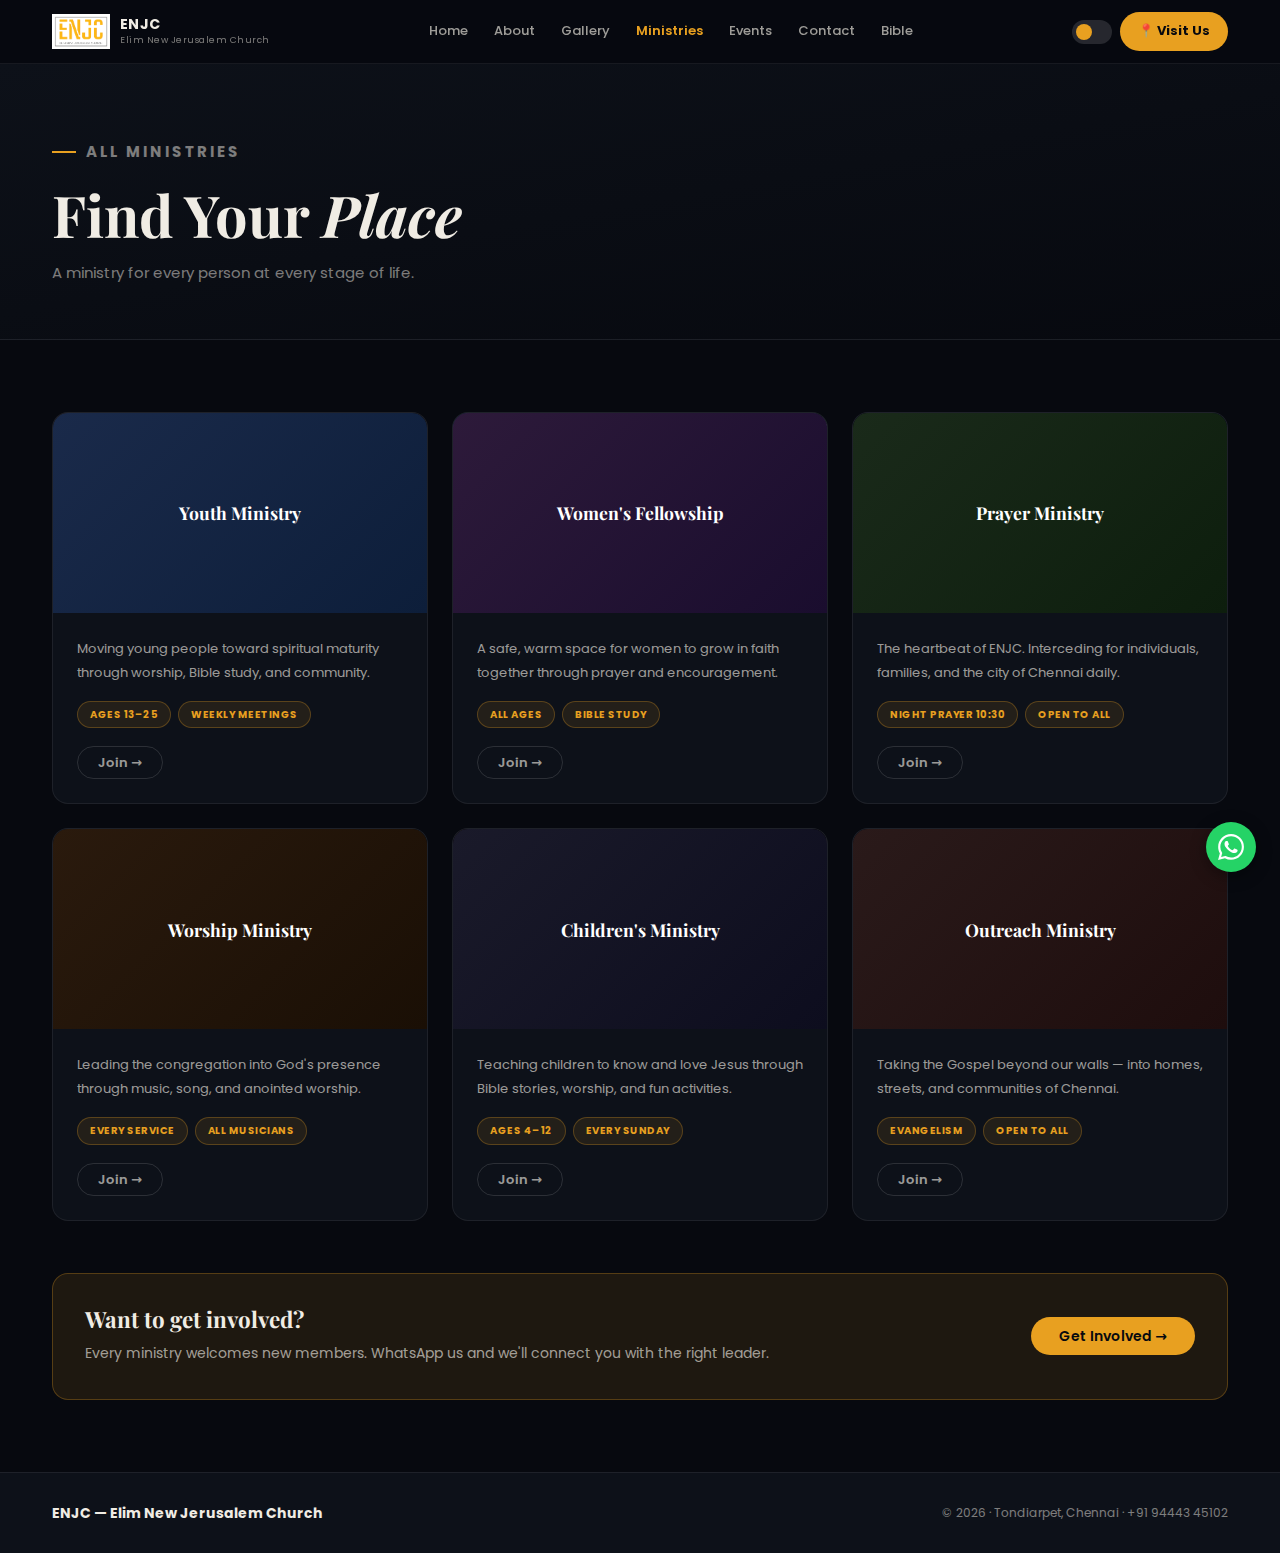
<file: ministries.html>
<!DOCTYPE html>
<html lang="en">
<head>
  <meta charset="UTF-8">
  <meta name="viewport" content="width=device-width, initial-scale=1">
  <title>Our Ministries | ENJC</title>
  <meta name="description" content="Ministries at ENJC — Youth, Women, Prayer, Worship, Children, and Outreach.">
  <link rel="preconnect" href="https://fonts.googleapis.com">
  <link href="https://fonts.googleapis.com/css2?family=Playfair+Display:ital,wght@0,600;0,700;0,800;1,600;1,700&family=Poppins:wght@300;400;500;600;700&family=Noto+Serif+Tamil:wght@400;600&display=swap" rel="stylesheet">
  <script src="js/site.js"></script>
  <link rel="stylesheet" href="css/main.css">
</head>
<body>
  <header>
    <nav class="site-nav" aria-label="Primary navigation">
      <div class="container">
        <a href="index.html" class="nav-logo" aria-label="ENJC home">
          <img src="images/logo/logo.png" class="nav-logo__img" alt="ENJC logo"
               onerror="this.style.display='none';this.nextElementSibling.style.display='flex'">
          <span class="nav-logo__fallback" aria-hidden="true">ENJC</span>
          <div>
            <div class="nav-logo__name">ENJC</div>
            <div class="nav-logo__sub">Elim New Jerusalem Church</div>
          </div>
        </a>
        <div class="nav-links" role="list"><a href="index.html" class="nav-link" role="listitem">Home</a><a href="about.html" class="nav-link" role="listitem">About</a><a href="gallery.html" class="nav-link" role="listitem">Gallery</a><a href="ministries.html" class="nav-link  nav-link--active" role="listitem">Ministries</a><a href="events.html" class="nav-link" role="listitem">Events</a><a href="contact.html" class="nav-link" role="listitem">Contact</a><a href="bible.html" class="nav-link" role="listitem">Bible</a></div>
        <div class="nav-controls">
          <button class="theme-toggle" onclick="toggleTheme()" aria-label="Toggle dark/light theme">
            <div class="theme-toggle__dot"></div>
          </button>
          <a href="https://maps.app.goo.gl/MBCqCCf7mtkW4bkh6" target="_blank" rel="noopener" class="nav-visit-btn">
            📍 Visit Us
          </a>
        </div>
        <button class="nav-hamburger" onclick="toggleMenu()" aria-label="Open menu">
          <span class="nav-hamburger__line"></span>
          <span class="nav-hamburger__line"></span>
          <span class="nav-hamburger__line"></span>
        </button>
      </div>
      <div class="mobile-menu" id="mobile-menu" role="menu"><a href="index.html" class="mobile-menu__link" role="menuitem">Home</a><a href="about.html" class="mobile-menu__link" role="menuitem">About</a><a href="gallery.html" class="mobile-menu__link" role="menuitem">Gallery</a><a href="ministries.html" class="mobile-menu__link  is-active" role="menuitem">Ministries</a><a href="events.html" class="mobile-menu__link" role="menuitem">Events</a><a href="contact.html" class="mobile-menu__link" role="menuitem">Contact</a><a href="bible.html" class="mobile-menu__link" role="menuitem">Bible</a></div>
    </nav>
  </header>

<main>

  <section class="page-hero" aria-labelledby="page-title">
    <div class="container">
      <p class="section-tag">All Ministries</p>
      <h1 id="page-title">Find Your <em>Place</em></h1>
      <p>A ministry for every person at every stage of life.</p>
    </div>
  </section>

  <section class="section" aria-labelledby="ministries-heading">
    <div class="container">
      <h2 class="section-heading sr-only" id="ministries-heading">Ministry Cards</h2>
      <div class="grid-3">
        <article class="card ministry-card" style="overflow:hidden;">
          <div class="ministry-card__image" style="height:200px;position:relative;overflow:hidden;">
            <img src="images/ministries/youth.jpg" alt="Youth Ministry" loading="lazy"
                 style="width:100%;height:100%;object-fit:cover;position:absolute;inset:0;">
            <!-- Gradient fallback shown when image is absent -->
            <div class="ministry-card__overlay" style="position:absolute;inset:0;background:linear-gradient(135deg,#1a2a4a,#0d1e3a);display:flex;align-items:center;justify-content:center;">
              <h3 style="color:white;font-size:1.1rem;text-align:center;padding:20px;">Youth Ministry</h3>
            </div>
          </div>
          <div class="ministry-card__body" style="padding:24px;">
            <p style="font-size:13px;margin-bottom:16px;">Moving young people toward spiritual maturity through worship, Bible study, and community.</p>
            <div class="ministry-card__tags" style="display:flex;gap:7px;flex-wrap:wrap;margin-bottom:18px;">
              <span class="badge badge--gold">Ages 13–25</span>
              <span class="badge badge--gold">Weekly meetings</span>
            </div>
            <a href="https://wa.me/919444345102?text=Hi%2C+I+want+to+join+Youth+Ministry" target="_blank" rel="noopener"
               class="btn btn--outline" style="font-size:13px;padding:9px 20px;">Join →</a>
          </div>
        </article>
        <article class="card ministry-card" style="overflow:hidden;">
          <div class="ministry-card__image" style="height:200px;position:relative;overflow:hidden;">
            <img src="images/ministries/women.jpg" alt="Women's Fellowship" loading="lazy"
                 style="width:100%;height:100%;object-fit:cover;position:absolute;inset:0;">
            <!-- Gradient fallback shown when image is absent -->
            <div class="ministry-card__overlay" style="position:absolute;inset:0;background:linear-gradient(135deg,#2d1a3a,#1a0d2e);display:flex;align-items:center;justify-content:center;">
              <h3 style="color:white;font-size:1.1rem;text-align:center;padding:20px;">Women's Fellowship</h3>
            </div>
          </div>
          <div class="ministry-card__body" style="padding:24px;">
            <p style="font-size:13px;margin-bottom:16px;">A safe, warm space for women to grow in faith together through prayer and encouragement.</p>
            <div class="ministry-card__tags" style="display:flex;gap:7px;flex-wrap:wrap;margin-bottom:18px;">
              <span class="badge badge--gold">All ages</span>
              <span class="badge badge--gold">Bible study</span>
            </div>
            <a href="https://wa.me/919444345102?text=Hi%2C+I+want+to+join+Women's+Fellowship" target="_blank" rel="noopener"
               class="btn btn--outline" style="font-size:13px;padding:9px 20px;">Join →</a>
          </div>
        </article>
        <article class="card ministry-card" style="overflow:hidden;">
          <div class="ministry-card__image" style="height:200px;position:relative;overflow:hidden;">
            <img src="images/ministries/prayer.jpg" alt="Prayer Ministry" loading="lazy"
                 style="width:100%;height:100%;object-fit:cover;position:absolute;inset:0;">
            <!-- Gradient fallback shown when image is absent -->
            <div class="ministry-card__overlay" style="position:absolute;inset:0;background:linear-gradient(135deg,#1a2a1a,#0d1e0d);display:flex;align-items:center;justify-content:center;">
              <h3 style="color:white;font-size:1.1rem;text-align:center;padding:20px;">Prayer Ministry</h3>
            </div>
          </div>
          <div class="ministry-card__body" style="padding:24px;">
            <p style="font-size:13px;margin-bottom:16px;">The heartbeat of ENJC. Interceding for individuals, families, and the city of Chennai daily.</p>
            <div class="ministry-card__tags" style="display:flex;gap:7px;flex-wrap:wrap;margin-bottom:18px;">
              <span class="badge badge--gold">Night Prayer 10:30</span>
              <span class="badge badge--gold">Open to all</span>
            </div>
            <a href="https://wa.me/919444345102?text=Hi%2C+I+want+to+join+Prayer+Ministry" target="_blank" rel="noopener"
               class="btn btn--outline" style="font-size:13px;padding:9px 20px;">Join →</a>
          </div>
        </article>
        <article class="card ministry-card" style="overflow:hidden;">
          <div class="ministry-card__image" style="height:200px;position:relative;overflow:hidden;">
            <img src="images/ministries/worship.jpg" alt="Worship Ministry" loading="lazy"
                 style="width:100%;height:100%;object-fit:cover;position:absolute;inset:0;">
            <!-- Gradient fallback shown when image is absent -->
            <div class="ministry-card__overlay" style="position:absolute;inset:0;background:linear-gradient(135deg,#2a1a0d,#1a0f05);display:flex;align-items:center;justify-content:center;">
              <h3 style="color:white;font-size:1.1rem;text-align:center;padding:20px;">Worship Ministry</h3>
            </div>
          </div>
          <div class="ministry-card__body" style="padding:24px;">
            <p style="font-size:13px;margin-bottom:16px;">Leading the congregation into God's presence through music, song, and anointed worship.</p>
            <div class="ministry-card__tags" style="display:flex;gap:7px;flex-wrap:wrap;margin-bottom:18px;">
              <span class="badge badge--gold">Every service</span>
              <span class="badge badge--gold">All musicians</span>
            </div>
            <a href="https://wa.me/919444345102?text=Hi%2C+I+want+to+join+Worship+Ministry" target="_blank" rel="noopener"
               class="btn btn--outline" style="font-size:13px;padding:9px 20px;">Join →</a>
          </div>
        </article>
        <article class="card ministry-card" style="overflow:hidden;">
          <div class="ministry-card__image" style="height:200px;position:relative;overflow:hidden;">
            <img src="images/ministries/children.jpg" alt="Children's Ministry" loading="lazy"
                 style="width:100%;height:100%;object-fit:cover;position:absolute;inset:0;">
            <!-- Gradient fallback shown when image is absent -->
            <div class="ministry-card__overlay" style="position:absolute;inset:0;background:linear-gradient(135deg,#1a1a2a,#0d0d1e);display:flex;align-items:center;justify-content:center;">
              <h3 style="color:white;font-size:1.1rem;text-align:center;padding:20px;">Children's Ministry</h3>
            </div>
          </div>
          <div class="ministry-card__body" style="padding:24px;">
            <p style="font-size:13px;margin-bottom:16px;">Teaching children to know and love Jesus through Bible stories, worship, and fun activities.</p>
            <div class="ministry-card__tags" style="display:flex;gap:7px;flex-wrap:wrap;margin-bottom:18px;">
              <span class="badge badge--gold">Ages 4–12</span>
              <span class="badge badge--gold">Every Sunday</span>
            </div>
            <a href="https://wa.me/919444345102?text=Hi%2C+I+want+to+join+Children's+Ministry" target="_blank" rel="noopener"
               class="btn btn--outline" style="font-size:13px;padding:9px 20px;">Join →</a>
          </div>
        </article>
        <article class="card ministry-card" style="overflow:hidden;">
          <div class="ministry-card__image" style="height:200px;position:relative;overflow:hidden;">
            <img src="images/ministries/outreach.jpg" alt="Outreach Ministry" loading="lazy"
                 style="width:100%;height:100%;object-fit:cover;position:absolute;inset:0;">
            <!-- Gradient fallback shown when image is absent -->
            <div class="ministry-card__overlay" style="position:absolute;inset:0;background:linear-gradient(135deg,#2a1a1a,#1e0d0d);display:flex;align-items:center;justify-content:center;">
              <h3 style="color:white;font-size:1.1rem;text-align:center;padding:20px;">Outreach Ministry</h3>
            </div>
          </div>
          <div class="ministry-card__body" style="padding:24px;">
            <p style="font-size:13px;margin-bottom:16px;">Taking the Gospel beyond our walls — into homes, streets, and communities of Chennai.</p>
            <div class="ministry-card__tags" style="display:flex;gap:7px;flex-wrap:wrap;margin-bottom:18px;">
              <span class="badge badge--gold">Evangelism</span>
              <span class="badge badge--gold">Open to all</span>
            </div>
            <a href="https://wa.me/919444345102?text=Hi%2C+I+want+to+join+Outreach+Ministry" target="_blank" rel="noopener"
               class="btn btn--outline" style="font-size:13px;padding:9px 20px;">Join →</a>
          </div>
        </article>
      </div>

      <!-- CTA banner -->
      <div class="card card--gold" style="margin-top:52px;padding:32px;display:flex;align-items:center;justify-content:space-between;flex-wrap:wrap;gap:20px;">
        <div>
          <h3 style="margin-bottom:8px;">Want to get involved?</h3>
          <p style="font-size:14px;">Every ministry welcomes new members. WhatsApp us and we&#39;ll connect you with the right leader.</p>
        </div>
        <a href="https://wa.me/919444345102?text=Hi%2C+I+want+to+get+involved+in+ENJC"
           target="_blank" rel="noopener" class="btn btn--gold">Get Involved →</a>
      </div>

    </div>
  </section>

</main>

  <footer class="site-footer">
    <div class="container">
      <div class="site-footer__inner">
        <div class="site-footer__logo">ENJC — Elim New Jerusalem Church</div>
        <div class="site-footer__copy">© 2026 · Tondiarpet, Chennai · +91 94443 45102</div>
      </div>
    </div>
  </footer>

  <a href="https://wa.me/919444345102" target="_blank" rel="noopener"
     class="wa-float" title="Chat on WhatsApp" aria-label="Chat on WhatsApp">
    <svg width="26" height="26" viewBox="0 0 24 24" fill="white" aria-hidden="true">
      <path d="M17.472 14.382c-.297-.149-1.758-.867-2.03-.967-.273-.099-.471-.148-.67.15-.197.297-.767.966-.94 1.164-.173.199-.347.223-.644.075-.297-.15-1.255-.463-2.39-1.475-.883-.788-1.48-1.761-1.653-2.059-.173-.297-.018-.458.13-.606.134-.133.298-.347.446-.52.149-.174.198-.298.298-.497.099-.198.05-.371-.025-.52-.075-.149-.669-1.612-.916-2.207-.242-.579-.487-.5-.669-.51-.173-.008-.371-.01-.57-.01-.198 0-.52.074-.792.372-.272.297-1.04 1.016-1.04 2.479 0 1.462 1.065 2.875 1.213 3.074.149.198 2.096 3.2 5.077 4.487.709.306 1.262.489 1.694.625.712.227 1.36.195 1.871.118.571-.085 1.758-.719 2.006-1.413.248-.694.248-1.289.173-1.413-.074-.124-.272-.198-.57-.347m-5.421 7.403h-.004a9.87 9.87 0 01-5.031-1.378l-.361-.214-3.741.982.998-3.648-.235-.374a9.86 9.86 0 01-1.51-5.26c.001-5.45 4.436-9.884 9.888-9.884 2.64 0 5.122 1.03 6.988 2.898a9.825 9.825 0 012.893 6.994c-.003 5.45-4.437 9.884-9.885 9.884m8.413-18.297A11.815 11.815 0 0012.05 0C5.495 0 .16 5.335.157 11.892c0 2.096.547 4.142 1.588 5.945L.057 24l6.305-1.654a11.882 11.882 0 005.683 1.448h.005c6.554 0 11.89-5.335 11.893-11.893a11.821 11.821 0 00-3.48-8.413Z"/>
    </svg>
  </a>

  <button class="scroll-top-btn" id="scroll-top-btn" onclick="goTop()" aria-label="Back to top">↑</button>

  <nav class="bottom-nav" aria-label="Mobile navigation">
    <a href="index.html" class="bottom-nav__item"><span class="bottom-nav__icon" aria-hidden="true">🏠</span><span class="bottom-nav__label">Home</span></a>
    <a href="about.html" class="bottom-nav__item"><span class="bottom-nav__icon" aria-hidden="true">✝</span><span class="bottom-nav__label">About</span></a>
    <div class="bottom-nav__center"><a href="bible.html" class="bottom-nav__bible-btn" aria-label="Bible">📖</a></div>
    <a href="events.html" class="bottom-nav__item"><span class="bottom-nav__icon" aria-hidden="true">📅</span><span class="bottom-nav__label">Events</span></a>
    <a href="contact.html" class="bottom-nav__item"><span class="bottom-nav__icon" aria-hidden="true">✉</span><span class="bottom-nav__label">Contact</span></a>
  </nav>

</body>
</html>
</body></html>
</file>
<file: css/main.css>
/* ============================================================
   ENJC — Main Stylesheet
   Design system: Playfair Display (headings) + Poppins (body)
   Tokens → Base → Layout → Components → Utilities → Responsive
   ============================================================ */

/* ── GOOGLE FONTS ─────────────────────────────────────────── */
@import url('https://fonts.googleapis.com/css2?family=Playfair+Display:ital,wght@0,600;0,700;0,800;1,600;1,700&family=Poppins:wght@300;400;500;600;700&family=Noto+Serif+Tamil:wght@400;600&display=swap');


/* ── DESIGN TOKENS ────────────────────────────────────────── */
:root {
  /* Background layers */
  --color-bg:          #07090f;
  --color-bg-2:        #0d1119;
  --color-bg-3:        #131b27;

  /* Text */
  --color-text:        #f0ece4;
  --color-text-muted:  rgba(240, 236, 228, .65);
  --color-text-faint:  rgba(240, 236, 228, .50);

  /* Borders */
  --color-border:      rgba(255, 255, 255, .07);
  --color-border-mid:  rgba(255, 255, 255, .13);

  /* Accent — gold */
  --color-gold:        #e8a020;
  --color-gold-bg:     rgba(232, 160, 32, .10);
  --color-gold-border: rgba(232, 160, 32, .28);

  /* Typography */
  --font-heading: 'Playfair Display', Georgia, serif;
  --font-body:    'Poppins', system-ui, sans-serif;
  --font-tamil:   'Noto Serif Tamil', serif;

  /* Spacing */
  --nav-height:   64px;
  --max-width:    1240px;
  --radius-sm:    10px;
  --radius-md:    16px;
  /* ── BIBLE PAGE BRIDGE VARS (alias → semantic tokens) ──────
     These map bible's short CSS var names to the site's
     semantic token values so one data-theme toggle works
     across ALL pages including bible.html.                  */
  --bg:   var(--color-bg);
  --bg2:  var(--color-bg-2);
  --bg3:  var(--color-bg-3);
  --tx:   var(--color-text);
  --tx2:  var(--color-text-muted);
  --tx3:  var(--color-text-faint);
  --bd:   var(--color-border);
  --bd2:  var(--color-border-mid);
  --gd:   var(--color-gold);
  --gdb:  var(--color-gold-border);
  --gdm:  var(--color-gold-bg);
  /* Bible radius tokens */
  --r:    10px;
  --rl:   8px;
  --rx:   14px;
  /* Bible font tokens (already same as site) */
  --serif: var(--font-heading);
  --sans:  var(--font-body);
  --tamil: var(--font-tamil);
  /* gd2 — secondary gold (bible-only, no main.css equivalent) */
  --gd2:  #f5bf50;
}

/* Light theme overrides */
[data-theme="light"] {
  --color-bg:          #f8f6f1;
  --color-bg-2:        #eeece6;
  --color-bg-3:        #e4e0d8;
  --color-text:        #1c1710;
  --color-text-muted:  rgba(28, 23, 16, .62);
  --color-text-faint:  rgba(28, 23, 16, .60);
  --color-border:      rgba(28, 23, 16, .09);
  --color-border-mid:  rgba(28, 23, 16, .18);
  --color-gold:        #8a6009;
  --color-gold-bg:     rgba(138, 96, 9, .09);
  --color-gold-border: rgba(138, 96, 9, .28);
  /* Bible bridge vars auto-update via alias — no overrides needed here.
     --bg inherits from --color-bg, --tx from --color-text etc.
     Only gd2 (no semantic equivalent) needs a direct override: */
  --gd2: #daa520;
}


/* ── RESET ────────────────────────────────────────────────── */
*,
*::before,
*::after {
  box-sizing: border-box;
  margin: 0;
  padding: 0;
}

html {
  scroll-behavior: smooth;
}


/* ── BASE ─────────────────────────────────────────────────── */
body {
  background: var(--color-bg);
  color: var(--color-text);
  font-family: var(--font-body);
  font-size: 16px;
  line-height: 1.75;
  -webkit-font-smoothing: antialiased;
  padding-bottom: 68px;           /* room for mobile bottom nav */
  transition: background .25s, color .25s;
}

h1, h2, h3, h4 {
  font-family: var(--font-heading);
  color: var(--color-text);
  line-height: 1.2;
  font-weight: 700;
}

h1 { font-size: clamp(2.2rem, 5vw, 3.6rem); }
h2 { font-size: clamp(1.7rem, 3.5vw, 2.4rem); }
h3 { font-size: clamp(1.1rem, 2vw, 1.4rem); }
h4 { font-size: 1rem; font-family: var(--font-body); }

p {
  color: var(--color-text-muted);
  line-height: 1.85;
  font-size: 15px;
}

a {
  text-decoration: none;
  color: inherit;
}

img {
  max-width: 100%;
  display: block;
}


/* ── LAYOUT ───────────────────────────────────────────────── */
.container {
  max-width: var(--max-width);
  margin: 0 auto;
  padding: 0 32px;
}

.section      { padding: 72px 0; }
.section-alt  { padding: 72px 0; background: var(--color-bg-2); }
.section-sm   { padding: 48px 0; }

.divider {
  height: 1px;
  background: var(--color-border);
}

/* Two- and three-column grids */
.grid-2 { display: grid; grid-template-columns: 1fr 1fr; gap: 28px; }
.grid-3 { display: grid; grid-template-columns: repeat(3, 1fr); gap: 24px; }
.grid-4 { display: grid; grid-template-columns: repeat(4, 1fr); gap: 12px; }


/* ── NAVIGATION ───────────────────────────────────────────── */
.site-nav {
  position: sticky;
  top: 0;
  z-index: 999;
  height: var(--nav-height);
  background: rgba(7, 9, 15, .92);
  backdrop-filter: blur(20px);
  -webkit-backdrop-filter: blur(20px);
  border-bottom: 1px solid var(--color-border);
  transition: background .25s;
}

[data-theme="light"] .site-nav {
  background: rgba(248, 246, 241, .92);
}

.site-nav .container {
  height: 100%;
  display: flex;
  align-items: center;
  justify-content: space-between;
  gap: 16px;
}

/* Logo */
.nav-logo {
  display: flex;
  align-items: center;
  gap: 10px;
  flex-shrink: 0;
}

.nav-logo__img {
  height: 36px;
  width: auto;
  object-fit: contain;
}

.nav-logo__fallback {
  height: 36px;
  padding: 0 12px;
  background: var(--color-gold);
  border-radius: 6px;
  display: none;
  align-items: center;
  justify-content: center;
  font-size: 13px;
  font-weight: 800;
  color: #07090f;
  letter-spacing: -.5px;
}

.nav-logo__name {
  font-size: 14px;
  font-weight: 700;
  color: var(--color-text);
  letter-spacing: .3px;
  line-height: 1.3;
}

.nav-logo__sub {
  font-size: 9px;
  color: var(--color-text-faint);
  letter-spacing: .5px;
}

/* Links */
.nav-links {
  display: flex;
  gap: 0;
  align-items: center;
}

.nav-link {
  font-size: 13px;
  font-weight: 500;
  color: var(--color-text-muted);
  padding: 6px 13px;
  border-radius: 6px;
  transition: color .15s;
  white-space: nowrap;
}

.nav-link:hover          { color: var(--color-text); }
.nav-link.nav-link--active { color: var(--color-gold); font-weight: 600; }

/* Right controls */
.nav-controls {
  display: flex;
  align-items: center;
  gap: 8px;
  flex-shrink: 0;
}

.theme-toggle {
  width: 40px;
  height: 24px;
  border-radius: 99px;
  background: var(--color-border-mid);
  border: none;
  cursor: pointer;
  position: relative;
  display: flex;
  align-items: center;
  padding: 4px;
  flex-shrink: 0;
}

.theme-toggle__dot {
  width: 16px;
  height: 16px;
  border-radius: 50%;
  background: var(--color-gold);
  transition: transform .22s;
}

[data-theme="light"] .theme-toggle__dot {
  transform: translateX(16px);
}

.nav-visit-btn {
  background: var(--color-gold);
  color: #07090f;
  padding: 8px 18px;
  border-radius: 99px;
  font-size: 13px;
  font-weight: 700;
  white-space: nowrap;
  transition: filter .15s;
}

.nav-visit-btn:hover { filter: brightness(1.09); }

/* Hamburger */
.nav-hamburger {
  display: none;
  flex-direction: column;
  gap: 5px;
  cursor: pointer;
  padding: 5px;
  background: none;
  border: none;
  flex-shrink: 0;
}

.nav-hamburger__line {
  width: 22px;
  height: 2px;
  background: var(--color-text-muted);
  border-radius: 2px;
  transition: all .25s;
  display: block;
}

/* Mobile dropdown */
.mobile-menu {
  display: none;
  flex-direction: column;
  background: var(--color-bg-2);
  border-bottom: 1px solid var(--color-border);
}

.mobile-menu.is-open { display: flex; }

.mobile-menu__link {
  color: var(--color-text-muted);
  font-size: 14px;
  font-weight: 500;
  padding: 13px 20px;
  border-bottom: 1px solid var(--color-border);
}

.mobile-menu__link:last-child { border-bottom: none; }
.mobile-menu__link.is-active  { color: var(--color-gold); }


/* ── HERO ─────────────────────────────────────────────────── */
.hero {
  position: relative;
  width: 100%;
  height: 100svh;
  min-height: 520px;
  overflow: hidden;
  display: flex;
  align-items: center;
  justify-content: center;
}

.hero__image {
  position: absolute;
  inset: 0;
  width: 100%;
  height: 100%;
  object-fit: cover;
  z-index: 0;
}

/* Show desktop image by default; swap on small screens via .hero__image--mobile */
.hero__image--mobile { display: none; }

.hero__overlay {
  position: absolute;
  inset: 0;
  background: rgba(0, 0, 0, .52);
  z-index: 1;
}

.hero__content {
  position: relative;
  z-index: 2;
  text-align: center;
  padding: 0 28px;
  max-width: 720px;
}

.hero__eyebrow {
  font-size: 13px;
  font-weight: 600;
  letter-spacing: 3px;
  text-transform: uppercase;
  color: rgba(232, 160, 32, .85);
  margin-bottom: 18px;
}

.hero__title {
  font-family: var(--font-heading);
  font-size: clamp(1.9rem, 5vw, 3.4rem);
  font-weight: 700;
  color: #fff;
  line-height: 1.25;
  margin-bottom: 16px;
}

.hero__title em {
  color: var(--color-gold);
  font-style: italic;
}

.hero__ref {
  font-size: 14px;
  color: rgba(255, 255, 255, .6);
  font-style: italic;
  margin-bottom: 36px;
}

.hero__actions {
  display: flex;
  gap: 12px;
  justify-content: center;
  flex-wrap: wrap;
}


/* ── PAGE HERO (inner pages) ──────────────────────────────── */
.page-hero {
  background: linear-gradient(170deg, var(--color-bg-2) 0%, var(--color-bg) 100%);
  border-bottom: 1px solid var(--color-border);
  padding: 64px 0 52px;
}

.page-hero p {
  font-size: 15px;
  color: var(--color-text-faint);
  margin-top: 10px;
  max-width: 480px;
}


/* ── SECTION LABELS ───────────────────────────────────────── */
.section-tag {
  display: flex;
  align-items: center;
  gap: 10px;
  font-size: 10px;
  font-weight: 700;
  letter-spacing: 2.5px;
  text-transform: uppercase;
  color: var(--color-gold);
  margin-bottom: 14px;
}

.section-tag::before {
  content: '';
  width: 24px;
  height: 1.5px;
  background: var(--color-gold);
  flex-shrink: 0;
}

.section-heading {
  color: var(--color-text);
  margin-bottom: 10px;
}

.section-heading em {
  color: var(--color-gold);
  font-style: italic;
}

.section-rule {
  width: 44px;
  height: 2px;
  background: var(--color-gold);
  border-radius: 2px;
  margin: 14px 0 40px;
}

.section-sub {
  font-size: 14px;
  color: var(--color-text-muted);
  max-width: 580px;
  line-height: 1.85;
  margin-bottom: 36px;
}


/* ── CARDS ────────────────────────────────────────────────── */
.card {
  background: var(--color-bg-2);
  border: 1px solid var(--color-border);
  border-radius: var(--radius-md);
  transition: border-color .2s;
}

.card:hover { border-color: var(--color-border-mid); }

.card--gold {
  background: var(--color-gold-bg);
  border-color: var(--color-gold-border);
}

/* Sunday service time sub-card (dark overlay style) */
.service-slot {
  background: rgba(0, 0, 0, .18);
  border-radius: 10px;
  padding: 16px;
  text-align: center;
}

.service-slot__label {
  font-size: 10px;
  font-weight: 700;
  letter-spacing: 1.5px;
  text-transform: uppercase;
  color: var(--color-gold);
  margin-bottom: 8px;
}

.service-slot__time {
  font-family: var(--font-heading);
  font-size: 1.5rem;
  font-weight: 700;
  color: #fff;
}

/* Activity mini-card icon row */
.activity-card__icon  { font-size: 20px; margin-bottom: 10px; }
.activity-card__time  { font-size: 12px; color: var(--color-gold); font-weight: 600; margin-bottom: 4px; }

/* Date card (deliverance 2026 grid) */
.date-card__month {
  font-size: 11px;
  font-weight: 700;
  letter-spacing: 1px;
  text-transform: uppercase;
  color: var(--color-gold);
  margin-bottom: 8px;
}

.date-card__date {
  font-family: var(--font-heading);
  font-size: 1rem;
  font-weight: 600;
  color: var(--color-text);
}


/* ── BUTTONS ──────────────────────────────────────────────── */
.btn {
  display: inline-flex;
  align-items: center;
  justify-content: center;
  gap: 8px;
  padding: 12px 28px;
  border-radius: 99px;
  font-size: 14px;
  font-weight: 600;
  font-family: var(--font-body);
  cursor: pointer;
  border: none;
  transition: all .2s;
  text-decoration: none;
  white-space: nowrap;
  line-height: 1;
}

.btn--gold {
  background: var(--color-gold);
  color: #07090f;
}

.btn--gold:hover { filter: brightness(1.08); }

.btn--outline {
  background: transparent;
  border: 1.5px solid var(--color-border-mid);
  color: var(--color-text-muted);
}

.btn--outline:hover {
  border-color: var(--color-gold-border);
  color: var(--color-gold);
}

/* Hero ghost variant on dark background */
.btn--ghost {
  border: 1.5px solid rgba(255, 255, 255, .35);
  color: rgba(255, 255, 255, .8);
  background: transparent;
}


/* ── BADGES ───────────────────────────────────────────────── */
.badge {
  display: inline-block;
  font-size: 10px;
  font-weight: 700;
  padding: 4px 12px;
  border-radius: 99px;
  letter-spacing: .5px;
  text-transform: uppercase;
}

.badge--gold  { background: var(--color-gold-bg); color: var(--color-gold); border: 1px solid var(--color-gold-border); }
.badge--blue  { background: rgba(59,130,246,.1);  color: #60a5fa;           border: 1px solid rgba(59,130,246,.25); }
.badge--green { background: rgba(34,197,94,.1);   color: #4ade80;           border: 1px solid rgba(34,197,94,.25); }


/* ── FORMS ────────────────────────────────────────────────── */
.form-field {
  width: 100%;
  background: var(--color-bg);
  border: 1px solid var(--color-border-mid);
  border-radius: var(--radius-sm);
  padding: 13px 16px;
  color: var(--color-text);
  font-size: 14px;
  font-family: var(--font-body);
  outline: none;
  transition: border-color .2s;
  -webkit-appearance: none;
}

.form-field::placeholder { color: var(--color-text-faint); }
.form-field:focus         { border-color: var(--color-gold-border); }

[data-theme="light"] .form-field { background: var(--color-bg-3); }

textarea.form-field {
  resize: vertical;
  min-height: 120px;
}


/* ── FOOTER ───────────────────────────────────────────────── */
.site-footer {
  background: var(--color-bg-2);
  border-top: 1px solid var(--color-border);
  padding: 28px 0;
}

.site-footer__inner {
  display: flex;
  align-items: center;
  justify-content: space-between;
  flex-wrap: wrap;
  gap: 12px;
}

.site-footer__logo { font-size: 14px; font-weight: 700; color: var(--color-text); }
.site-footer__copy { font-size: 12px; color: var(--color-text-faint); }


/* ── BOTTOM NAV (mobile) ──────────────────────────────────── */
.bottom-nav {
  display: none;
  position: fixed;
  bottom: 0;
  left: 0;
  right: 0;
  height: 64px;
  z-index: 900;
  background: rgba(7, 9, 15, .97);
  border-top: 1px solid rgba(232, 160, 32, .18);
  align-items: stretch;
}

[data-theme="light"] .bottom-nav { background: rgba(248, 246, 241, .97); }

.bottom-nav__item {
  flex: 1;
  display: flex;
  flex-direction: column;
  align-items: center;
  justify-content: center;
  gap: 3px;
  text-decoration: none;
  padding: 6px 0 8px;
  transition: opacity .15s;
}

.bottom-nav__icon  { font-size: 19px; line-height: 1; }
.bottom-nav__label { font-size: 9px; color: var(--color-text-faint); letter-spacing: .2px; }
.bottom-nav__item.is-active .bottom-nav__label { color: var(--color-gold); }

/* Center Bible button */
.bottom-nav__center {
  flex: 1;
  display: flex;
  align-items: center;
  justify-content: center;
  padding-bottom: 4px;
}

.bottom-nav__bible-btn {
  width: 52px;
  height: 52px;
  background: var(--color-gold);
  border-radius: 50%;
  display: flex;
  align-items: center;
  justify-content: center;
  font-size: 22px;
  color: #07090f;
  margin-top: -20px;
  text-decoration: none;
  box-shadow: 0 4px 18px rgba(232,160,32,.45), 0 0 0 3px var(--color-bg);
  transition: transform .2s;
}

.bottom-nav__bible-btn:hover { transform: scale(1.07); }


/* ── FLOATING ACTIONS ─────────────────────────────────────── */
.wa-float {
  position: fixed;
  bottom: 80px;
  right: 18px;
  width: 50px;
  height: 50px;
  background: #25d366;
  border-radius: 50%;
  display: flex;
  align-items: center;
  justify-content: center;
  z-index: 800;
  box-shadow: 0 4px 16px rgba(0, 0, 0, .4);
  text-decoration: none;
  transition: transform .2s;
}

.wa-float:hover { transform: scale(1.09); }

.scroll-top-btn {
  position: fixed;
  bottom: 80px;
  right: 76px;
  width: 44px;
  height: 44px;
  background: var(--color-gold);
  border-radius: 50%;
  display: flex;
  align-items: center;
  justify-content: center;
  font-size: 18px;
  color: #07090f;
  font-weight: 700;
  cursor: pointer;
  border: none;
  box-shadow: 0 4px 14px rgba(0, 0, 0, .35);
  opacity: 0;
  pointer-events: none;
  transition: all .25s;
  z-index: 800;
}

.scroll-top-btn.is-visible {
  opacity: 1;
  pointer-events: all;
}


/* ── RESPONSIVE ───────────────────────────────────────────── */
@media (max-width: 900px) {
  /* Hide desktop nav; show hamburger */
  .nav-links,
  .nav-visit-btn   { display: none; }
  .nav-hamburger   { display: flex; }

  /* Show mobile bottom nav */
  .bottom-nav { display: flex !important; }

  /* Remove desktop body padding-bottom */
  body { padding-bottom: 68px; }

  /* Collapse grids */
  .grid-3 { grid-template-columns: 1fr; }
  .grid-4 { grid-template-columns: 1fr 1fr; }
}

@media (max-width: 768px) {
  .container { padding: 0 18px; }
  .section,
  .section-alt { padding: 48px 0; }
  .section-sm  { padding: 32px 0; }

  .grid-2 { grid-template-columns: 1fr; gap: 20px; }
  .grid-3 { grid-template-columns: 1fr 1fr; }

  .site-footer__inner { flex-direction: column; text-align: center; }
}

@media (max-width: 600px) {
  /* Swap hero images */
  .hero__image--desktop { display: none !important; }
  .hero__image--mobile  { display: block !important; }

  .grid-3 { grid-template-columns: 1fr; }
  .grid-4 { grid-template-columns: 1fr 1fr; }
}

@media (min-width: 901px) {
  body { padding-bottom: 0; }

  .wa-float       { bottom: 28px; right: 24px; }
  .scroll-top-btn { bottom: 28px; right: 84px; }
}

/* Pulse animation for live indicator */
@keyframes pulse { 0%, 100% { opacity: 1; } 50% { opacity: .35; } }

/* Screen-reader only utility */
.sr-only {
  position: absolute;
  width: 1px;
  height: 1px;
  padding: 0;
  margin: -1px;
  overflow: hidden;
  clip: rect(0,0,0,0);
  white-space: nowrap;
  border: 0;
}

/* Ministry card — hide gradient overlay once real image loads */
.ministry-card__image img:not([src=""]) + .ministry-card__overlay {
  display: none;
}

/* ═══════════════════════════════════════════════
   NX LAYOUT — New 2026 UI (top-grid pattern)
═══════════════════════════════════════════════ */

/* ── ROW 1: VOTD + CTRL ─────────────────────── */
.nx-top {
  display: grid;
  grid-template-columns: 1fr 300px;
  border-bottom: 1px solid #222;
}
@media(max-width:900px) { .nx-top { grid-template-columns: 1fr; } }

/* VOTD */
.nx-votd {
  padding: 22px 26px 18px;
  background: #111827;
  border: 1px solid #7c6cf0;
  border-top: none;
  border-left: none;
  border-bottom: none;
  position: relative;
  overflow: hidden;
}
.nx-votd::before {
  content: '';
  position: absolute; inset: 0;
  background: radial-gradient(ellipse 55% 70% at 0% 50%,
    rgba(124,108,240,.1) 0%, transparent 65%);
  pointer-events: none;
}
.nx-votd-badge {
  display: flex; align-items: center; gap: 7px;
  font-size: 9px; font-weight: 700; letter-spacing: 2.5px;
  text-transform: uppercase; color: #f5c842;
  margin-bottom: 14px;
}
.nx-votd-ta {
  font-family: var(--tamil);
  font-size: 1.1rem; font-weight: 700;
  line-height: 2; color: #fff;
  margin-bottom: 5px;
}
.nx-votd-taref {
  font-size: 12px; font-weight: 600;
  color: #f5c842; display: block;
  margin-bottom: 10px; font-style: normal;
}
.nx-votd-en {
  font-family: var(--serif); font-style: italic;
  font-size: .88rem; color: #9ca3af;
  line-height: 1.65; margin-bottom: 4px;
}
.nx-votd-enref {
  font-size: 11px; color: #6b7280;
  display: block; margin-bottom: 16px;
}
.nx-pills { display: flex; gap: 6px; flex-wrap: wrap; }
.nx-pill {
  display: inline-flex; align-items: center; gap: 5px;
  background: #1f2937; border: 1px solid #374151;
  border-radius: 8px; padding: 7px 13px;
  font-size: 11px; font-weight: 500; color: #d1d5db;
  cursor: pointer; font-family: var(--sans);
  transition: all .18s; white-space: nowrap;
}
.nx-pill:hover { border-color: #f5c842; color: #f5c842; }
.nx-pill-gold {
  background: rgba(245,200,66,.1);
  border-color: rgba(245,200,66,.35);
  color: #f5c842; font-weight: 600;
}
.nx-pill-gold:hover {
  background: #f5c842; color: #000;
  box-shadow: 0 0 14px rgba(245,200,66,.4);
}

/* CTRL PANEL */
.nx-ctrl {
  background: #1a1a1a;
  border-left: 1px solid #222;
  padding: 18px 16px;
  display: flex; flex-direction: column; gap: 8px;
}
@media(max-width:900px) {
  .nx-ctrl { border-left: none; border-top: 1px solid #222; }
}
.nx-lbl {
  font-size: 8px; font-weight: 600; letter-spacing: 2px;
  text-transform: uppercase; color: #6b7280; display: block;
}
.nx-lang-tog {
  display: flex; background: #111;
  border: 1px solid #374151; border-radius: 10px;
  padding: 3px; gap: 3px;
}
.nx-lang-btn {
  flex: 1; padding: 8px 6px; border-radius: 8px;
  font-size: 12px; font-weight: 500; border: none;
  background: transparent; color: #9ca3af;
  cursor: pointer; transition: all .2s; font-family: var(--sans);
}
.nx-lang-btn.on {
  background: #f5c842; color: #000; font-weight: 700;
  box-shadow: 0 0 10px rgba(245,200,66,.3);
}
.nx-sel {
  width: 100%; background: #111;
  border: 1px solid #374151; border-radius: 9px;
  padding: 9px 11px; color: #fff;
  font-size: 12px; font-family: var(--sans);
  cursor: pointer; appearance: none;
  background-image: url("data:image/svg+xml,%3Csvg xmlns='http://www.w3.org/2000/svg' width='10' height='10' viewBox='0 0 24 24' fill='none' stroke='%23f5c842' stroke-width='2'%3E%3Cpolyline points='6 9 12 15 18 9'/%3E%3C/svg%3E");
  background-repeat: no-repeat;
  background-position: right 10px center;
  padding-right: 28px; transition: border .2s;
}
.nx-sel:focus { outline: none; border-color: rgba(245,200,66,.4); }
.nx-read-btn {
  width: 100%; background: #f5c842; color: #000;
  border: none; border-radius: 9px; padding: 11px;
  font-size: 13px; font-weight: 700; cursor: pointer;
  font-family: var(--sans); letter-spacing: .3px;
  transition: all .2s;
}
.nx-read-btn:hover {
  filter: brightness(1.08);
  box-shadow: 0 0 18px rgba(245,200,66,.4);
}

/* ── ROW 2: PARALLEL + SEARCH | FONT ────────── */
.nx-mid {
  display: grid;
  grid-template-columns: 1fr 300px;
  border-bottom: 1px solid #222;
}
@media(max-width:900px) { .nx-mid { grid-template-columns: 1fr; } }

.nx-mid-left {
  padding: 12px 20px;
  display: flex; flex-direction: column; gap: 10px;
  border-right: 1px solid #222;
}
.nx-mid-right {
  background: #1a1a1a;
  padding: 14px 16px;
  display: flex; flex-direction: column;
  justify-content: center; gap: 8px;
}
@media(max-width:900px) {
  .nx-mid-left { border-right: none; }
  .nx-mid-right { border-top: 1px solid #222; }
}

/* parallel toggle */
.nx-para-row { display: flex; align-items: center; gap: 10px; }
.nx-para-lbl {
  font-size: 11px; color: #9ca3af;
  background: rgba(255,255,255,.05);
  border: 1px solid #374151; border-radius: 99px;
  padding: 4px 12px;
}
.nx-tog { position: relative; width: 38px; height: 22px; cursor: pointer; flex-shrink: 0; }
.nx-tog input { opacity: 0; width: 0; height: 0; }
.nx-tog-track {
  position: absolute; inset: 0;
  background: #333; border-radius: 99px; transition: background .2s;
}
.nx-tog-track::after {
  content: ''; position: absolute;
  left: 3px; top: 3px; width: 16px; height: 16px;
  border-radius: 50%; background: #666; transition: all .2s;
}
.nx-tog input:checked + .nx-tog-track { background: #f5c842; }
.nx-tog input:checked + .nx-tog-track::after {
  transform: translateX(16px); background: #000;
}
.nx-para-state { font-size: 11px; color: #6b7280; }
.nx-para-state.on { color: #f5c842; font-weight: 600; }

/* search */
.nx-search-row { display: flex; gap: 7px; }
.nx-search-inp {
  flex: 1; background: #111;
  border: 1px solid #374151; border-radius: 99px;
  padding: 9px 18px; color: #fff;
  font-size: 12px; font-family: var(--sans);
  outline: none; transition: all .2s;
}
.nx-search-inp:focus {
  border-color: rgba(245,200,66,.4);
  box-shadow: 0 0 0 3px rgba(245,200,66,.06);
}
.nx-search-inp::placeholder { color: #6b7280; }
.nx-search-btn {
  width: 38px; height: 38px; flex-shrink: 0;
  background: #f5c842; border: none; border-radius: 50%;
  cursor: pointer; font-size: 15px; color: #000;
  display: flex; align-items: center; justify-content: center;
  transition: all .2s;
}
.nx-search-btn:hover {
  filter: brightness(1.1);
  box-shadow: 0 0 14px rgba(245,200,66,.4);
}

/* font size */
.nx-fsz-row { display: flex; align-items: center; gap: 6px; }
.nx-fsz-btn {
  background: #111; border: 1px solid #374151; border-radius: 8px;
  padding: 6px 11px; font-size: 12px; color: #f5c842;
  cursor: pointer; font-family: var(--sans); font-weight: 700;
  transition: all .2s; flex-shrink: 0;
}
.nx-fsz-btn:hover {
  border-color: rgba(245,200,66,.4);
  filter: drop-shadow(0 0 4px rgba(245,200,66,.5));
}
.nx-fsz-val {
  flex: 1; text-align: center;
  font-size: 13px; font-weight: 600; color: #d1d5db;
}
.nx-fsz-reset {
  background: #111; border: 1px solid #374151; border-radius: 8px;
  padding: 6px 10px; font-size: 13px; color: #9ca3af;
  cursor: pointer; font-family: var(--sans); transition: all .2s;
  flex-shrink: 0;
}
.nx-fsz-reset:hover { color: #fff; border-color: #555; }

/* ── ROW 3: FEATURES BAR ─────────────────────── */
.nx-feat-bar {
  display: grid;
  grid-template-columns: repeat(7, 1fr);
  border-bottom: 1px solid #222;
  background: #1a1a1a;
}
@media(max-width:700px) {
  .nx-feat-bar { grid-template-columns: repeat(4, 1fr); }
}
.nx-feat {
  display: flex; flex-direction: column; align-items: center;
  justify-content: center; gap: 5px;
  padding: 13px 4px; cursor: pointer;
  border: none; border-right: 1px solid #222;
  background: transparent;
  transition: all .2s; position: relative;
  -webkit-tap-highlight-color: transparent;
}
.nx-feat:last-child { border-right: none; }
.nx-feat:hover { background: rgba(245,200,66,.06); }
.nx-feat:hover .nx-feat-icon {
  transform: scale(1.18);
  filter: drop-shadow(0 0 5px rgba(245,200,66,.6));
}
.nx-feat:hover .nx-feat-lbl { color: #f5c842; }
.nx-feat-icon {
  font-size: 20px; line-height: 1;
  transition: all .2s; display: block;
}
.nx-feat-lbl {
  font-size: 9.5px; color: #6b7280;
  text-align: center; transition: color .2s;
  white-space: nowrap; font-family: var(--sans);
}

/* ── PATCH: hide old hero + old sidebar layout ── */
.bible-hero { display: none !important; }
.bl-layout   { display: none !important; }

/* ═══════════════════════════════════════════════════════
   BIBLE PAGE STYLES
   All styles for bible.html — scoped to bible-specific
   classes, safe to include in main stylesheet.
═══════════════════════════════════════════════════════ */

/* ═══════════════════════════════════════════════
   NX LAYOUT — New 2026 UI (top-grid pattern)
═══════════════════════════════════════════════ */

/* ── ROW 1: VOTD + CTRL ─────────────────────── */
.nx-top {
  display: grid;
  grid-template-columns: 1fr 300px;
  border-bottom: 1px solid #222;
}
@media(max-width:900px) { .nx-top { grid-template-columns: 1fr; } }

/* VOTD */
.nx-votd {
  padding: 22px 26px 18px;
  background: #111827;
  border: 1px solid #7c6cf0;
  border-top: none;
  border-left: none;
  border-bottom: none;
  position: relative;
  overflow: hidden;
}
.nx-votd::before {
  content: '';
  position: absolute; inset: 0;
  background: radial-gradient(ellipse 55% 70% at 0% 50%,
    rgba(124,108,240,.1) 0%, transparent 65%);
  pointer-events: none;
}
.nx-votd-badge {
  display: flex; align-items: center; gap: 7px;
  font-size: 9px; font-weight: 700; letter-spacing: 2.5px;
  text-transform: uppercase; color: #f5c842;
  margin-bottom: 14px;
}
.nx-votd-ta {
  font-family: var(--tamil);
  font-size: 1.1rem; font-weight: 700;
  line-height: 2; color: #fff;
  margin-bottom: 5px;
}
.nx-votd-taref {
  font-size: 12px; font-weight: 600;
  color: #f5c842; display: block;
  margin-bottom: 10px; font-style: normal;
}
.nx-votd-en {
  font-family: var(--serif); font-style: italic;
  font-size: .88rem; color: #9ca3af;
  line-height: 1.65; margin-bottom: 4px;
}
.nx-votd-enref {
  font-size: 11px; color: #6b7280;
  display: block; margin-bottom: 16px;
}
.nx-pills { display: flex; gap: 6px; flex-wrap: wrap; }
.nx-pill {
  display: inline-flex; align-items: center; gap: 5px;
  background: #1f2937; border: 1px solid #374151;
  border-radius: 8px; padding: 7px 13px;
  font-size: 11px; font-weight: 500; color: #d1d5db;
  cursor: pointer; font-family: var(--sans);
  transition: all .18s; white-space: nowrap;
}
.nx-pill:hover { border-color: #f5c842; color: #f5c842; }
.nx-pill-gold {
  background: rgba(245,200,66,.1);
  border-color: rgba(245,200,66,.35);
  color: #f5c842; font-weight: 600;
}
.nx-pill-gold:hover {
  background: #f5c842; color: #000;
  box-shadow: 0 0 14px rgba(245,200,66,.4);
}

/* CTRL PANEL */
.nx-ctrl {
  background: #1a1a1a;
  border-left: 1px solid #222;
  padding: 18px 16px;
  display: flex; flex-direction: column; gap: 8px;
}
@media(max-width:900px) {
  .nx-ctrl { border-left: none; border-top: 1px solid #222; }
}
.nx-lbl {
  font-size: 8px; font-weight: 600; letter-spacing: 2px;
  text-transform: uppercase; color: #6b7280; display: block;
}
.nx-lang-tog {
  display: flex; background: #111;
  border: 1px solid #374151; border-radius: 10px;
  padding: 3px; gap: 3px;
}
.nx-lang-btn {
  flex: 1; padding: 8px 6px; border-radius: 8px;
  font-size: 12px; font-weight: 500; border: none;
  background: transparent; color: #9ca3af;
  cursor: pointer; transition: all .2s; font-family: var(--sans);
}
.nx-lang-btn.on {
  background: #f5c842; color: #000; font-weight: 700;
  box-shadow: 0 0 10px rgba(245,200,66,.3);
}
.nx-sel {
  width: 100%; background: #111;
  border: 1px solid #374151; border-radius: 9px;
  padding: 9px 11px; color: #fff;
  font-size: 12px; font-family: var(--sans);
  cursor: pointer; appearance: none;
  background-image: url("data:image/svg+xml,%3Csvg xmlns='http://www.w3.org/2000/svg' width='10' height='10' viewBox='0 0 24 24' fill='none' stroke='%23f5c842' stroke-width='2'%3E%3Cpolyline points='6 9 12 15 18 9'/%3E%3C/svg%3E");
  background-repeat: no-repeat;
  background-position: right 10px center;
  padding-right: 28px; transition: border .2s;
}
.nx-sel:focus { outline: none; border-color: rgba(245,200,66,.4); }
.nx-read-btn {
  width: 100%; background: #f5c842; color: #000;
  border: none; border-radius: 9px; padding: 11px;
  font-size: 13px; font-weight: 700; cursor: pointer;
  font-family: var(--sans); letter-spacing: .3px;
  transition: all .2s;
}
.nx-read-btn:hover {
  filter: brightness(1.08);
  box-shadow: 0 0 18px rgba(245,200,66,.4);
}

/* ── ROW 2: PARALLEL + SEARCH | FONT ────────── */
.nx-mid {
  display: grid;
  grid-template-columns: 1fr 300px;
  border-bottom: 1px solid #222;
}
@media(max-width:900px) { .nx-mid { grid-template-columns: 1fr; } }

.nx-mid-left {
  padding: 12px 20px;
  display: flex; flex-direction: column; gap: 10px;
  border-right: 1px solid #222;
}
.nx-mid-right {
  background: #1a1a1a;
  padding: 14px 16px;
  display: flex; flex-direction: column;
  justify-content: center; gap: 8px;
}
@media(max-width:900px) {
  .nx-mid-left { border-right: none; }
  .nx-mid-right { border-top: 1px solid #222; }
}

/* parallel toggle */
.nx-para-row { display: flex; align-items: center; gap: 10px; }
.nx-para-lbl {
  font-size: 11px; color: #9ca3af;
  background: rgba(255,255,255,.05);
  border: 1px solid #374151; border-radius: 99px;
  padding: 4px 12px;
}
.nx-tog { position: relative; width: 38px; height: 22px; cursor: pointer; flex-shrink: 0; }
.nx-tog input { opacity: 0; width: 0; height: 0; }
.nx-tog-track {
  position: absolute; inset: 0;
  background: #333; border-radius: 99px; transition: background .2s;
}
.nx-tog-track::after {
  content: ''; position: absolute;
  left: 3px; top: 3px; width: 16px; height: 16px;
  border-radius: 50%; background: #666; transition: all .2s;
}
.nx-tog input:checked + .nx-tog-track { background: #f5c842; }
.nx-tog input:checked + .nx-tog-track::after {
  transform: translateX(16px); background: #000;
}
.nx-para-state { font-size: 11px; color: #6b7280; }
.nx-para-state.on { color: #f5c842; font-weight: 600; }

/* search */
.nx-search-row { display: flex; gap: 7px; }
.nx-search-inp {
  flex: 1; background: #111;
  border: 1px solid #374151; border-radius: 99px;
  padding: 9px 18px; color: #fff;
  font-size: 12px; font-family: var(--sans);
  outline: none; transition: all .2s;
}
.nx-search-inp:focus {
  border-color: rgba(245,200,66,.4);
  box-shadow: 0 0 0 3px rgba(245,200,66,.06);
}
.nx-search-inp::placeholder { color: #6b7280; }
.nx-search-btn {
  width: 38px; height: 38px; flex-shrink: 0;
  background: #f5c842; border: none; border-radius: 50%;
  cursor: pointer; font-size: 15px; color: #000;
  display: flex; align-items: center; justify-content: center;
  transition: all .2s;
}
.nx-search-btn:hover {
  filter: brightness(1.1);
  box-shadow: 0 0 14px rgba(245,200,66,.4);
}

/* font size */
.nx-fsz-row { display: flex; align-items: center; gap: 6px; }
.nx-fsz-btn {
  background: #111; border: 1px solid #374151; border-radius: 8px;
  padding: 6px 11px; font-size: 12px; color: #f5c842;
  cursor: pointer; font-family: var(--sans); font-weight: 700;
  transition: all .2s; flex-shrink: 0;
}
.nx-fsz-btn:hover {
  border-color: rgba(245,200,66,.4);
  filter: drop-shadow(0 0 4px rgba(245,200,66,.5));
}
.nx-fsz-val {
  flex: 1; text-align: center;
  font-size: 13px; font-weight: 600; color: #d1d5db;
}
.nx-fsz-reset {
  background: #111; border: 1px solid #374151; border-radius: 8px;
  padding: 6px 10px; font-size: 13px; color: #9ca3af;
  cursor: pointer; font-family: var(--sans); transition: all .2s;
  flex-shrink: 0;
}
.nx-fsz-reset:hover { color: #fff; border-color: #555; }

/* ── ROW 3: FEATURES BAR ─────────────────────── */
.nx-feat-bar {
  display: grid;
  grid-template-columns: repeat(7, 1fr);
  border-bottom: 1px solid #222;
  background: #1a1a1a;
}
@media(max-width:700px) {
  .nx-feat-bar { grid-template-columns: repeat(4, 1fr); }
}
.nx-feat {
  display: flex; flex-direction: column; align-items: center;
  justify-content: center; gap: 5px;
  padding: 13px 4px; cursor: pointer;
  border: none; border-right: 1px solid #222;
  background: transparent;
  transition: all .2s; position: relative;
  -webkit-tap-highlight-color: transparent;
}
.nx-feat:last-child { border-right: none; }
.nx-feat:hover { background: rgba(245,200,66,.06); }
.nx-feat:hover .nx-feat-icon {
  transform: scale(1.18);
  filter: drop-shadow(0 0 5px rgba(245,200,66,.6));
}
.nx-feat:hover .nx-feat-lbl { color: #f5c842; }
.nx-feat-icon {
  font-size: 20px; line-height: 1;
  transition: all .2s; display: block;
}
.nx-feat-lbl {
  font-size: 9.5px; color: #6b7280;
  text-align: center; transition: color .2s;
  white-space: nowrap; font-family: var(--sans);
}

/* ── PATCH: hide old hero + old sidebar layout ── */
.bible-hero { display: none !important; }
.bl-layout   { display: none !important; }
</file>
